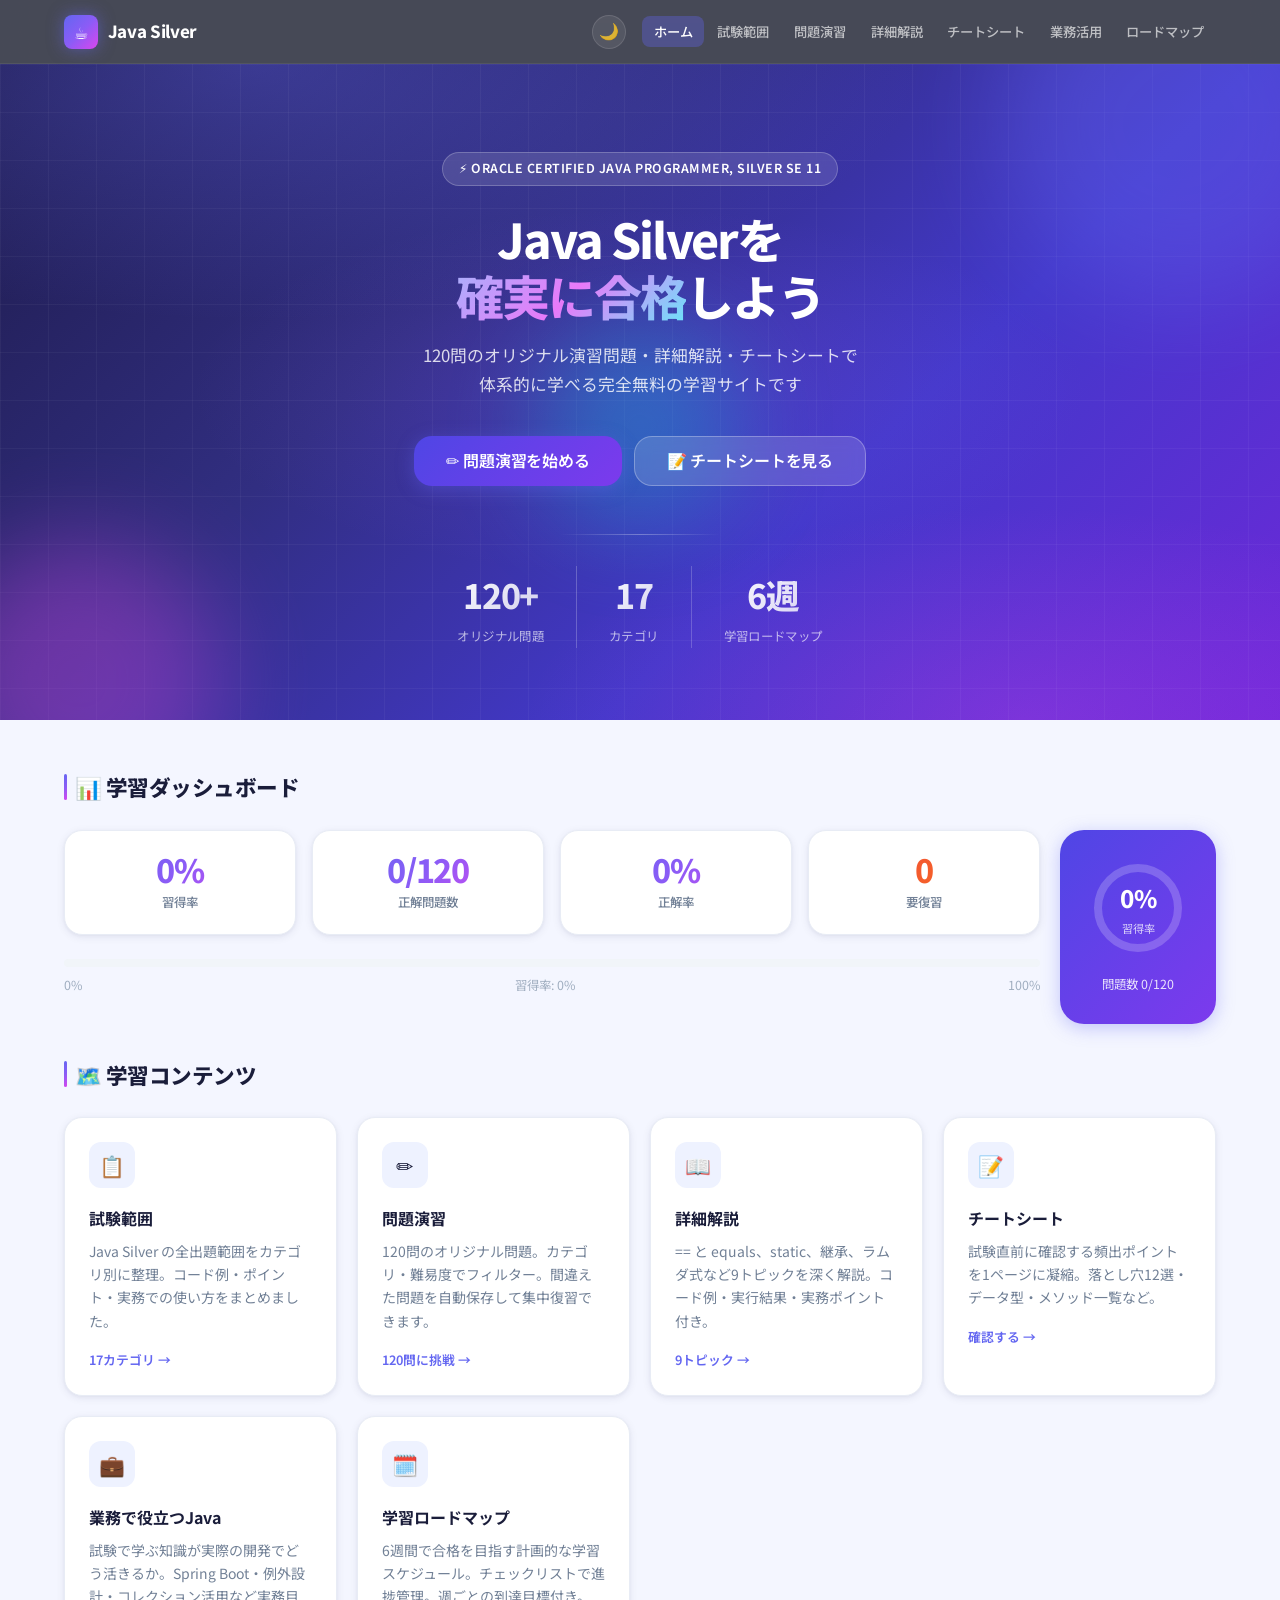
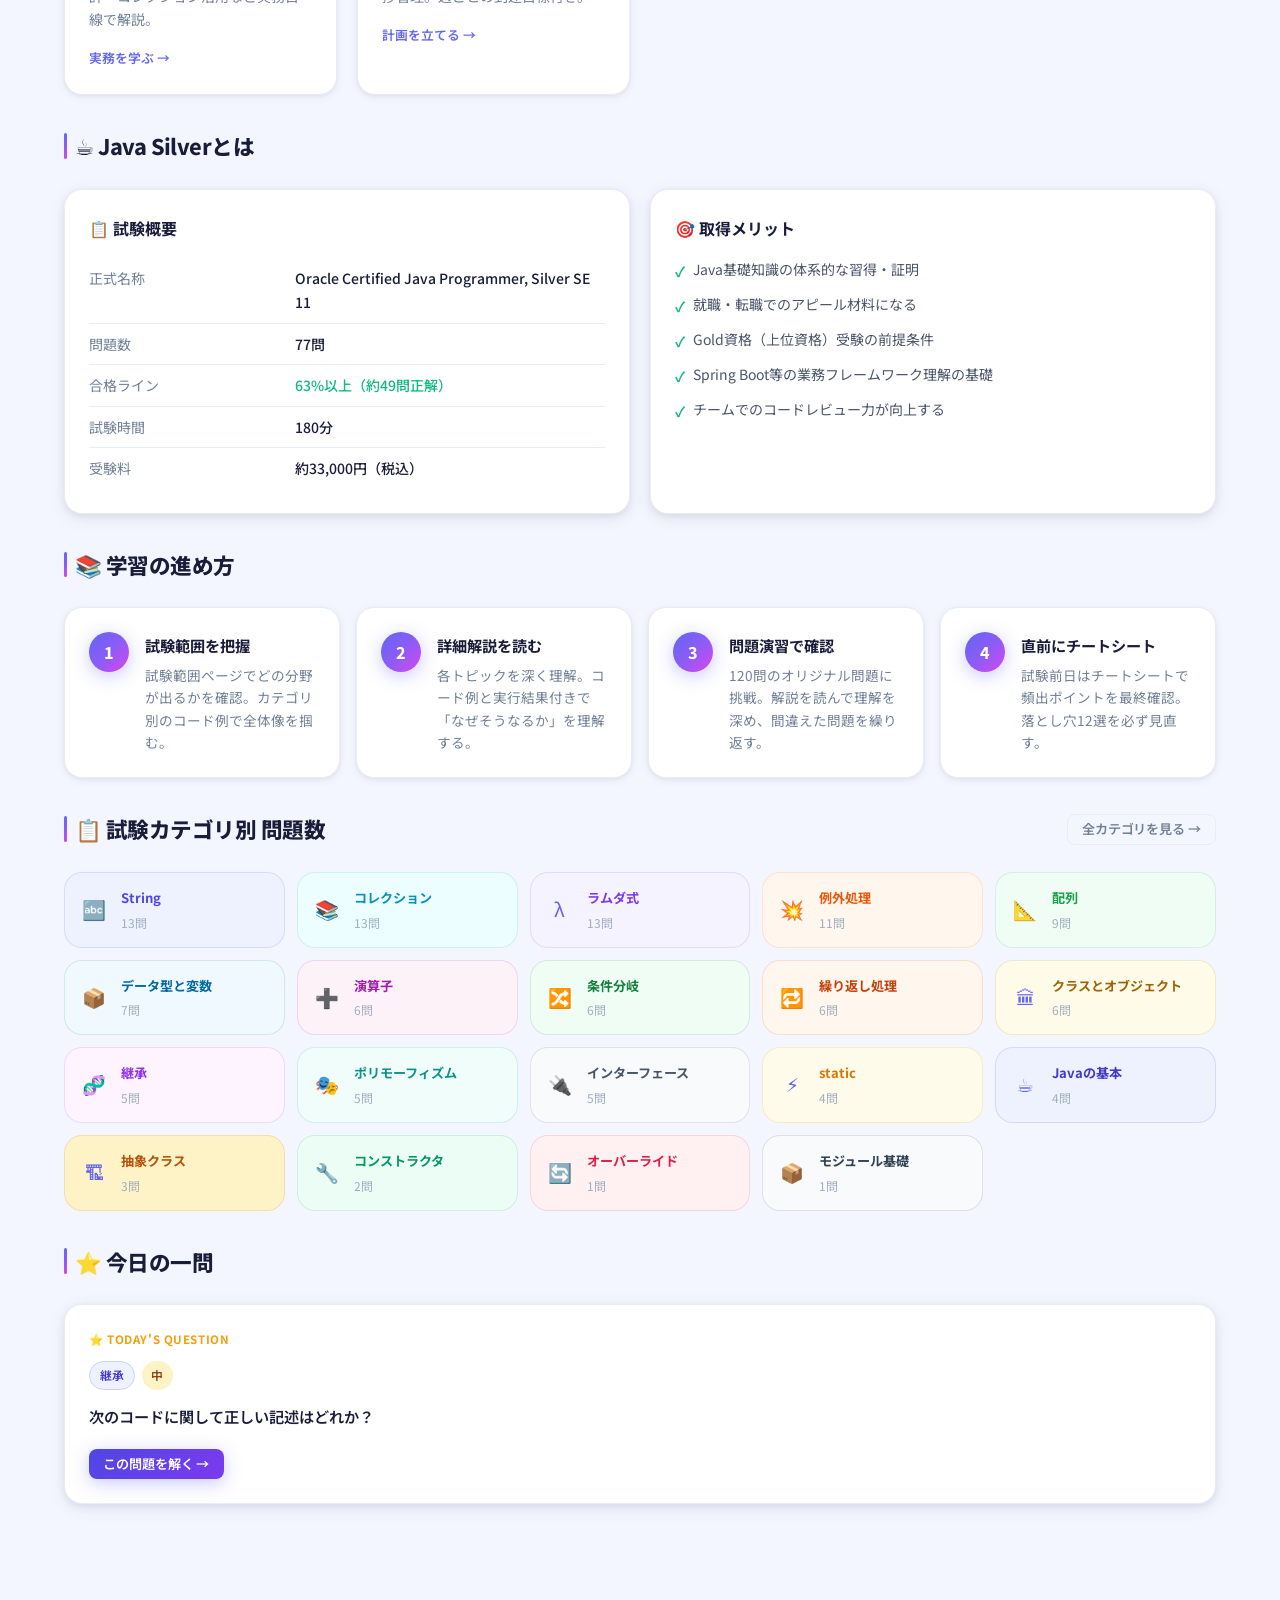
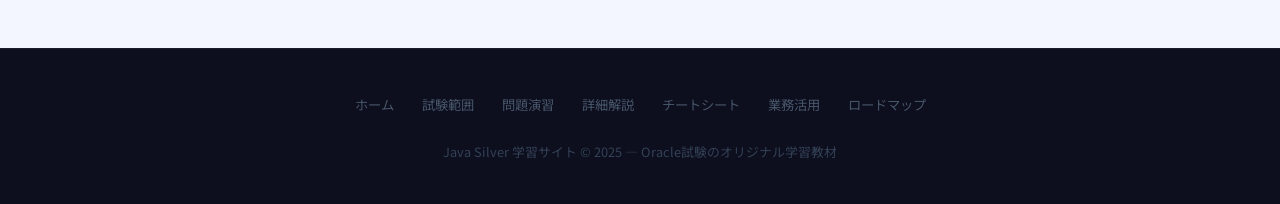
<file: index.html>
<!DOCTYPE html>
<html lang="ja">
<head>
<meta charset="UTF-8">
<meta name="viewport" content="width=device-width, initial-scale=1.0">
<title>Java Silver 学習サイト — 合格への道</title>
<link rel="stylesheet" href="css/style.css">
<script src="js/theme.js"></script>
<style>
.exam-overview-grid { display:grid; grid-template-columns:1fr 1fr; gap:1.25rem; }
.exam-row { display:flex; padding:0.5rem 0; border-bottom:1px solid var(--border); font-size:0.875rem; }
.exam-row:last-child { border-bottom:none; }
.exam-row-label { color:var(--text-muted); width:40%; flex-shrink:0; }
.exam-row-val { font-weight:500; color:var(--text); }
.benefit-list { display:flex; flex-direction:column; gap:0.6rem; }
.benefit-item { display:flex; align-items:flex-start; gap:0.5rem; font-size:0.875rem; color:var(--text-sub); line-height:1.65; }
.benefit-check { color:var(--success); font-weight:700; margin-top:0.15rem; flex-shrink:0; }
@media (max-width:640px) {
  .exam-overview-grid { grid-template-columns:1fr; }
}
</style>
</head>
<body>

<nav class="navbar">
  <div class="nav-inner">
    <div class="nav-logo">
      <div class="logo-icon">☕</div>
      <a href="index.html">Java Silver</a>
    </div>
    <div style="display:flex;align-items:center;gap:0.5rem;margin-left:auto">
      <button class="theme-toggle" aria-label="テーマ切替">🌙</button>
      <button class="nav-toggle" aria-label="メニュー">☰</button>
    </div>
    <ul class="nav-links">
      <li><a href="index.html" class="active">ホーム</a></li>
      <li><a href="exam.html">試験範囲</a></li>
      <li><a href="questions.html">問題演習</a></li>
      <li><a href="explanation.html">詳細解説</a></li>
      <li><a href="cheatsheet.html">チートシート</a></li>
      <li><a href="practical.html">業務活用</a></li>
      <li><a href="roadmap.html">ロードマップ</a></li>
    </ul>
  </div>
</nav>

<!-- Hero -->
<section class="hero">
  <div class="hero-grid-bg"></div>
  <div class="hero-orb hero-orb-1"></div>
  <div class="hero-orb hero-orb-2"></div>
  <div class="hero-orb hero-orb-3"></div>
  <div class="hero-content">
    <div class="hero-badge">⚡ Oracle Certified Java Programmer, Silver SE 11</div>
    <h1>Java Silverを<br><span class="highlight">確実に合格</span>しよう</h1>
    <p>120問のオリジナル演習問題・詳細解説・チートシートで<br>体系的に学べる完全無料の学習サイトです</p>
    <div class="hero-actions">
      <a href="questions.html" class="btn btn-primary btn-lg">✏️ 問題演習を始める</a>
      <a href="cheatsheet.html" class="btn btn-secondary btn-lg">📝 チートシートを見る</a>
    </div>
    <div class="hero-stat">
      <div class="hero-stat-item">
        <div class="hero-stat-num">120+</div>
        <div class="hero-stat-label">オリジナル問題</div>
      </div>
      <div class="hero-stat-divider"></div>
      <div class="hero-stat-item">
        <div class="hero-stat-num">17</div>
        <div class="hero-stat-label">カテゴリ</div>
      </div>
      <div class="hero-stat-divider"></div>
      <div class="hero-stat-item">
        <div class="hero-stat-num">6週</div>
        <div class="hero-stat-label">学習ロードマップ</div>
      </div>
    </div>
  </div>
</section>

<div class="container">

  <!-- 学習進捗ダッシュボード -->
  <section class="mb-4">
    <h2 class="section-title"><span class="title-line"></span>📊 学習ダッシュボード</h2>
    <div id="progress-area"></div>
  </section>

  <!-- 学習コンテンツ -->
  <section class="mb-4">
    <h2 class="section-title"><span class="title-line"></span>🗺️ 学習コンテンツ</h2>
    <div class="card-grid">
      <a href="exam.html" class="feature-card">
        <div class="feature-icon">📋</div>
        <h3 style="font-size:1rem;font-weight:700;margin-bottom:0.5rem;color:var(--text)">試験範囲</h3>
        <p style="font-size:0.875rem;color:var(--text-muted);line-height:1.65">Java Silver の全出題範囲をカテゴリ別に整理。コード例・ポイント・実務での使い方をまとめました。</p>
        <div style="margin-top:1rem;font-size:0.8rem;color:var(--primary);font-weight:600">17カテゴリ →</div>
      </a>
      <a href="questions.html" class="feature-card">
        <div class="feature-icon">✏️</div>
        <h3 style="font-size:1rem;font-weight:700;margin-bottom:0.5rem;color:var(--text)">問題演習</h3>
        <p style="font-size:0.875rem;color:var(--text-muted);line-height:1.65">120問のオリジナル問題。カテゴリ・難易度でフィルター。間違えた問題を自動保存して集中復習できます。</p>
        <div style="margin-top:1rem;font-size:0.8rem;color:var(--primary);font-weight:600">120問に挑戦 →</div>
      </a>
      <a href="explanation.html" class="feature-card">
        <div class="feature-icon">📖</div>
        <h3 style="font-size:1rem;font-weight:700;margin-bottom:0.5rem;color:var(--text)">詳細解説</h3>
        <p style="font-size:0.875rem;color:var(--text-muted);line-height:1.65">== と equals、static、継承、ラムダ式など9トピックを深く解説。コード例・実行結果・実務ポイント付き。</p>
        <div style="margin-top:1rem;font-size:0.8rem;color:var(--primary);font-weight:600">9トピック →</div>
      </a>
      <a href="cheatsheet.html" class="feature-card">
        <div class="feature-icon">📝</div>
        <h3 style="font-size:1rem;font-weight:700;margin-bottom:0.5rem;color:var(--text)">チートシート</h3>
        <p style="font-size:0.875rem;color:var(--text-muted);line-height:1.65">試験直前に確認する頻出ポイントを1ページに凝縮。落とし穴12選・データ型・メソッド一覧など。</p>
        <div style="margin-top:1rem;font-size:0.8rem;color:var(--primary);font-weight:600">確認する →</div>
      </a>
      <a href="practical.html" class="feature-card">
        <div class="feature-icon">💼</div>
        <h3 style="font-size:1rem;font-weight:700;margin-bottom:0.5rem;color:var(--text)">業務で役立つJava</h3>
        <p style="font-size:0.875rem;color:var(--text-muted);line-height:1.65">試験で学ぶ知識が実際の開発でどう活きるか。Spring Boot・例外設計・コレクション活用など実務目線で解説。</p>
        <div style="margin-top:1rem;font-size:0.8rem;color:var(--primary);font-weight:600">実務を学ぶ →</div>
      </a>
      <a href="roadmap.html" class="feature-card">
        <div class="feature-icon">🗓️</div>
        <h3 style="font-size:1rem;font-weight:700;margin-bottom:0.5rem;color:var(--text)">学習ロードマップ</h3>
        <p style="font-size:0.875rem;color:var(--text-muted);line-height:1.65">6週間で合格を目指す計画的な学習スケジュール。チェックリストで進捗管理。週ごとの到達目標付き。</p>
        <div style="margin-top:1rem;font-size:0.8rem;color:var(--primary);font-weight:600">計画を立てる →</div>
      </a>
    </div>
  </section>

  <!-- Java Silverとは -->
  <section class="mb-4">
    <h2 class="section-title"><span class="title-line"></span>☕ Java Silverとは</h2>
    <div class="exam-overview-grid">
      <div class="card">
        <h3 style="margin-bottom:1rem;font-size:1rem;font-weight:700;color:var(--text)">📋 試験概要</h3>
        <div class="exam-row"><span class="exam-row-label">正式名称</span><span class="exam-row-val">Oracle Certified Java Programmer, Silver SE 11</span></div>
        <div class="exam-row"><span class="exam-row-label">問題数</span><span class="exam-row-val">77問</span></div>
        <div class="exam-row"><span class="exam-row-label">合格ライン</span><span class="exam-row-val" style="color:var(--success)">63%以上（約49問正解）</span></div>
        <div class="exam-row"><span class="exam-row-label">試験時間</span><span class="exam-row-val">180分</span></div>
        <div class="exam-row" style="border-bottom:none"><span class="exam-row-label">受験料</span><span class="exam-row-val">約33,000円（税込）</span></div>
      </div>
      <div class="card">
        <h3 style="margin-bottom:1rem;font-size:1rem;font-weight:700;color:var(--text)">🎯 取得メリット</h3>
        <ul class="benefit-list">
          <li class="benefit-item"><span class="benefit-check">✓</span>Java基礎知識の体系的な習得・証明</li>
          <li class="benefit-item"><span class="benefit-check">✓</span>就職・転職でのアピール材料になる</li>
          <li class="benefit-item"><span class="benefit-check">✓</span>Gold資格（上位資格）受験の前提条件</li>
          <li class="benefit-item"><span class="benefit-check">✓</span>Spring Boot等の業務フレームワーク理解の基礎</li>
          <li class="benefit-item"><span class="benefit-check">✓</span>チームでのコードレビュー力が向上する</li>
        </ul>
      </div>
    </div>
  </section>

  <!-- 学習の進め方 -->
  <section class="mb-4">
    <h2 class="section-title"><span class="title-line"></span>📚 学習の進め方</h2>
    <div style="display:grid;grid-template-columns:repeat(auto-fill,minmax(240px,1fr));gap:1rem">
      <div class="step-card">
        <div class="step-num">1</div>
        <div class="step-body">
          <h3>試験範囲を把握</h3>
          <p>試験範囲ページでどの分野が出るかを確認。カテゴリ別のコード例で全体像を掴む。</p>
        </div>
      </div>
      <div class="step-card">
        <div class="step-num">2</div>
        <div class="step-body">
          <h3>詳細解説を読む</h3>
          <p>各トピックを深く理解。コード例と実行結果付きで「なぜそうなるか」を理解する。</p>
        </div>
      </div>
      <div class="step-card">
        <div class="step-num">3</div>
        <div class="step-body">
          <h3>問題演習で確認</h3>
          <p>120問のオリジナル問題に挑戦。解説を読んで理解を深め、間違えた問題を繰り返す。</p>
        </div>
      </div>
      <div class="step-card">
        <div class="step-num">4</div>
        <div class="step-body">
          <h3>直前にチートシート</h3>
          <p>試験前日はチートシートで頻出ポイントを最終確認。落とし穴12選を必ず見直す。</p>
        </div>
      </div>
    </div>
  </section>

  <!-- 試験範囲カテゴリ -->
  <section class="mb-4">
    <div style="display:flex;align-items:center;justify-content:space-between;margin-bottom:1.5rem;flex-wrap:wrap;gap:0.5rem">
      <h2 class="section-title" style="margin-bottom:0"><span class="title-line"></span>📋 試験カテゴリ別 問題数</h2>
      <a href="exam.html" class="btn btn-ghost btn-sm">全カテゴリを見る →</a>
    </div>
    <div id="category-grid" style="display:grid;grid-template-columns:repeat(auto-fill,minmax(200px,1fr));gap:0.75rem"></div>
  </section>

  <!-- 今日の問題 -->
  <section class="mb-4">
    <h2 class="section-title"><span class="title-line"></span>⭐ 今日の一問</h2>
    <div id="today-question" class="card"></div>
  </section>

</div>

<footer>
  <div class="footer-inner">
    <div class="footer-links">
      <a href="index.html">ホーム</a>
      <a href="exam.html">試験範囲</a>
      <a href="questions.html">問題演習</a>
      <a href="explanation.html">詳細解説</a>
      <a href="cheatsheet.html">チートシート</a>
      <a href="practical.html">業務活用</a>
      <a href="roadmap.html">ロードマップ</a>
    </div>
    <p class="footer-copy">Java Silver 学習サイト &copy; 2025 — Oracle試験のオリジナル学習教材</p>
  </div>
</footer>

<script src="js/questions.js"></script>
<script src="js/storage.js"></script>
<script src="js/app.js"></script>
<script>
// ===== カテゴリグリッド =====
const categoryColors = {
  "String":         {bg:"#eef2ff", darkBg:"rgba(99,102,241,.12)",  icon:"🔤", color:"#4f46e5"},
  "配列":            {bg:"#f0fdf4", darkBg:"rgba(22,163,74,.12)",   icon:"📐", color:"#16a34a"},
  "static":         {bg:"#fffbeb", darkBg:"rgba(217,119,6,.12)",   icon:"⚡", color:"#d97706"},
  "継承":            {bg:"#fdf4ff", darkBg:"rgba(147,51,234,.12)",  icon:"🧬", color:"#9333ea"},
  "オーバーライド":   {bg:"#fff1f2", darkBg:"rgba(225,29,72,.12)",   icon:"🔄", color:"#e11d48"},
  "ポリモーフィズム": {bg:"#f0fdfa", darkBg:"rgba(13,148,136,.12)", icon:"🎭", color:"#0d9488"},
  "インターフェース": {bg:"#f8fafc", darkBg:"rgba(71,85,105,.12)",  icon:"🔌", color:"#475569"},
  "抽象クラス":      {bg:"#fef3c7", darkBg:"rgba(180,83,9,.12)",   icon:"🏗", color:"#b45309"},
  "例外処理":        {bg:"#fff7ed", darkBg:"rgba(234,88,12,.12)",   icon:"💥", color:"#ea580c"},
  "コレクション":    {bg:"#ecfeff", darkBg:"rgba(8,145,178,.12)",   icon:"📚", color:"#0891b2"},
  "ラムダ式":        {bg:"#f5f3ff", darkBg:"rgba(124,58,237,.12)",  icon:"λ",  color:"#7c3aed"},
  "データ型と変数":   {bg:"#f0f9ff", darkBg:"rgba(3,105,161,.12)",  icon:"📦", color:"#0369a1"},
  "演算子":          {bg:"#fdf2f8", darkBg:"rgba(162,28,175,.12)",  icon:"➕", color:"#a21caf"},
  "条件分岐":        {bg:"#f0fdf4", darkBg:"rgba(21,128,61,.12)",   icon:"🔀", color:"#15803d"},
  "繰り返し処理":    {bg:"#fff7ed", darkBg:"rgba(194,65,12,.12)",   icon:"🔁", color:"#c2410c"},
  "クラスとオブジェクト":{bg:"#fefce8", darkBg:"rgba(161,98,7,.12)",icon:"🏛", color:"#a16207"},
  "コンストラクタ":   {bg:"#ecfdf5", darkBg:"rgba(5,150,105,.12)",  icon:"🔧", color:"#059669"},
  "Javaの基本":     {bg:"#eef2ff", darkBg:"rgba(67,56,202,.12)",   icon:"☕", color:"#4338ca"},
  "モジュール基礎":   {bg:"#f8fafc", darkBg:"rgba(51,65,85,.12)",   icon:"📦", color:"#334155"},
};

const isDark = () => document.documentElement.getAttribute('data-theme') === 'dark';

const catCount = {};
QUESTIONS.forEach(q => { catCount[q.category] = (catCount[q.category]||0)+1; });

const grid = document.getElementById("category-grid");
Object.entries(catCount).sort((a,b)=>b[1]-a[1]).forEach(([cat, count]) => {
  const info = categoryColors[cat] || {bg:"#f8fafc", darkBg:"rgba(71,85,105,.1)", icon:"☕", color:"#475569"};
  const el = document.createElement("a");
  el.href = "questions.html";
  el.className = "cat-tile";

  function updateStyle() {
    const bg = isDark() ? info.darkBg : info.bg;
    el.style.cssText = [
      `text-decoration:none`,
      `background:${bg}`,
      `border:1px solid ${info.color}22`,
      `border-radius:var(--r-lg)`,
      `padding:0.875rem`,
      `display:flex`,
      `align-items:center`,
      `gap:0.75rem`,
      `transition:all 0.2s`,
    ].join(';');
  }
  updateStyle();

  el.innerHTML = `
    <span style="font-size:1.2rem;width:30px;text-align:center;flex-shrink:0">${info.icon}</span>
    <div>
      <div style="font-size:0.82rem;font-weight:700;color:${info.color}">${cat}</div>
      <div style="font-size:0.75rem;color:var(--text-xmuted);margin-top:0.1rem">${count}問</div>
    </div>
  `;
  el.addEventListener("mouseover", () => {
    el.style.boxShadow = `0 4px 16px ${info.color}33`;
    el.style.transform = "translateY(-3px)";
  });
  el.addEventListener("mouseout", () => {
    el.style.boxShadow = "none";
    el.style.transform = "";
  });

  // re-apply bg on theme toggle
  const obs = new MutationObserver(updateStyle);
  obs.observe(document.documentElement, { attributes: true, attributeFilter: ['data-theme'] });

  grid.appendChild(el);
});

// ===== 今日の一問 =====
const today = new Date();
const seed  = today.getFullYear()*10000 + (today.getMonth()+1)*100 + today.getDate();
const q = QUESTIONS[seed % QUESTIONS.length];
const diffMap = { easy:"易", medium:"中", hard:"難" };
const diffCls = { easy:"badge-easy", medium:"badge-medium", hard:"badge-hard" };
document.getElementById("today-question").innerHTML = `
  <div style="display:flex;align-items:center;gap:0.5rem;margin-bottom:0.75rem">
    <span style="font-size:0.72rem;font-weight:700;color:var(--warning);text-transform:uppercase;letter-spacing:0.05em">⭐ TODAY'S QUESTION</span>
  </div>
  <div style="display:flex;gap:0.45rem;margin-bottom:0.875rem">
    <span class="badge badge-category">${q.category}</span>
    <span class="badge ${diffCls[q.difficulty]}">${diffMap[q.difficulty]}</span>
  </div>
  <p style="font-size:0.95rem;font-weight:600;color:var(--text);line-height:1.65;margin-bottom:1.25rem">${q.question}</p>
  <a href="questions.html" class="btn btn-primary btn-sm">この問題を解く →</a>
`;

// ===== 学習ダッシュボード =====
const ProgressApp = {
  renderSummary() {
    const area = document.getElementById("progress-area");
    if (!area) return;
    const p = Storage.getProgress();
    const s = Storage.getStats();
    const wrongCount = Storage.getWrongIds().length;
    const circumference = 2 * Math.PI * 40;
    const offset = circumference - (p.rate / 100) * circumference;

    area.innerHTML = `
      <div style="display:grid;grid-template-columns:1fr auto;gap:1.25rem;align-items:start">
        <div>
          <div class="stats-grid" style="grid-template-columns:repeat(4,1fr)">
            <div class="stat-card">
              <span class="stat-num">${p.rate}%</span>
              <span class="stat-label">習得率</span>
            </div>
            <div class="stat-card">
              <span class="stat-num">${p.correct}/${p.total}</span>
              <span class="stat-label">正解問題数</span>
            </div>
            <div class="stat-card">
              <span class="stat-num">${s.accuracy}%</span>
              <span class="stat-label">正解率</span>
            </div>
            <div class="stat-card">
              <span class="stat-num" style="background:linear-gradient(135deg,#ef4444,#f97316);-webkit-background-clip:text;-webkit-text-fill-color:transparent;background-clip:text">${wrongCount}</span>
              <span class="stat-label">要復習</span>
            </div>
          </div>
          <div class="progress-bar-wrap">
            <div class="progress-bar" style="width:${p.rate}%"></div>
          </div>
          <div style="display:flex;justify-content:space-between;font-size:0.78rem;color:var(--text-xmuted);margin-top:-1rem">
            <span>0%</span><span>習得率: ${p.rate}%</span><span>100%</span>
          </div>
        </div>
        <div class="mini-score-card" style="min-width:130px">
          <div class="mini-score-ring">
            <svg viewBox="0 0 100 100" width="100" height="100">
              <circle class="mini-ring-bg" cx="50" cy="50" r="40"/>
              <circle class="mini-ring-fill" cx="50" cy="50" r="40"
                stroke-dasharray="${circumference}"
                stroke-dashoffset="${offset}"/>
            </svg>
            <div class="mini-ring-text">
              <div class="mini-pct">${p.rate}%</div>
              <div class="mini-label">習得率</div>
            </div>
          </div>
          <div style="font-size:0.78rem;opacity:0.85">問題数 ${p.tried}/${p.total}</div>
        </div>
      </div>
    `;
  }
};
ProgressApp.renderSummary();
</script>
</body>
</html>
</file>
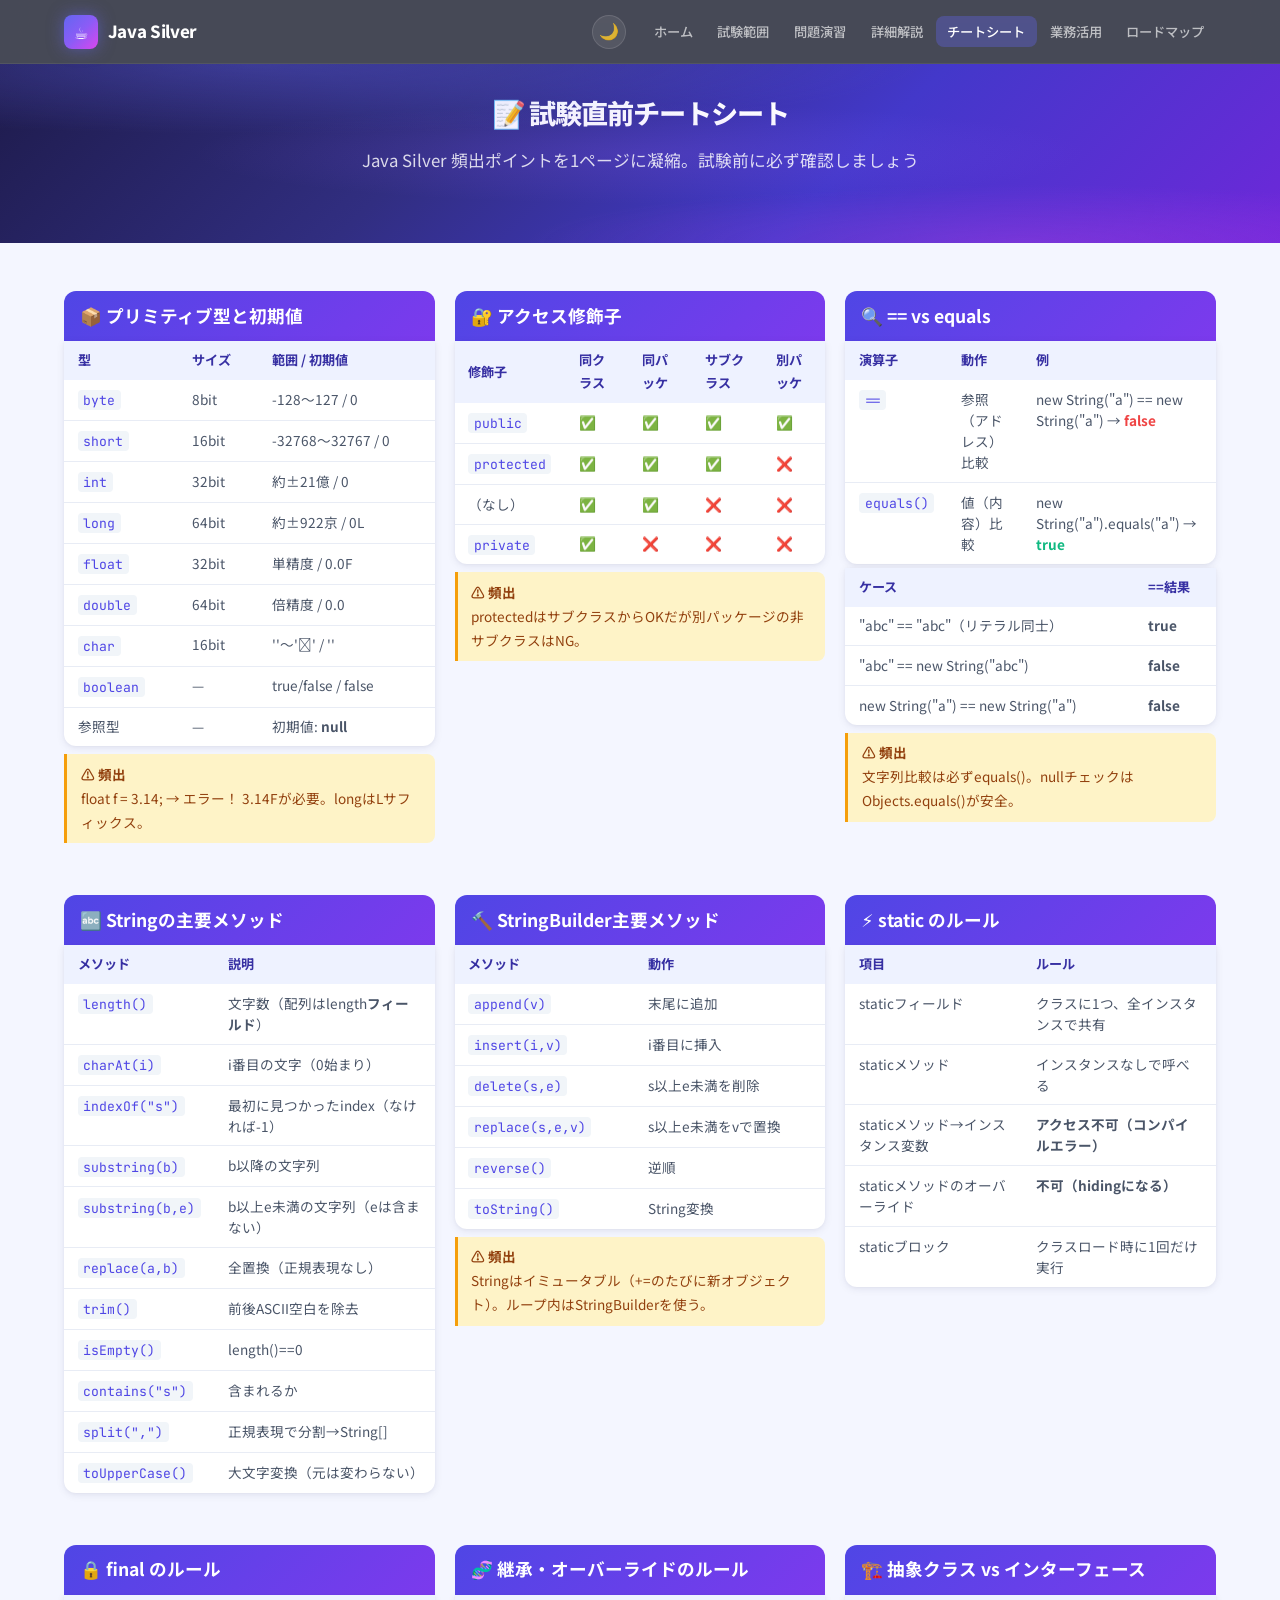
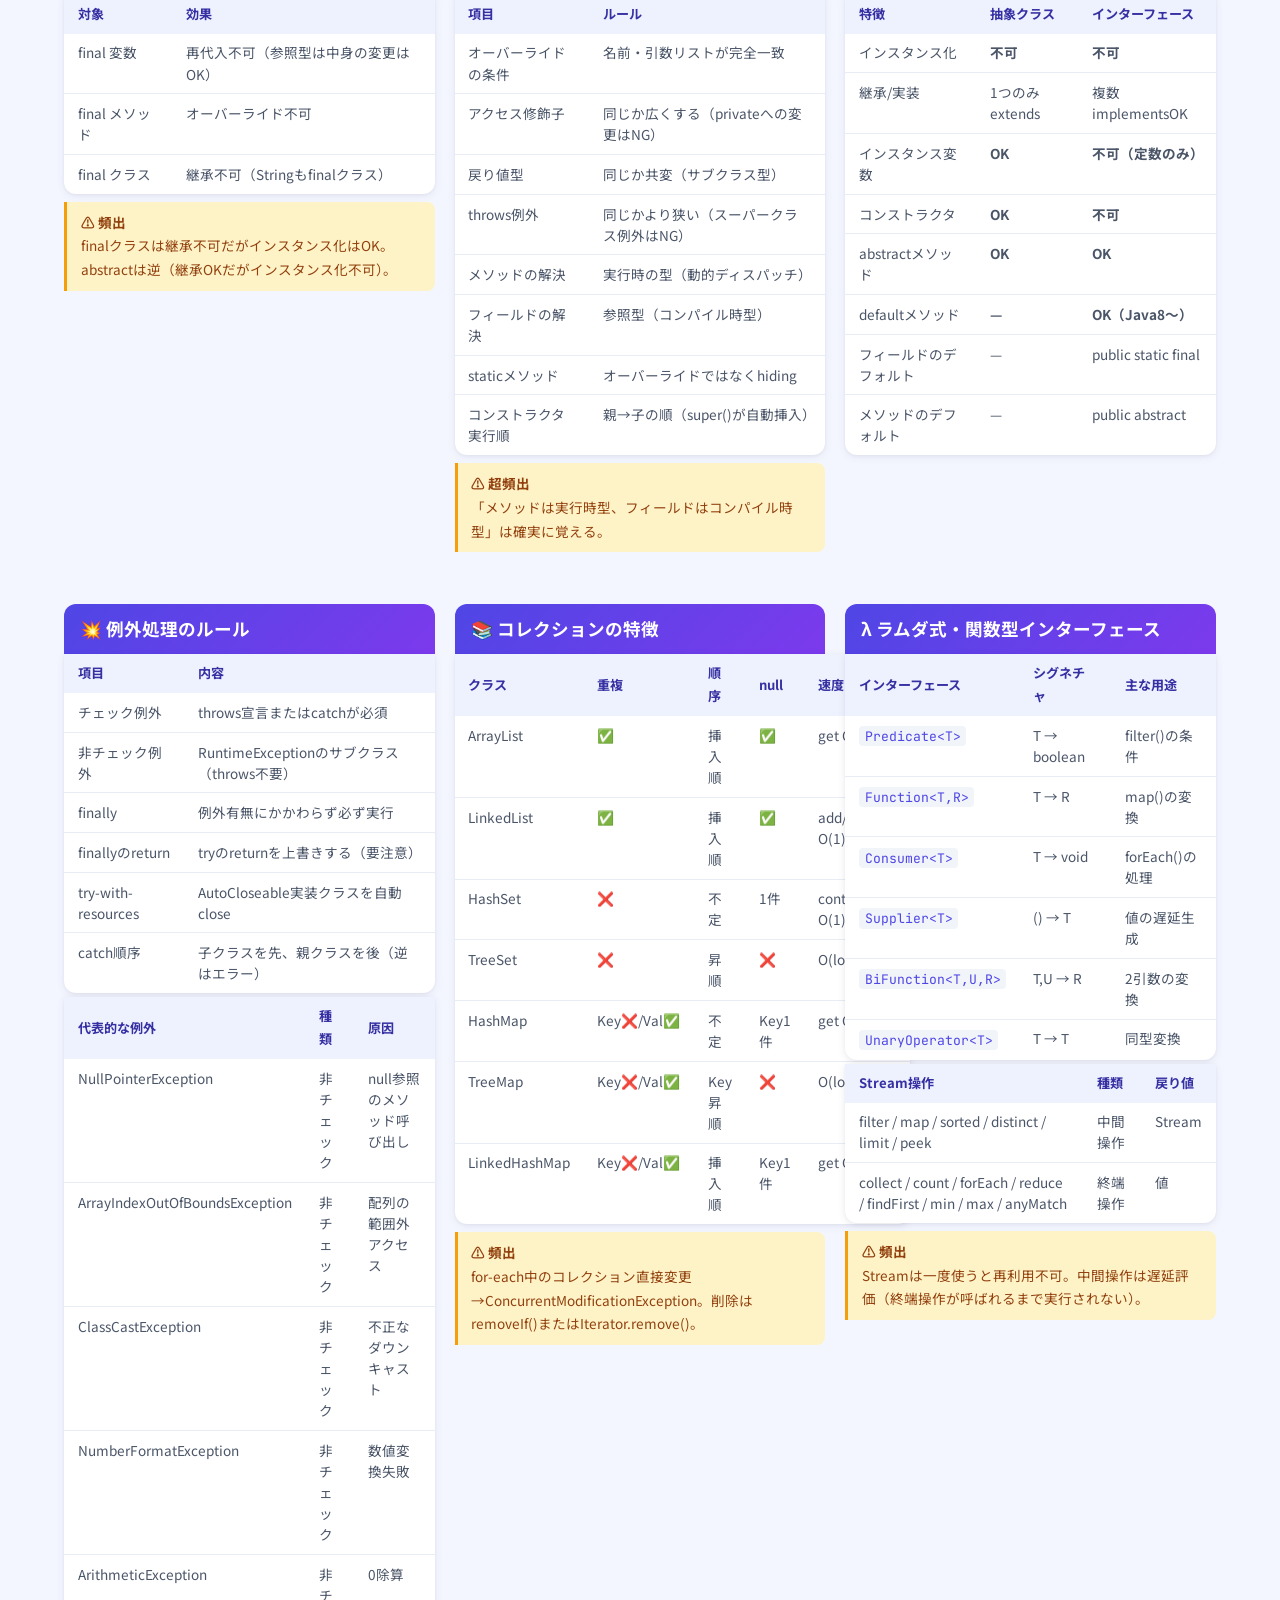
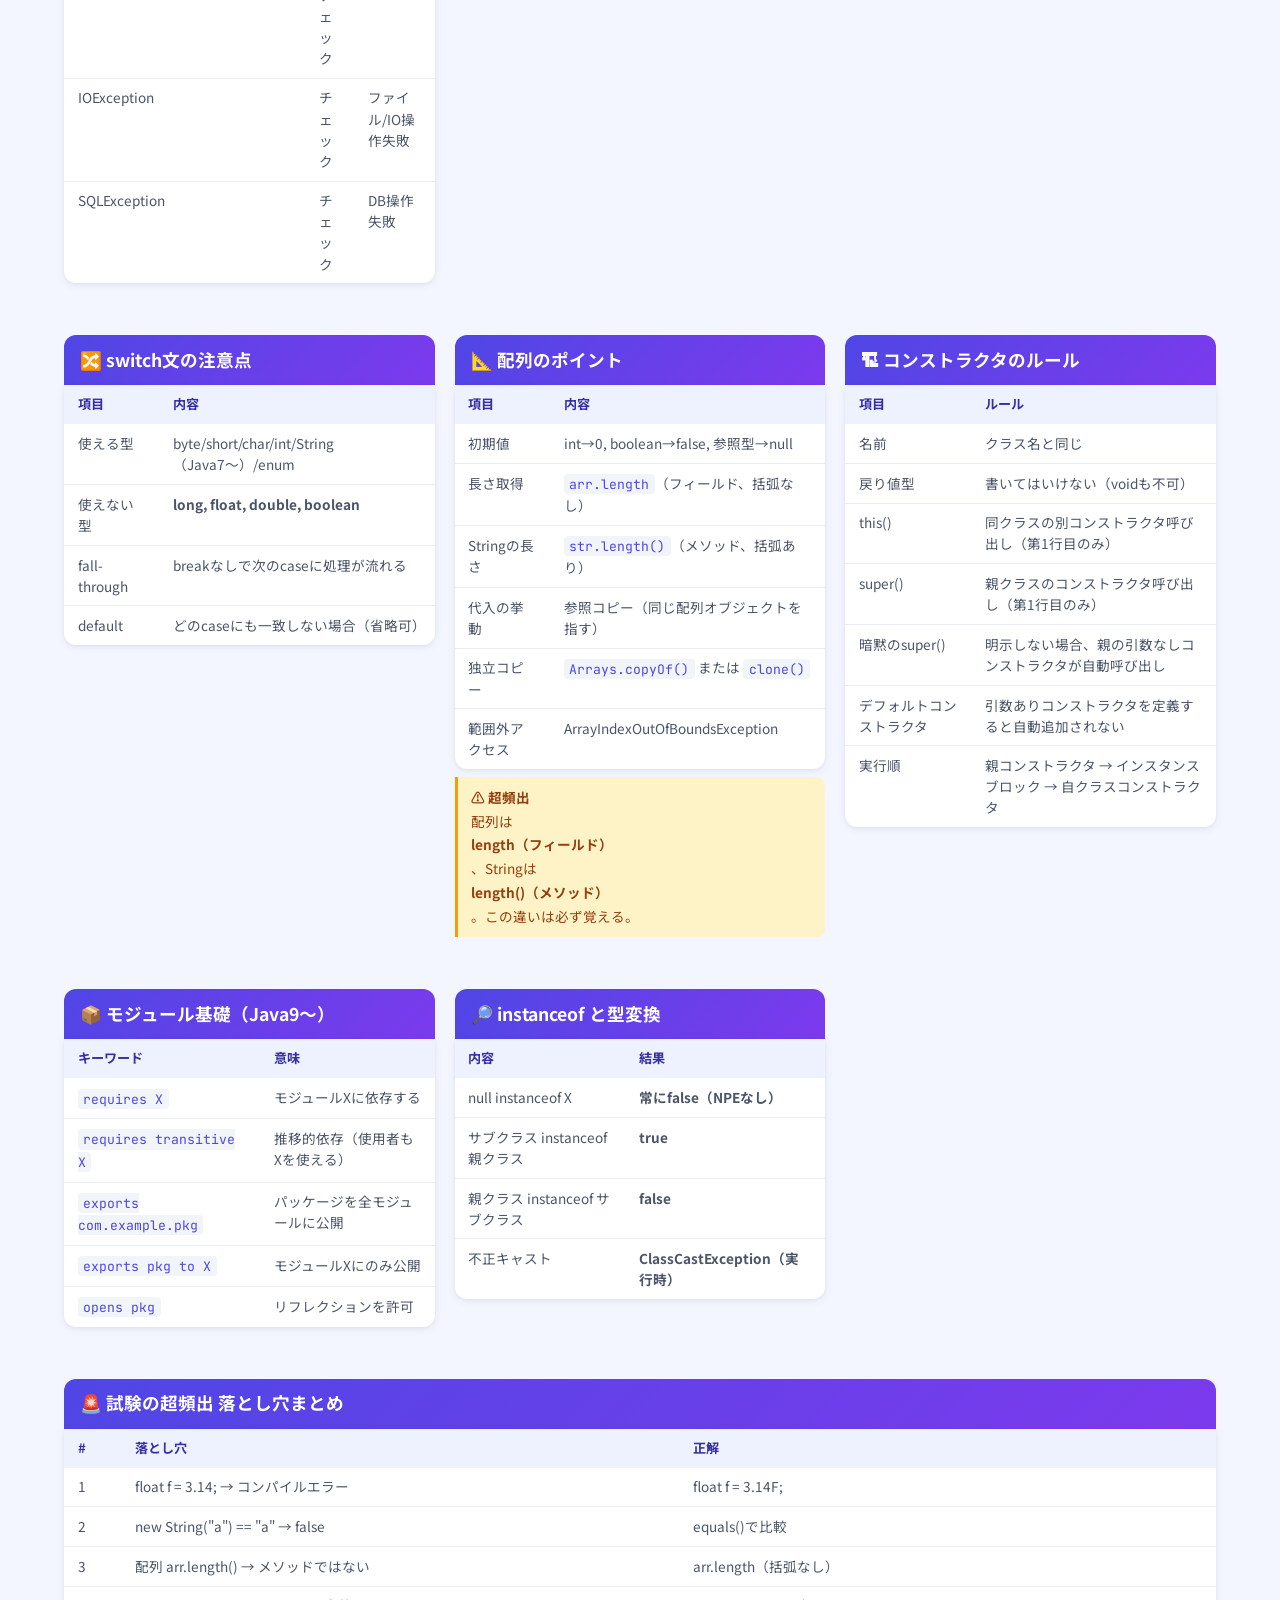
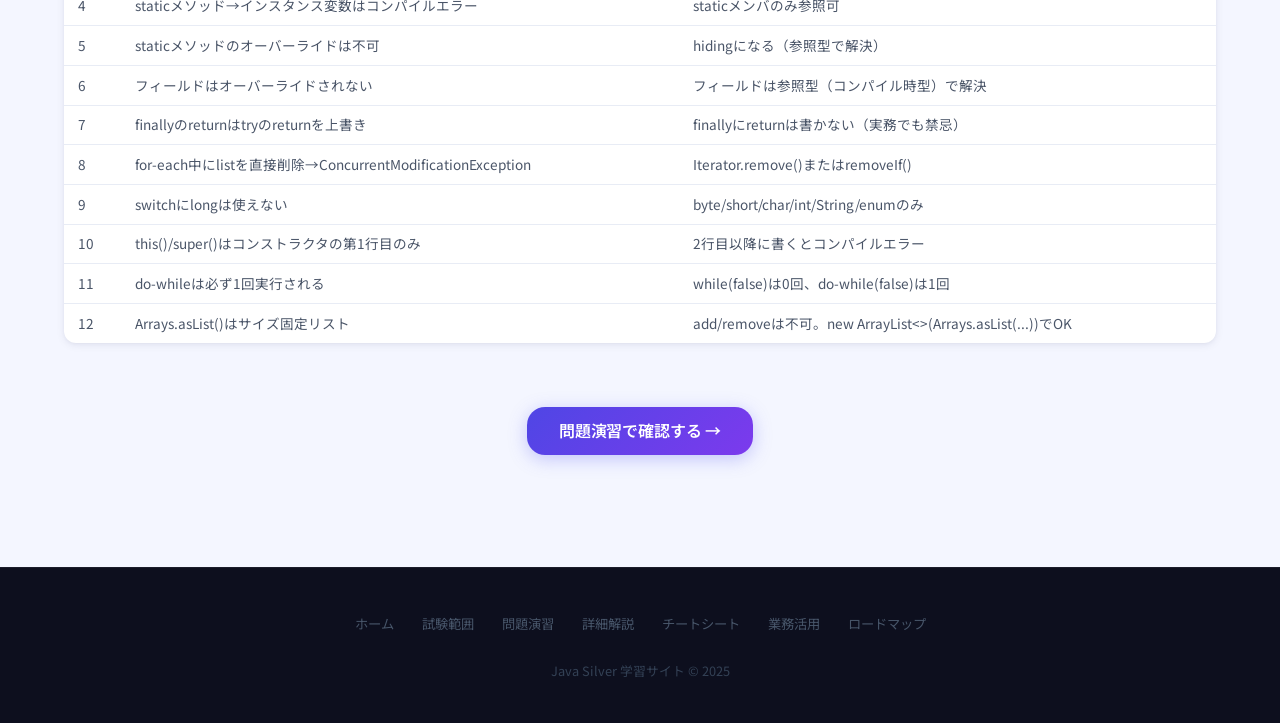
<file: cheatsheet.html>
<!DOCTYPE html>
<html lang="ja">
<head>
<meta charset="UTF-8">
<meta name="viewport" content="width=device-width, initial-scale=1.0">
<title>チートシート | Java Silver 学習サイト</title>
<link rel="stylesheet" href="css/style.css">
<script src="js/theme.js"></script>
</head>
<body>

<nav class="navbar">
  <div class="nav-inner">
    <div class="nav-logo">
      <div class="logo-icon">☕</div>
      <a href="index.html">Java Silver</a>
    </div>
    <div style="display:flex;align-items:center;gap:0.5rem;margin-left:auto">
      <button class="theme-toggle" aria-label="テーマ切替">🌙</button>
      <button class="nav-toggle" aria-label="メニュー">☰</button>
    </div>
    <ul class="nav-links">
      <li><a href="index.html">ホーム</a></li>
      <li><a href="exam.html">試験範囲</a></li>
      <li><a href="questions.html">問題演習</a></li>
      <li><a href="explanation.html">詳細解説</a></li>
      <li><a href="cheatsheet.html">チートシート</a></li>
      <li><a href="practical.html">業務活用</a></li>
      <li><a href="roadmap.html">ロードマップ</a></li>
    </ul>
  </div>
</nav>

<section class="hero" style="padding:2rem 1rem">
  <h1 style="font-size:1.7rem">📝 試験直前チートシート</h1>
  <p>Java Silver 頻出ポイントを1ページに凝縮。試験前に必ず確認しましょう</p>
</section>

<div class="container">

<div class="cs-grid">

  <!-- データ型 -->
  <section class="cs-section">
    <h2>📦 プリミティブ型と初期値</h2>
    <table class="cs-table">
      <tr><th>型</th><th>サイズ</th><th>範囲 / 初期値</th></tr>
      <tr><td><span class="cs-code">byte</span></td><td>8bit</td><td>-128〜127 / 0</td></tr>
      <tr><td><span class="cs-code">short</span></td><td>16bit</td><td>-32768〜32767 / 0</td></tr>
      <tr><td><span class="cs-code">int</span></td><td>32bit</td><td>約±21億 / 0</td></tr>
      <tr><td><span class="cs-code">long</span></td><td>64bit</td><td>約±922京 / 0L</td></tr>
      <tr><td><span class="cs-code">float</span></td><td>32bit</td><td>単精度 / 0.0F</td></tr>
      <tr><td><span class="cs-code">double</span></td><td>64bit</td><td>倍精度 / 0.0</td></tr>
      <tr><td><span class="cs-code">char</span></td><td>16bit</td><td>' '〜'￿' / ' '</td></tr>
      <tr><td><span class="cs-code">boolean</span></td><td>—</td><td>true/false / false</td></tr>
      <tr><td>参照型</td><td>—</td><td>初期値: <strong>null</strong></td></tr>
    </table>
    <div class="tip"><strong>⚠️ 頻出</strong>float f = 3.14; → エラー！ 3.14Fが必要。longはLサフィックス。</div>
  </section>

  <!-- アクセス修飾子 -->
  <section class="cs-section">
    <h2>🔐 アクセス修飾子</h2>
    <table class="cs-table">
      <tr><th>修飾子</th><th>同クラス</th><th>同パッケ</th><th>サブクラス</th><th>別パッケ</th></tr>
      <tr><td><span class="cs-code">public</span></td><td class="ok">✅</td><td class="ok">✅</td><td class="ok">✅</td><td class="ok">✅</td></tr>
      <tr><td><span class="cs-code">protected</span></td><td class="ok">✅</td><td class="ok">✅</td><td class="ok">✅</td><td class="ng">❌</td></tr>
      <tr><td>（なし）</td><td class="ok">✅</td><td class="ok">✅</td><td class="ng">❌</td><td class="ng">❌</td></tr>
      <tr><td><span class="cs-code">private</span></td><td class="ok">✅</td><td class="ng">❌</td><td class="ng">❌</td><td class="ng">❌</td></tr>
    </table>
    <div class="tip"><strong>⚠️ 頻出</strong>protectedはサブクラスからOKだが別パッケージの非サブクラスはNG。</div>
  </section>

  <!-- == vs equals -->
  <section class="cs-section">
    <h2>🔍 == vs equals</h2>
    <table class="cs-table">
      <tr><th>演算子</th><th>動作</th><th>例</th></tr>
      <tr><td><span class="cs-code">==</span></td><td>参照（アドレス）比較</td><td>new String("a") == new String("a") → <span class="ng">false</span></td></tr>
      <tr><td><span class="cs-code">equals()</span></td><td>値（内容）比較</td><td>new String("a").equals("a") → <span class="ok">true</span></td></tr>
    </table>
    <table class="cs-table" style="margin-top:4px">
      <tr><th>ケース</th><th>==結果</th></tr>
      <tr><td>"abc" == "abc"（リテラル同士）</td><td class="ok">true</td></tr>
      <tr><td>"abc" == new String("abc")</td><td class="ng">false</td></tr>
      <tr><td>new String("a") == new String("a")</td><td class="ng">false</td></tr>
    </table>
    <div class="tip"><strong>⚠️ 頻出</strong>文字列比較は必ずequals()。nullチェックはObjects.equals()が安全。</div>
  </section>

  <!-- String主要メソッド -->
  <section class="cs-section">
    <h2>🔤 Stringの主要メソッド</h2>
    <table class="cs-table">
      <tr><th>メソッド</th><th>説明</th></tr>
      <tr><td><span class="cs-code">length()</span></td><td>文字数（配列はlength<strong>フィールド</strong>）</td></tr>
      <tr><td><span class="cs-code">charAt(i)</span></td><td>i番目の文字（0始まり）</td></tr>
      <tr><td><span class="cs-code">indexOf("s")</span></td><td>最初に見つかったindex（なければ-1）</td></tr>
      <tr><td><span class="cs-code">substring(b)</span></td><td>b以降の文字列</td></tr>
      <tr><td><span class="cs-code">substring(b,e)</span></td><td>b以上e未満の文字列（eは含まない）</td></tr>
      <tr><td><span class="cs-code">replace(a,b)</span></td><td>全置換（正規表現なし）</td></tr>
      <tr><td><span class="cs-code">trim()</span></td><td>前後ASCII空白を除去</td></tr>
      <tr><td><span class="cs-code">isEmpty()</span></td><td>length()==0</td></tr>
      <tr><td><span class="cs-code">contains("s")</span></td><td>含まれるか</td></tr>
      <tr><td><span class="cs-code">split(",")</span></td><td>正規表現で分割→String[]</td></tr>
      <tr><td><span class="cs-code">toUpperCase()</span></td><td>大文字変換（元は変わらない）</td></tr>
    </table>
  </section>

  <!-- StringBuilder -->
  <section class="cs-section">
    <h2>🔨 StringBuilder主要メソッド</h2>
    <table class="cs-table">
      <tr><th>メソッド</th><th>動作</th></tr>
      <tr><td><span class="cs-code">append(v)</span></td><td>末尾に追加</td></tr>
      <tr><td><span class="cs-code">insert(i,v)</span></td><td>i番目に挿入</td></tr>
      <tr><td><span class="cs-code">delete(s,e)</span></td><td>s以上e未満を削除</td></tr>
      <tr><td><span class="cs-code">replace(s,e,v)</span></td><td>s以上e未満をvで置換</td></tr>
      <tr><td><span class="cs-code">reverse()</span></td><td>逆順</td></tr>
      <tr><td><span class="cs-code">toString()</span></td><td>String変換</td></tr>
    </table>
    <div class="tip"><strong>⚠️ 頻出</strong>Stringはイミュータブル（+=のたびに新オブジェクト）。ループ内はStringBuilderを使う。</div>
  </section>

  <!-- static -->
  <section class="cs-section">
    <h2>⚡ static のルール</h2>
    <table class="cs-table">
      <tr><th>項目</th><th>ルール</th></tr>
      <tr><td>staticフィールド</td><td>クラスに1つ、全インスタンスで共有</td></tr>
      <tr><td>staticメソッド</td><td>インスタンスなしで呼べる</td></tr>
      <tr><td>staticメソッド→インスタンス変数</td><td class="ng">アクセス不可（コンパイルエラー）</td></tr>
      <tr><td>staticメソッドのオーバーライド</td><td class="ng">不可（hidingになる）</td></tr>
      <tr><td>staticブロック</td><td>クラスロード時に1回だけ実行</td></tr>
    </table>
  </section>

  <!-- final -->
  <section class="cs-section">
    <h2>🔒 final のルール</h2>
    <table class="cs-table">
      <tr><th>対象</th><th>効果</th></tr>
      <tr><td>final 変数</td><td>再代入不可（参照型は中身の変更はOK）</td></tr>
      <tr><td>final メソッド</td><td>オーバーライド不可</td></tr>
      <tr><td>final クラス</td><td>継承不可（Stringもfinalクラス）</td></tr>
    </table>
    <div class="tip"><strong>⚠️ 頻出</strong>finalクラスは継承不可だがインスタンス化はOK。abstractは逆（継承OKだがインスタンス化不可）。</div>
  </section>

  <!-- 継承 / オーバーライド -->
  <section class="cs-section">
    <h2>🧬 継承・オーバーライドのルール</h2>
    <table class="cs-table">
      <tr><th>項目</th><th>ルール</th></tr>
      <tr><td>オーバーライドの条件</td><td>名前・引数リストが完全一致</td></tr>
      <tr><td>アクセス修飾子</td><td>同じか広くする（privateへの変更はNG）</td></tr>
      <tr><td>戻り値型</td><td>同じか共変（サブクラス型）</td></tr>
      <tr><td>throws例外</td><td>同じかより狭い（スーパークラス例外はNG）</td></tr>
      <tr><td>メソッドの解決</td><td>実行時の型（動的ディスパッチ）</td></tr>
      <tr><td>フィールドの解決</td><td>参照型（コンパイル時型）</td></tr>
      <tr><td>staticメソッド</td><td>オーバーライドではなくhiding</td></tr>
      <tr><td>コンストラクタ実行順</td><td>親→子の順（super()が自動挿入）</td></tr>
    </table>
    <div class="tip"><strong>⚠️ 超頻出</strong>「メソッドは実行時型、フィールドはコンパイル時型」は確実に覚える。</div>
  </section>

  <!-- 抽象クラス vs インターフェース -->
  <section class="cs-section">
    <h2>🏗️ 抽象クラス vs インターフェース</h2>
    <table class="cs-table">
      <tr><th>特徴</th><th>抽象クラス</th><th>インターフェース</th></tr>
      <tr><td>インスタンス化</td><td class="ng">不可</td><td class="ng">不可</td></tr>
      <tr><td>継承/実装</td><td>1つのみextends</td><td>複数implementsOK</td></tr>
      <tr><td>インスタンス変数</td><td class="ok">OK</td><td class="ng">不可（定数のみ）</td></tr>
      <tr><td>コンストラクタ</td><td class="ok">OK</td><td class="ng">不可</td></tr>
      <tr><td>abstractメソッド</td><td class="ok">OK</td><td class="ok">OK</td></tr>
      <tr><td>defaultメソッド</td><td class="ng">—</td><td class="ok">OK（Java8〜）</td></tr>
      <tr><td>フィールドのデフォルト</td><td>—</td><td>public static final</td></tr>
      <tr><td>メソッドのデフォルト</td><td>—</td><td>public abstract</td></tr>
    </table>
  </section>

  <!-- 例外 -->
  <section class="cs-section">
    <h2>💥 例外処理のルール</h2>
    <table class="cs-table">
      <tr><th>項目</th><th>内容</th></tr>
      <tr><td>チェック例外</td><td>throws宣言またはcatchが必須</td></tr>
      <tr><td>非チェック例外</td><td>RuntimeExceptionのサブクラス（throws不要）</td></tr>
      <tr><td>finally</td><td>例外有無にかかわらず必ず実行</td></tr>
      <tr><td>finallyのreturn</td><td>tryのreturnを上書きする（要注意）</td></tr>
      <tr><td>try-with-resources</td><td>AutoCloseable実装クラスを自動close</td></tr>
      <tr><td>catch順序</td><td>子クラスを先、親クラスを後（逆はエラー）</td></tr>
    </table>
    <table class="cs-table" style="margin-top:4px">
      <tr><th>代表的な例外</th><th>種類</th><th>原因</th></tr>
      <tr><td>NullPointerException</td><td>非チェック</td><td>null参照のメソッド呼び出し</td></tr>
      <tr><td>ArrayIndexOutOfBoundsException</td><td>非チェック</td><td>配列の範囲外アクセス</td></tr>
      <tr><td>ClassCastException</td><td>非チェック</td><td>不正なダウンキャスト</td></tr>
      <tr><td>NumberFormatException</td><td>非チェック</td><td>数値変換失敗</td></tr>
      <tr><td>ArithmeticException</td><td>非チェック</td><td>0除算</td></tr>
      <tr><td>IOException</td><td>チェック</td><td>ファイル/IO操作失敗</td></tr>
      <tr><td>SQLException</td><td>チェック</td><td>DB操作失敗</td></tr>
    </table>
  </section>

  <!-- コレクション -->
  <section class="cs-section">
    <h2>📚 コレクションの特徴</h2>
    <table class="cs-table">
      <tr><th>クラス</th><th>重複</th><th>順序</th><th>null</th><th>速度</th></tr>
      <tr><td>ArrayList</td><td class="ok">✅</td><td>挿入順</td><td class="ok">✅</td><td>get O(1)</td></tr>
      <tr><td>LinkedList</td><td class="ok">✅</td><td>挿入順</td><td class="ok">✅</td><td>add/remove O(1)</td></tr>
      <tr><td>HashSet</td><td class="ng">❌</td><td>不定</td><td>1件</td><td>contains O(1)</td></tr>
      <tr><td>TreeSet</td><td class="ng">❌</td><td>昇順</td><td class="ng">❌</td><td>O(log n)</td></tr>
      <tr><td>HashMap</td><td>Key❌/Val✅</td><td>不定</td><td>Key1件</td><td>get O(1)</td></tr>
      <tr><td>TreeMap</td><td>Key❌/Val✅</td><td>Key昇順</td><td class="ng">❌</td><td>O(log n)</td></tr>
      <tr><td>LinkedHashMap</td><td>Key❌/Val✅</td><td>挿入順</td><td>Key1件</td><td>get O(1)</td></tr>
    </table>
    <div class="tip"><strong>⚠️ 頻出</strong>for-each中のコレクション直接変更→ConcurrentModificationException。削除はremoveIf()またはIterator.remove()。</div>
  </section>

  <!-- ラムダ式 -->
  <section class="cs-section">
    <h2>λ ラムダ式・関数型インターフェース</h2>
    <table class="cs-table">
      <tr><th>インターフェース</th><th>シグネチャ</th><th>主な用途</th></tr>
      <tr><td><span class="cs-code">Predicate&lt;T&gt;</span></td><td>T → boolean</td><td>filter()の条件</td></tr>
      <tr><td><span class="cs-code">Function&lt;T,R&gt;</span></td><td>T → R</td><td>map()の変換</td></tr>
      <tr><td><span class="cs-code">Consumer&lt;T&gt;</span></td><td>T → void</td><td>forEach()の処理</td></tr>
      <tr><td><span class="cs-code">Supplier&lt;T&gt;</span></td><td>() → T</td><td>値の遅延生成</td></tr>
      <tr><td><span class="cs-code">BiFunction&lt;T,U,R&gt;</span></td><td>T,U → R</td><td>2引数の変換</td></tr>
      <tr><td><span class="cs-code">UnaryOperator&lt;T&gt;</span></td><td>T → T</td><td>同型変換</td></tr>
    </table>
    <table class="cs-table" style="margin-top:4px">
      <tr><th>Stream操作</th><th>種類</th><th>戻り値</th></tr>
      <tr><td>filter / map / sorted / distinct / limit / peek</td><td>中間操作</td><td>Stream</td></tr>
      <tr><td>collect / count / forEach / reduce / findFirst / min / max / anyMatch</td><td>終端操作</td><td>値</td></tr>
    </table>
    <div class="tip"><strong>⚠️ 頻出</strong>Streamは一度使うと再利用不可。中間操作は遅延評価（終端操作が呼ばれるまで実行されない）。</div>
  </section>

  <!-- switch -->
  <section class="cs-section">
    <h2>🔀 switch文の注意点</h2>
    <table class="cs-table">
      <tr><th>項目</th><th>内容</th></tr>
      <tr><td>使える型</td><td>byte/short/char/int/String（Java7〜）/enum</td></tr>
      <tr><td>使えない型</td><td class="ng">long, float, double, boolean</td></tr>
      <tr><td>fall-through</td><td>breakなしで次のcaseに処理が流れる</td></tr>
      <tr><td>default</td><td>どのcaseにも一致しない場合（省略可）</td></tr>
    </table>
  </section>

  <!-- 配列 -->
  <section class="cs-section">
    <h2>📐 配列のポイント</h2>
    <table class="cs-table">
      <tr><th>項目</th><th>内容</th></tr>
      <tr><td>初期値</td><td>int→0, boolean→false, 参照型→null</td></tr>
      <tr><td>長さ取得</td><td><span class="cs-code">arr.length</span>（フィールド、括弧なし）</td></tr>
      <tr><td>Stringの長さ</td><td><span class="cs-code">str.length()</span>（メソッド、括弧あり）</td></tr>
      <tr><td>代入の挙動</td><td>参照コピー（同じ配列オブジェクトを指す）</td></tr>
      <tr><td>独立コピー</td><td><span class="cs-code">Arrays.copyOf()</span> または <span class="cs-code">clone()</span></td></tr>
      <tr><td>範囲外アクセス</td><td>ArrayIndexOutOfBoundsException</td></tr>
    </table>
    <div class="tip"><strong>⚠️ 超頻出</strong>配列は<strong>length（フィールド）</strong>、Stringは<strong>length()（メソッド）</strong>。この違いは必ず覚える。</div>
  </section>

  <!-- コンストラクタ -->
  <section class="cs-section">
    <h2>🏗 コンストラクタのルール</h2>
    <table class="cs-table">
      <tr><th>項目</th><th>ルール</th></tr>
      <tr><td>名前</td><td>クラス名と同じ</td></tr>
      <tr><td>戻り値型</td><td>書いてはいけない（voidも不可）</td></tr>
      <tr><td>this()</td><td>同クラスの別コンストラクタ呼び出し（第1行目のみ）</td></tr>
      <tr><td>super()</td><td>親クラスのコンストラクタ呼び出し（第1行目のみ）</td></tr>
      <tr><td>暗黙のsuper()</td><td>明示しない場合、親の引数なしコンストラクタが自動呼び出し</td></tr>
      <tr><td>デフォルトコンストラクタ</td><td>引数ありコンストラクタを定義すると自動追加されない</td></tr>
      <tr><td>実行順</td><td>親コンストラクタ → インスタンスブロック → 自クラスコンストラクタ</td></tr>
    </table>
  </section>

  <!-- モジュール -->
  <section class="cs-section">
    <h2>📦 モジュール基礎（Java9〜）</h2>
    <table class="cs-table">
      <tr><th>キーワード</th><th>意味</th></tr>
      <tr><td><span class="cs-code">requires X</span></td><td>モジュールXに依存する</td></tr>
      <tr><td><span class="cs-code">requires transitive X</span></td><td>推移的依存（使用者もXを使える）</td></tr>
      <tr><td><span class="cs-code">exports com.example.pkg</span></td><td>パッケージを全モジュールに公開</td></tr>
      <tr><td><span class="cs-code">exports pkg to X</span></td><td>モジュールXにのみ公開</td></tr>
      <tr><td><span class="cs-code">opens pkg</span></td><td>リフレクションを許可</td></tr>
    </table>
  </section>

  <!-- instanceof -->
  <section class="cs-section">
    <h2>🔎 instanceof と型変換</h2>
    <table class="cs-table">
      <tr><th>内容</th><th>結果</th></tr>
      <tr><td>null instanceof X</td><td class="ng">常にfalse（NPEなし）</td></tr>
      <tr><td>サブクラス instanceof 親クラス</td><td class="ok">true</td></tr>
      <tr><td>親クラス instanceof サブクラス</td><td class="ng">false</td></tr>
      <tr><td>不正キャスト</td><td class="ng">ClassCastException（実行時）</td></tr>
    </table>
  </section>

  <!-- 頻出落とし穴 -->
  <section class="cs-section" style="grid-column:1/-1">
    <h2>🚨 試験の超頻出 落とし穴まとめ</h2>
    <table class="cs-table">
      <tr><th>#</th><th>落とし穴</th><th>正解</th></tr>
      <tr><td>1</td><td>float f = 3.14; → コンパイルエラー</td><td>float f = 3.14F;</td></tr>
      <tr><td>2</td><td>new String("a") == "a" → false</td><td>equals()で比較</td></tr>
      <tr><td>3</td><td>配列 arr.length() → メソッドではない</td><td>arr.length（括弧なし）</td></tr>
      <tr><td>4</td><td>staticメソッド→インスタンス変数はコンパイルエラー</td><td>staticメンバのみ参照可</td></tr>
      <tr><td>5</td><td>staticメソッドのオーバーライドは不可</td><td>hidingになる（参照型で解決）</td></tr>
      <tr><td>6</td><td>フィールドはオーバーライドされない</td><td>フィールドは参照型（コンパイル時型）で解決</td></tr>
      <tr><td>7</td><td>finallyのreturnはtryのreturnを上書き</td><td>finallyにreturnは書かない（実務でも禁忌）</td></tr>
      <tr><td>8</td><td>for-each中にlistを直接削除→ConcurrentModificationException</td><td>Iterator.remove()またはremoveIf()</td></tr>
      <tr><td>9</td><td>switchにlongは使えない</td><td>byte/short/char/int/String/enumのみ</td></tr>
      <tr><td>10</td><td>this()/super()はコンストラクタの第1行目のみ</td><td>2行目以降に書くとコンパイルエラー</td></tr>
      <tr><td>11</td><td>do-whileは必ず1回実行される</td><td>while(false)は0回、do-while(false)は1回</td></tr>
      <tr><td>12</td><td>Arrays.asList()はサイズ固定リスト</td><td>add/removeは不可。new ArrayList<>(Arrays.asList(...))でOK</td></tr>
    </table>
  </section>

</div><!-- end cs-grid -->

<div class="text-center" style="margin-top:2rem">
  <a href="questions.html" class="btn btn-primary btn-lg">問題演習で確認する →</a>
</div>

</div>

<footer>
  <div class="footer-inner">
    <div class="footer-links">
      <a href="index.html">ホーム</a>
      <a href="exam.html">試験範囲</a>
      <a href="questions.html">問題演習</a>
      <a href="explanation.html">詳細解説</a>
      <a href="cheatsheet.html">チートシート</a>
      <a href="practical.html">業務活用</a>
      <a href="roadmap.html">ロードマップ</a>
    </div>
    <p class="footer-copy">Java Silver 学習サイト &copy; 2025</p>
  </div>
</footer>

<script src="js/questions.js"></script>
<script src="js/storage.js"></script>
<script src="js/app.js"></script>
</body>
</html>
</file>
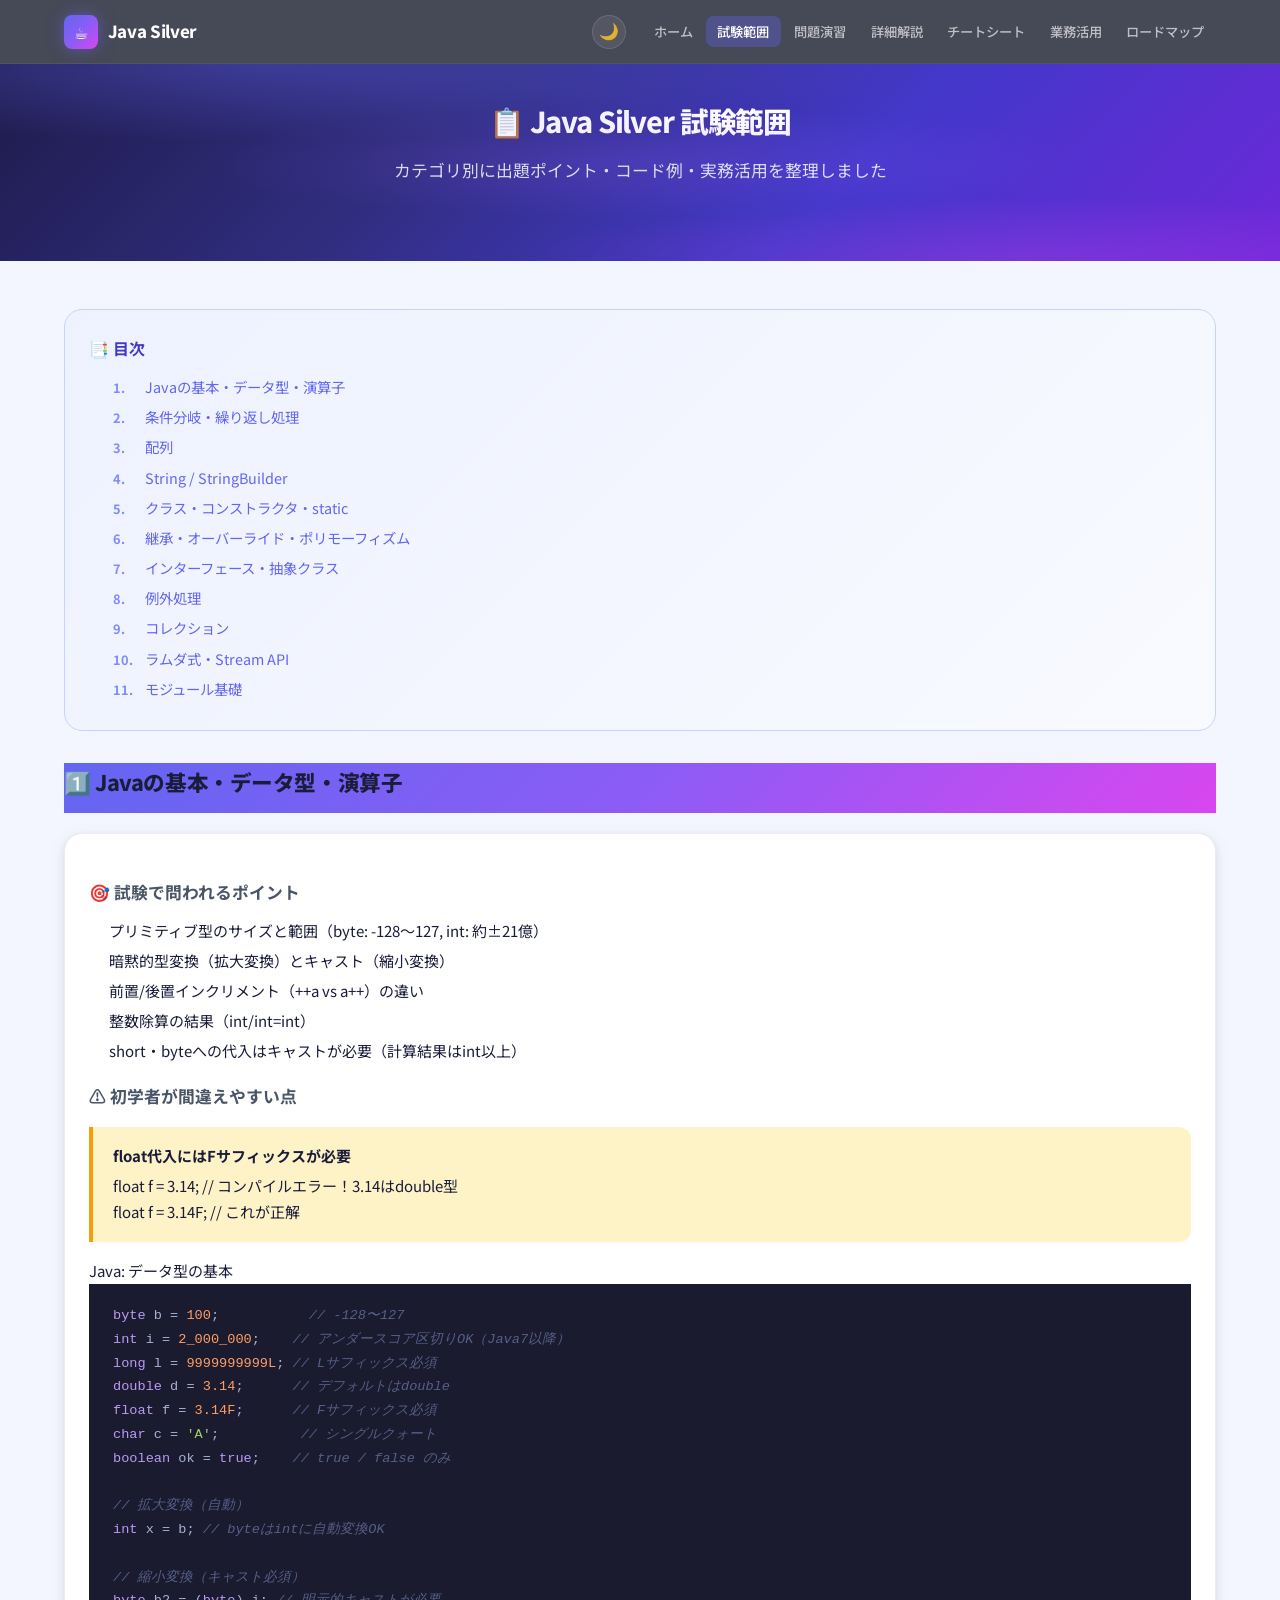
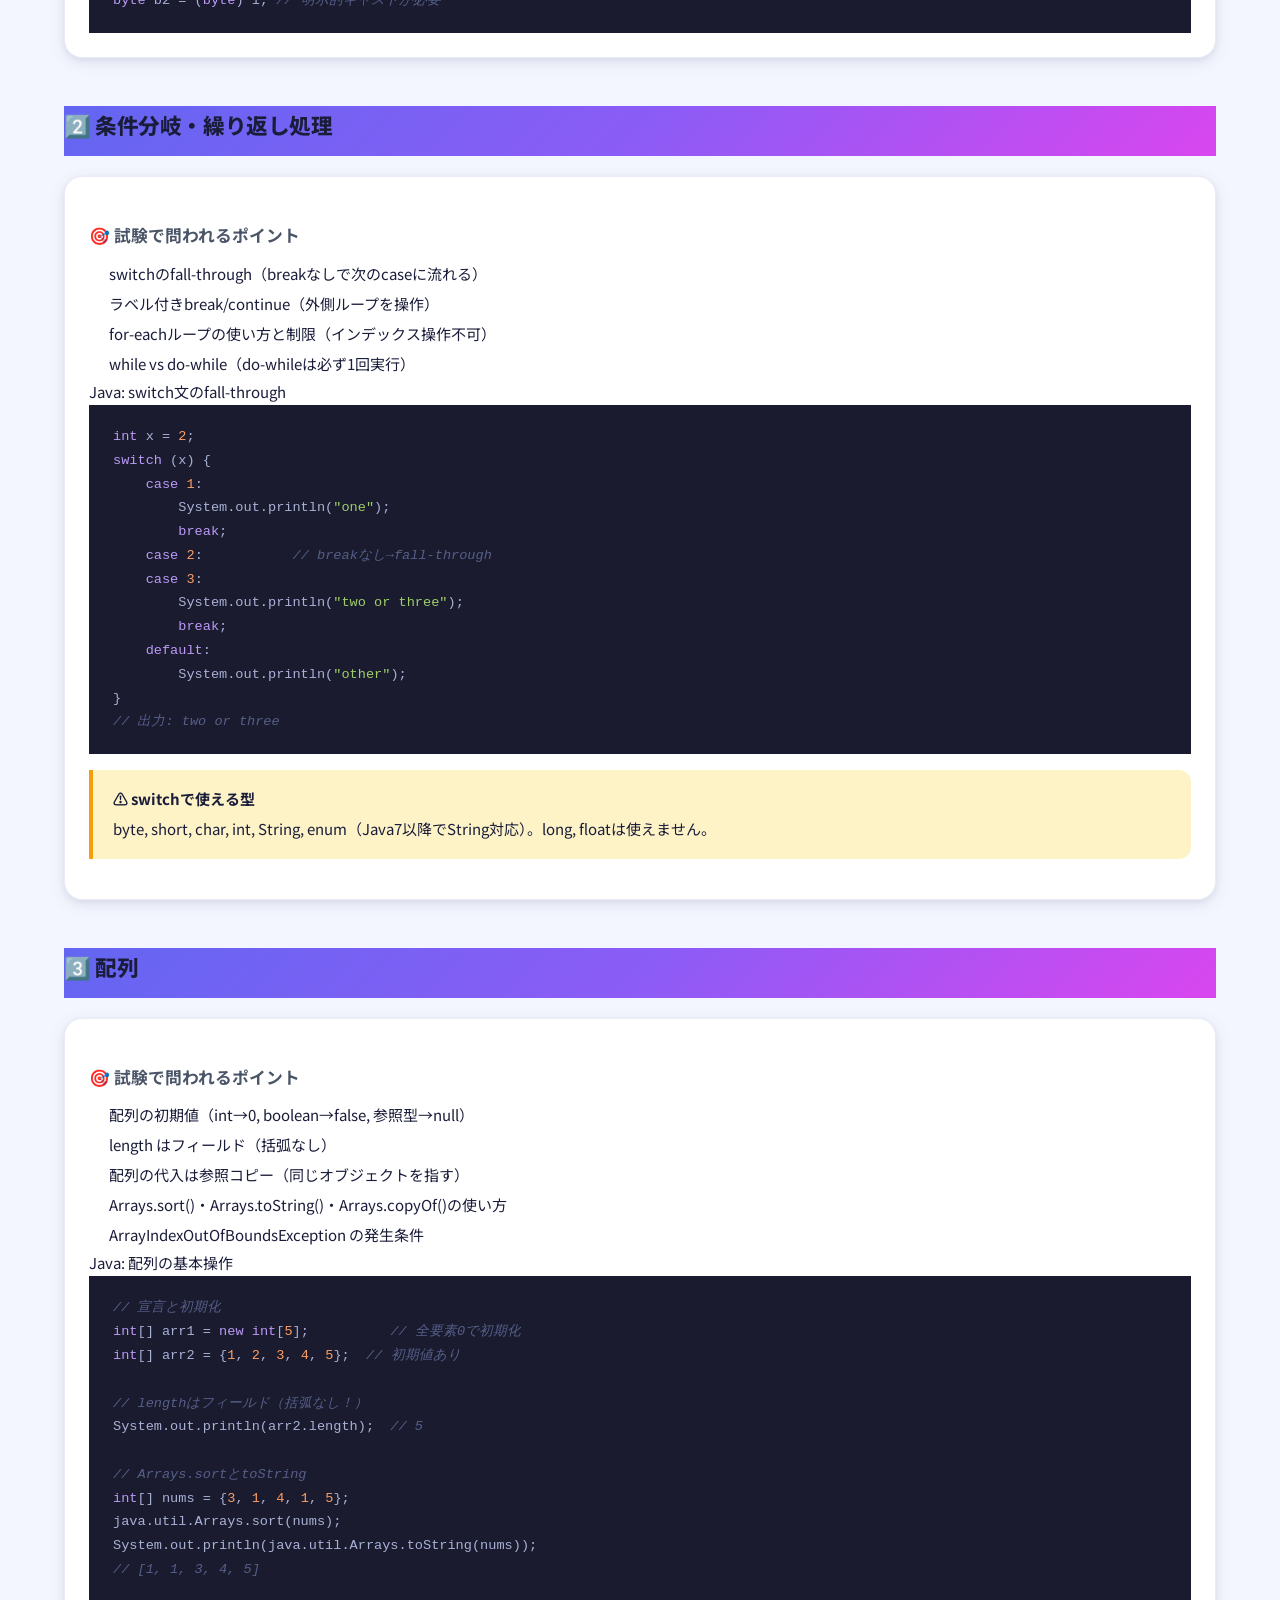
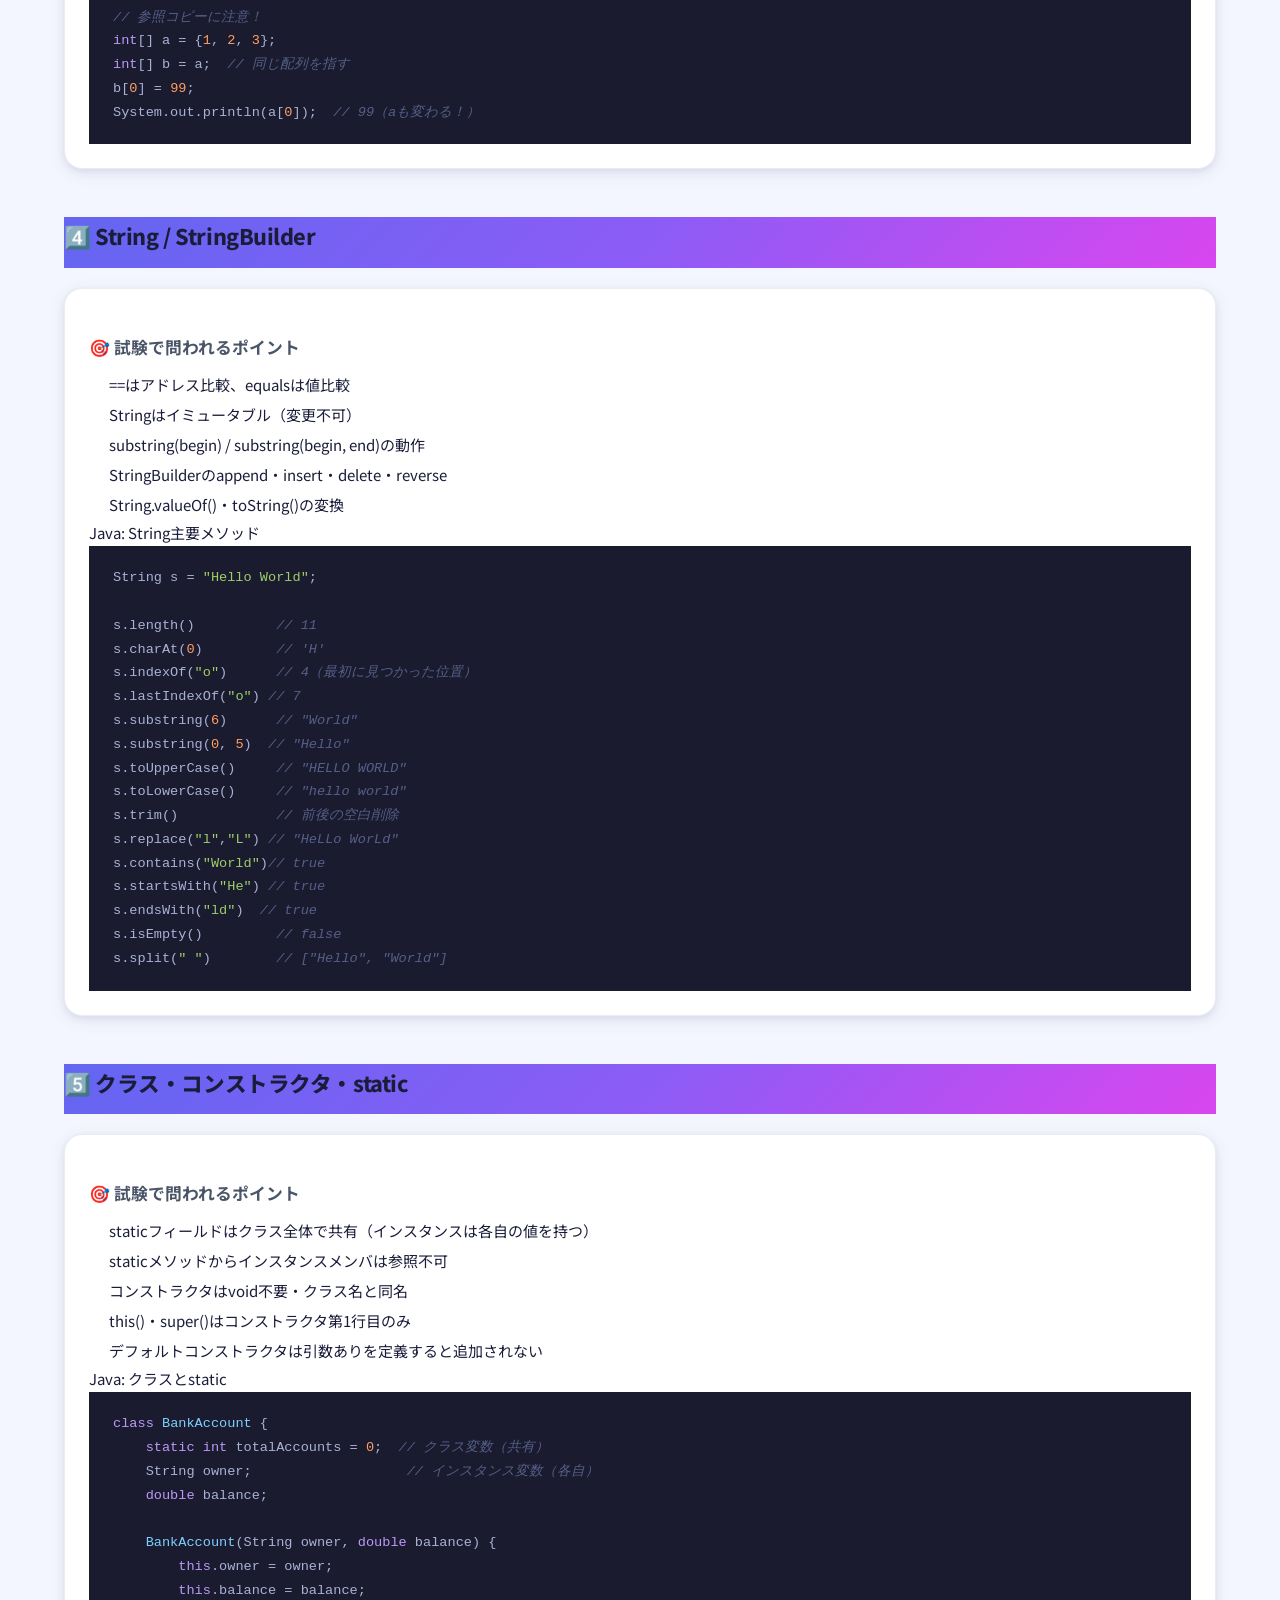
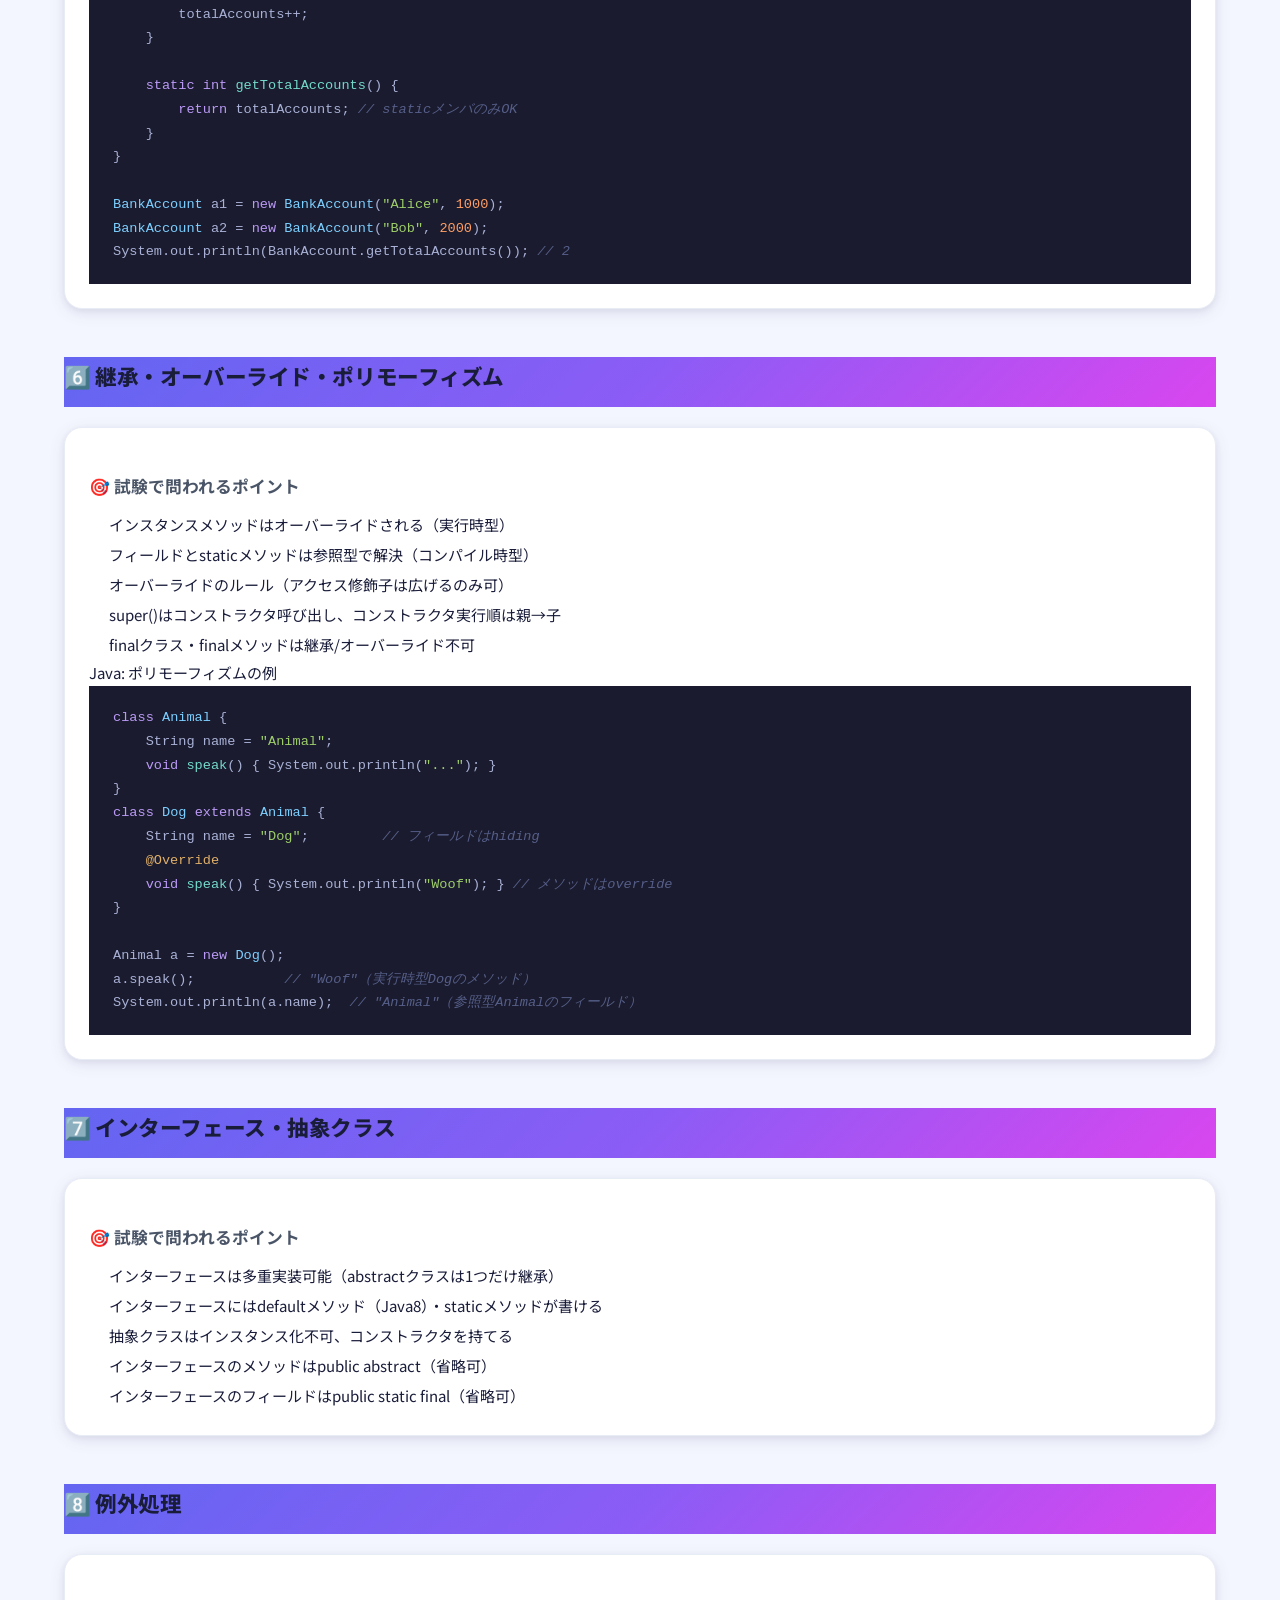
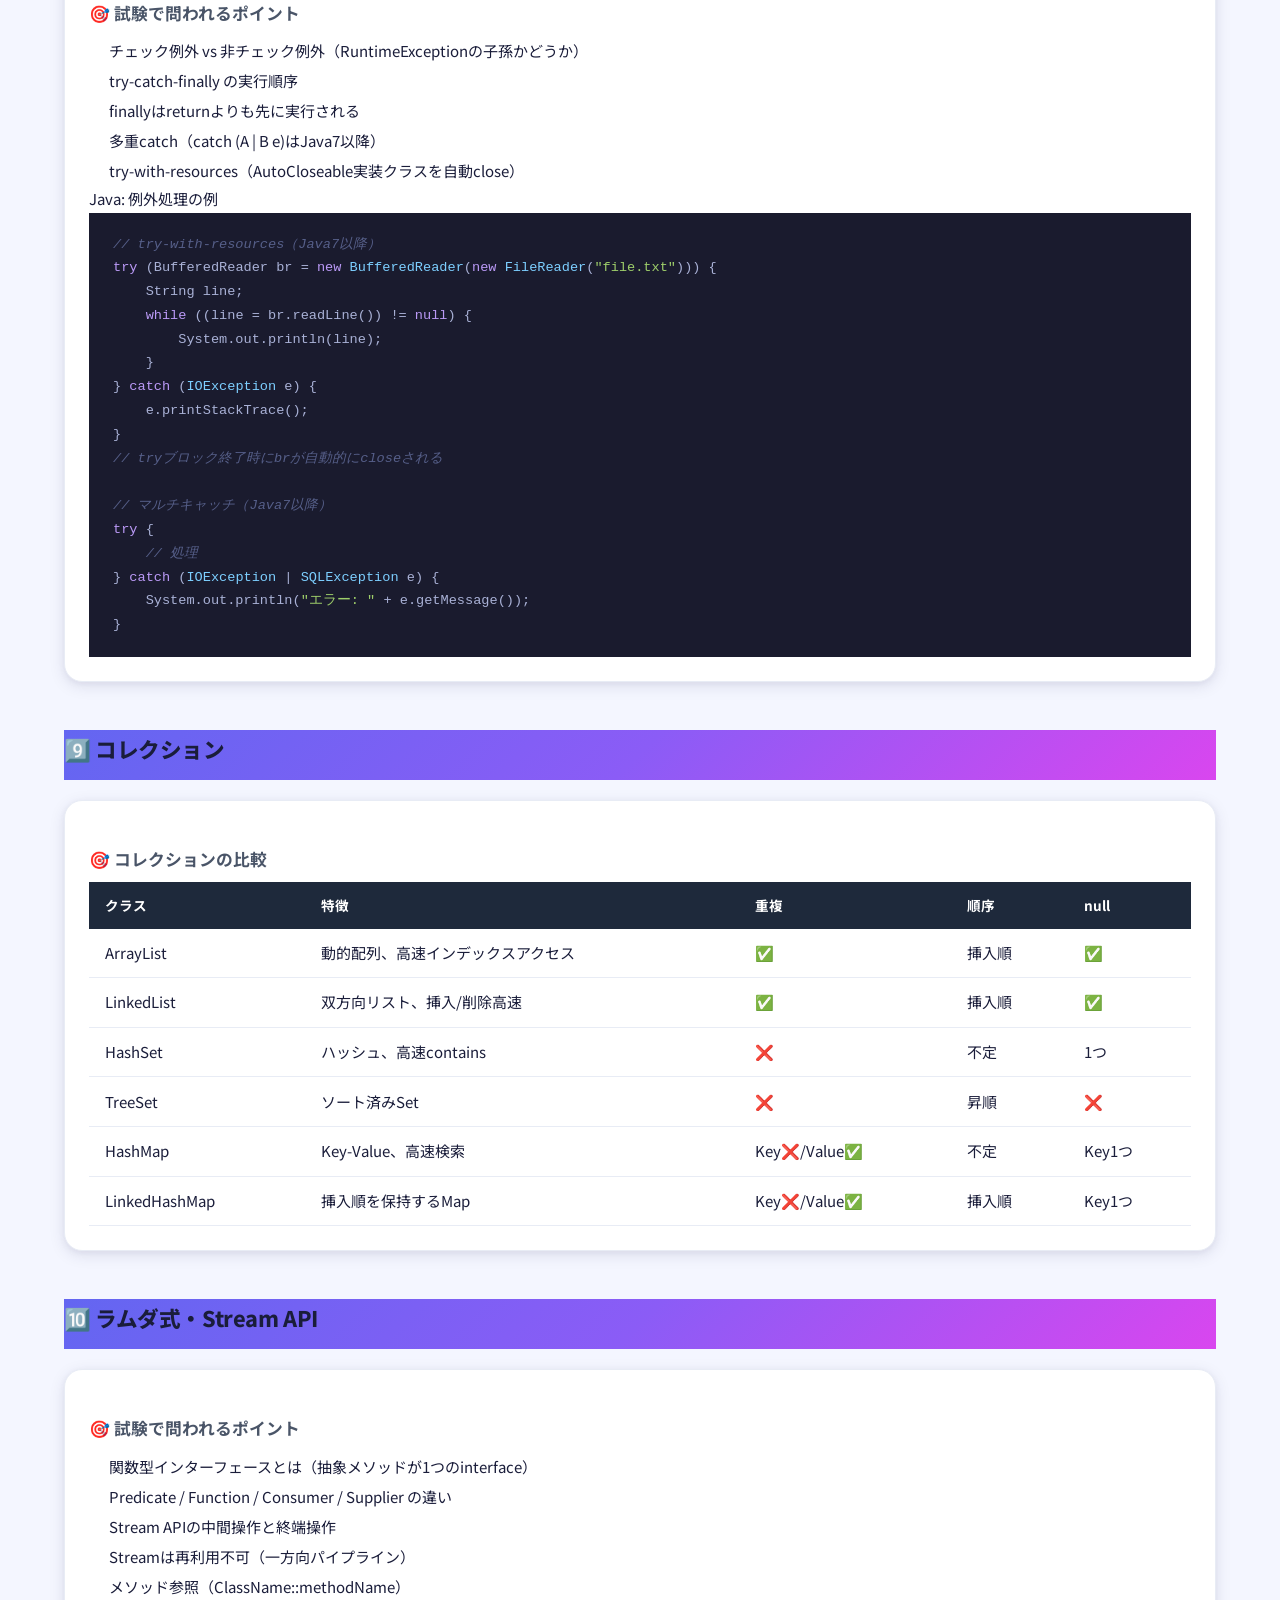
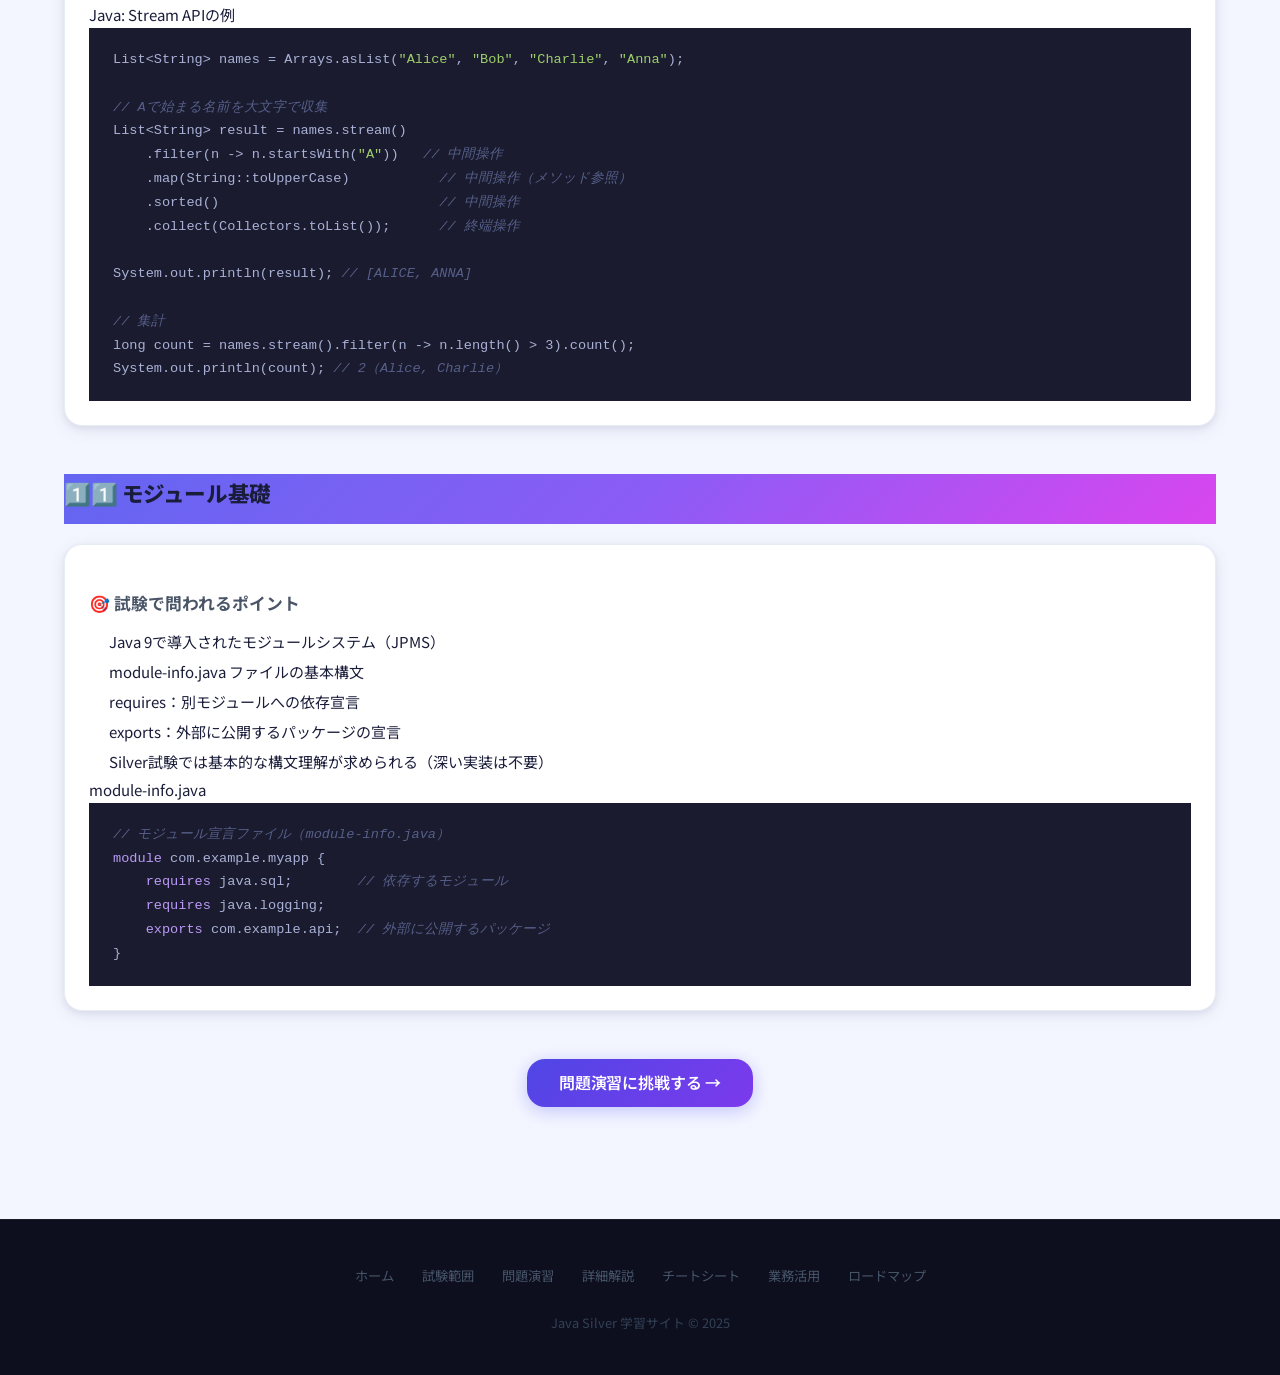
<file: exam.html>
<!DOCTYPE html>
<html lang="ja">
<head>
<meta charset="UTF-8">
<meta name="viewport" content="width=device-width, initial-scale=1.0">
<title>試験範囲 | Java Silver 学習サイト</title>
<link rel="stylesheet" href="css/style.css">
<script src="js/theme.js"></script>
</head>
<body>

<nav class="navbar">
  <div class="nav-inner">
    <div class="nav-logo">
      <div class="logo-icon">☕</div>
      <a href="index.html">Java Silver</a>
    </div>
    <div style="display:flex;align-items:center;gap:0.5rem;margin-left:auto">
      <button class="theme-toggle" aria-label="テーマ切替">🌙</button>
      <button class="nav-toggle" aria-label="メニュー">☰</button>
    </div>
    <ul class="nav-links">
      <li><a href="index.html">ホーム</a></li>
      <li><a href="exam.html">試験範囲</a></li>
      <li><a href="questions.html">問題演習</a></li>
      <li><a href="explanation.html">詳細解説</a></li>
      <li><a href="cheatsheet.html">チートシート</a></li>
      <li><a href="practical.html">業務活用</a></li>
      <li><a href="roadmap.html">ロードマップ</a></li>
    </ul>
  </div>
</nav>

<section class="hero" style="padding:2.5rem 1rem">
  <h1 style="font-size:1.8rem">📋 Java Silver 試験範囲</h1>
  <p>カテゴリ別に出題ポイント・コード例・実務活用を整理しました</p>
</section>

<div class="container">

  <div class="toc">
    <h3>📑 目次</h3>
    <ol>
      <li><a href="#basics">Javaの基本・データ型・演算子</a></li>
      <li><a href="#control">条件分岐・繰り返し処理</a></li>
      <li><a href="#array">配列</a></li>
      <li><a href="#string">String / StringBuilder</a></li>
      <li><a href="#oop">クラス・コンストラクタ・static</a></li>
      <li><a href="#inheritance">継承・オーバーライド・ポリモーフィズム</a></li>
      <li><a href="#interface">インターフェース・抽象クラス</a></li>
      <li><a href="#exception">例外処理</a></li>
      <li><a href="#collection">コレクション</a></li>
      <li><a href="#lambda">ラムダ式・Stream API</a></li>
      <li><a href="#module">モジュール基礎</a></li>
    </ol>
  </div>

  <!-- 1. Javaの基本 -->
  <section id="basics" class="detail-section">
    <h2 class="section-title">1️⃣ Javaの基本・データ型・演算子</h2>
    <div class="card">
      <h3>🎯 試験で問われるポイント</h3>
      <ul style="padding-left:1.25rem;line-height:2">
        <li>プリミティブ型のサイズと範囲（byte: -128〜127, int: 約±21億）</li>
        <li>暗黙的型変換（拡大変換）とキャスト（縮小変換）</li>
        <li>前置/後置インクリメント（++a vs a++）の違い</li>
        <li>整数除算の結果（int/int=int）</li>
        <li>short・byteへの代入はキャストが必要（計算結果はint以上）</li>
      </ul>
      <h3 style="margin-top:1rem">⚠️ 初学者が間違えやすい点</h3>
      <div class="box box-warning">
        <strong>float代入にはFサフィックスが必要</strong>
        float f = 3.14; // コンパイルエラー！3.14はdouble型<br>
        float f = 3.14F; // これが正解
      </div>
      <div class="code-label">Java: データ型の基本</div>
      <div class="code-block"><pre><span class="kw">byte</span> b = <span class="num">100</span>;           <span class="cmt">// -128〜127</span>
<span class="kw">int</span> i = <span class="num">2_000_000</span>;    <span class="cmt">// アンダースコア区切りOK（Java7以降）</span>
<span class="kw">long</span> l = <span class="num">9999999999L</span>; <span class="cmt">// Lサフィックス必須</span>
<span class="kw">double</span> d = <span class="num">3.14</span>;      <span class="cmt">// デフォルトはdouble</span>
<span class="kw">float</span> f = <span class="num">3.14F</span>;      <span class="cmt">// Fサフィックス必須</span>
<span class="kw">char</span> c = <span class="str">'A'</span>;          <span class="cmt">// シングルクォート</span>
<span class="kw">boolean</span> ok = <span class="kw">true</span>;    <span class="cmt">// true / false のみ</span>

<span class="cmt">// 拡大変換（自動）</span>
<span class="kw">int</span> x = b; <span class="cmt">// byteはintに自動変換OK</span>

<span class="cmt">// 縮小変換（キャスト必須）</span>
<span class="kw">byte</span> b2 = (<span class="kw">byte</span>) i; <span class="cmt">// 明示的キャストが必要</span></pre></div>
    </div>
  </section>

  <!-- 2. 制御構文 -->
  <section id="control" class="detail-section">
    <h2 class="section-title">2️⃣ 条件分岐・繰り返し処理</h2>
    <div class="card">
      <h3>🎯 試験で問われるポイント</h3>
      <ul style="padding-left:1.25rem;line-height:2">
        <li>switchのfall-through（breakなしで次のcaseに流れる）</li>
        <li>ラベル付きbreak/continue（外側ループを操作）</li>
        <li>for-eachループの使い方と制限（インデックス操作不可）</li>
        <li>while vs do-while（do-whileは必ず1回実行）</li>
      </ul>
      <div class="code-label">Java: switch文のfall-through</div>
      <div class="code-block"><pre><span class="kw">int</span> x = <span class="num">2</span>;
<span class="kw">switch</span> (x) {
    <span class="kw">case</span> <span class="num">1</span>:
        System.out.println(<span class="str">"one"</span>);
        <span class="kw">break</span>;
    <span class="kw">case</span> <span class="num">2</span>:           <span class="cmt">// breakなし→fall-through</span>
    <span class="kw">case</span> <span class="num">3</span>:
        System.out.println(<span class="str">"two or three"</span>);
        <span class="kw">break</span>;
    <span class="kw">default</span>:
        System.out.println(<span class="str">"other"</span>);
}
<span class="cmt">// 出力: two or three</span></pre></div>
      <div class="box box-warning">
        <strong>⚠️ switchで使える型</strong>
        byte, short, char, int, String, enum（Java7以降でString対応）。long, floatは使えません。
      </div>
    </div>
  </section>

  <!-- 3. 配列 -->
  <section id="array" class="detail-section">
    <h2 class="section-title">3️⃣ 配列</h2>
    <div class="card">
      <h3>🎯 試験で問われるポイント</h3>
      <ul style="padding-left:1.25rem;line-height:2">
        <li>配列の初期値（int→0, boolean→false, 参照型→null）</li>
        <li>length はフィールド（括弧なし）</li>
        <li>配列の代入は参照コピー（同じオブジェクトを指す）</li>
        <li>Arrays.sort()・Arrays.toString()・Arrays.copyOf()の使い方</li>
        <li>ArrayIndexOutOfBoundsException の発生条件</li>
      </ul>
      <div class="code-label">Java: 配列の基本操作</div>
      <div class="code-block"><pre><span class="cmt">// 宣言と初期化</span>
<span class="kw">int</span>[] arr1 = <span class="kw">new</span> <span class="kw">int</span>[<span class="num">5</span>];          <span class="cmt">// 全要素0で初期化</span>
<span class="kw">int</span>[] arr2 = {<span class="num">1</span>, <span class="num">2</span>, <span class="num">3</span>, <span class="num">4</span>, <span class="num">5</span>};  <span class="cmt">// 初期値あり</span>

<span class="cmt">// lengthはフィールド（括弧なし！）</span>
System.out.println(arr2.length);  <span class="cmt">// 5</span>

<span class="cmt">// Arrays.sortとtoString</span>
<span class="kw">int</span>[] nums = {<span class="num">3</span>, <span class="num">1</span>, <span class="num">4</span>, <span class="num">1</span>, <span class="num">5</span>};
java.util.Arrays.sort(nums);
System.out.println(java.util.Arrays.toString(nums));
<span class="cmt">// [1, 1, 3, 4, 5]</span>

<span class="cmt">// 参照コピーに注意！</span>
<span class="kw">int</span>[] a = {<span class="num">1</span>, <span class="num">2</span>, <span class="num">3</span>};
<span class="kw">int</span>[] b = a;  <span class="cmt">// 同じ配列を指す</span>
b[<span class="num">0</span>] = <span class="num">99</span>;
System.out.println(a[<span class="num">0</span>]);  <span class="cmt">// 99（aも変わる！）</span></pre></div>
    </div>
  </section>

  <!-- 4. String -->
  <section id="string" class="detail-section">
    <h2 class="section-title">4️⃣ String / StringBuilder</h2>
    <div class="card">
      <h3>🎯 試験で問われるポイント</h3>
      <ul style="padding-left:1.25rem;line-height:2">
        <li>==はアドレス比較、equalsは値比較</li>
        <li>Stringはイミュータブル（変更不可）</li>
        <li>substring(begin) / substring(begin, end)の動作</li>
        <li>StringBuilderのappend・insert・delete・reverse</li>
        <li>String.valueOf()・toString()の変換</li>
      </ul>
      <div class="code-label">Java: String主要メソッド</div>
      <div class="code-block"><pre>String s = <span class="str">"Hello World"</span>;

s.length()          <span class="cmt">// 11</span>
s.charAt(<span class="num">0</span>)         <span class="cmt">// 'H'</span>
s.indexOf(<span class="str">"o"</span>)      <span class="cmt">// 4（最初に見つかった位置）</span>
s.lastIndexOf(<span class="str">"o"</span>) <span class="cmt">// 7</span>
s.substring(<span class="num">6</span>)      <span class="cmt">// "World"</span>
s.substring(<span class="num">0</span>, <span class="num">5</span>)  <span class="cmt">// "Hello"</span>
s.toUpperCase()     <span class="cmt">// "HELLO WORLD"</span>
s.toLowerCase()     <span class="cmt">// "hello world"</span>
s.trim()            <span class="cmt">// 前後の空白削除</span>
s.replace(<span class="str">"l"</span>,<span class="str">"L"</span>) <span class="cmt">// "HeLLo WorLd"</span>
s.contains(<span class="str">"World"</span>)<span class="cmt">// true</span>
s.startsWith(<span class="str">"He"</span>) <span class="cmt">// true</span>
s.endsWith(<span class="str">"ld"</span>)  <span class="cmt">// true</span>
s.isEmpty()         <span class="cmt">// false</span>
s.split(<span class="str">" "</span>)        <span class="cmt">// ["Hello", "World"]</span></pre></div>
    </div>
  </section>

  <!-- 5. OOP -->
  <section id="oop" class="detail-section">
    <h2 class="section-title">5️⃣ クラス・コンストラクタ・static</h2>
    <div class="card">
      <h3>🎯 試験で問われるポイント</h3>
      <ul style="padding-left:1.25rem;line-height:2">
        <li>staticフィールドはクラス全体で共有（インスタンスは各自の値を持つ）</li>
        <li>staticメソッドからインスタンスメンバは参照不可</li>
        <li>コンストラクタはvoid不要・クラス名と同名</li>
        <li>this()・super()はコンストラクタ第1行目のみ</li>
        <li>デフォルトコンストラクタは引数ありを定義すると追加されない</li>
      </ul>
      <div class="code-label">Java: クラスとstatic</div>
      <div class="code-block"><pre><span class="kw">class</span> <span class="cls">BankAccount</span> {
    <span class="kw">static int</span> totalAccounts = <span class="num">0</span>;  <span class="cmt">// クラス変数（共有）</span>
    String owner;                   <span class="cmt">// インスタンス変数（各自）</span>
    <span class="kw">double</span> balance;

    <span class="cls">BankAccount</span>(String owner, <span class="kw">double</span> balance) {
        <span class="kw">this</span>.owner = owner;
        <span class="kw">this</span>.balance = balance;
        totalAccounts++;
    }

    <span class="kw">static int</span> <span class="met">getTotalAccounts</span>() {
        <span class="kw">return</span> totalAccounts; <span class="cmt">// staticメンバのみOK</span>
    }
}

<span class="cls">BankAccount</span> a1 = <span class="kw">new</span> <span class="cls">BankAccount</span>(<span class="str">"Alice"</span>, <span class="num">1000</span>);
<span class="cls">BankAccount</span> a2 = <span class="kw">new</span> <span class="cls">BankAccount</span>(<span class="str">"Bob"</span>, <span class="num">2000</span>);
System.out.println(BankAccount.getTotalAccounts()); <span class="cmt">// 2</span></pre></div>
    </div>
  </section>

  <!-- 6. 継承 -->
  <section id="inheritance" class="detail-section">
    <h2 class="section-title">6️⃣ 継承・オーバーライド・ポリモーフィズム</h2>
    <div class="card">
      <h3>🎯 試験で問われるポイント</h3>
      <ul style="padding-left:1.25rem;line-height:2">
        <li>インスタンスメソッドはオーバーライドされる（実行時型）</li>
        <li>フィールドとstaticメソッドは参照型で解決（コンパイル時型）</li>
        <li>オーバーライドのルール（アクセス修飾子は広げるのみ可）</li>
        <li>super()はコンストラクタ呼び出し、コンストラクタ実行順は親→子</li>
        <li>finalクラス・finalメソッドは継承/オーバーライド不可</li>
      </ul>
      <div class="code-label">Java: ポリモーフィズムの例</div>
      <div class="code-block"><pre><span class="kw">class</span> <span class="cls">Animal</span> {
    String name = <span class="str">"Animal"</span>;
    <span class="kw">void</span> <span class="met">speak</span>() { System.out.println(<span class="str">"..."</span>); }
}
<span class="kw">class</span> <span class="cls">Dog</span> <span class="kw">extends</span> <span class="cls">Animal</span> {
    String name = <span class="str">"Dog"</span>;         <span class="cmt">// フィールドはhiding</span>
    <span class="ann">@Override</span>
    <span class="kw">void</span> <span class="met">speak</span>() { System.out.println(<span class="str">"Woof"</span>); } <span class="cmt">// メソッドはoverride</span>
}

Animal a = <span class="kw">new</span> <span class="cls">Dog</span>();
a.speak();           <span class="cmt">// "Woof"（実行時型Dogのメソッド）</span>
System.out.println(a.name);  <span class="cmt">// "Animal"（参照型Animalのフィールド）</span></pre></div>
    </div>
  </section>

  <!-- 7. インターフェース -->
  <section id="interface" class="detail-section">
    <h2 class="section-title">7️⃣ インターフェース・抽象クラス</h2>
    <div class="card">
      <h3>🎯 試験で問われるポイント</h3>
      <ul style="padding-left:1.25rem;line-height:2">
        <li>インターフェースは多重実装可能（abstractクラスは1つだけ継承）</li>
        <li>インターフェースにはdefaultメソッド（Java8）・staticメソッドが書ける</li>
        <li>抽象クラスはインスタンス化不可、コンストラクタを持てる</li>
        <li>インターフェースのメソッドはpublic abstract（省略可）</li>
        <li>インターフェースのフィールドはpublic static final（省略可）</li>
      </ul>
    </div>
  </section>

  <!-- 8. 例外処理 -->
  <section id="exception" class="detail-section">
    <h2 class="section-title">8️⃣ 例外処理</h2>
    <div class="card">
      <h3>🎯 試験で問われるポイント</h3>
      <ul style="padding-left:1.25rem;line-height:2">
        <li>チェック例外 vs 非チェック例外（RuntimeExceptionの子孫かどうか）</li>
        <li>try-catch-finally の実行順序</li>
        <li>finallyはreturnよりも先に実行される</li>
        <li>多重catch（catch (A | B e)はJava7以降）</li>
        <li>try-with-resources（AutoCloseable実装クラスを自動close）</li>
      </ul>
      <div class="code-label">Java: 例外処理の例</div>
      <div class="code-block"><pre><span class="cmt">// try-with-resources（Java7以降）</span>
<span class="kw">try</span> (BufferedReader br = <span class="kw">new</span> <span class="cls">BufferedReader</span>(<span class="kw">new</span> <span class="cls">FileReader</span>(<span class="str">"file.txt"</span>))) {
    String line;
    <span class="kw">while</span> ((line = br.readLine()) != <span class="kw">null</span>) {
        System.out.println(line);
    }
} <span class="kw">catch</span> (<span class="cls">IOException</span> e) {
    e.printStackTrace();
}
<span class="cmt">// tryブロック終了時にbrが自動的にcloseされる</span>

<span class="cmt">// マルチキャッチ（Java7以降）</span>
<span class="kw">try</span> {
    <span class="cmt">// 処理</span>
} <span class="kw">catch</span> (<span class="cls">IOException</span> | <span class="cls">SQLException</span> e) {
    System.out.println(<span class="str">"エラー: "</span> + e.getMessage());
}</pre></div>
    </div>
  </section>

  <!-- 9. コレクション -->
  <section id="collection" class="detail-section">
    <h2 class="section-title">9️⃣ コレクション</h2>
    <div class="card">
      <h3>🎯 コレクションの比較</h3>
      <div style="overflow-x:auto">
        <table class="range-table">
          <thead>
            <tr><th>クラス</th><th>特徴</th><th>重複</th><th>順序</th><th>null</th></tr>
          </thead>
          <tbody>
            <tr><td>ArrayList</td><td>動的配列、高速インデックスアクセス</td><td>✅</td><td>挿入順</td><td>✅</td></tr>
            <tr><td>LinkedList</td><td>双方向リスト、挿入/削除高速</td><td>✅</td><td>挿入順</td><td>✅</td></tr>
            <tr><td>HashSet</td><td>ハッシュ、高速contains</td><td>❌</td><td>不定</td><td>1つ</td></tr>
            <tr><td>TreeSet</td><td>ソート済みSet</td><td>❌</td><td>昇順</td><td>❌</td></tr>
            <tr><td>HashMap</td><td>Key-Value、高速検索</td><td>Key❌/Value✅</td><td>不定</td><td>Key1つ</td></tr>
            <tr><td>LinkedHashMap</td><td>挿入順を保持するMap</td><td>Key❌/Value✅</td><td>挿入順</td><td>Key1つ</td></tr>
          </tbody>
        </table>
      </div>
    </div>
  </section>

  <!-- 10. ラムダ -->
  <section id="lambda" class="detail-section">
    <h2 class="section-title">🔟 ラムダ式・Stream API</h2>
    <div class="card">
      <h3>🎯 試験で問われるポイント</h3>
      <ul style="padding-left:1.25rem;line-height:2">
        <li>関数型インターフェースとは（抽象メソッドが1つのinterface）</li>
        <li>Predicate / Function / Consumer / Supplier の違い</li>
        <li>Stream APIの中間操作と終端操作</li>
        <li>Streamは再利用不可（一方向パイプライン）</li>
        <li>メソッド参照（ClassName::methodName）</li>
      </ul>
      <div class="code-label">Java: Stream APIの例</div>
      <div class="code-block"><pre>List&lt;String&gt; names = Arrays.asList(<span class="str">"Alice"</span>, <span class="str">"Bob"</span>, <span class="str">"Charlie"</span>, <span class="str">"Anna"</span>);

<span class="cmt">// Aで始まる名前を大文字で収集</span>
List&lt;String&gt; result = names.stream()
    .filter(n -> n.startsWith(<span class="str">"A"</span>))   <span class="cmt">// 中間操作</span>
    .map(String::toUpperCase)           <span class="cmt">// 中間操作（メソッド参照）</span>
    .sorted()                           <span class="cmt">// 中間操作</span>
    .collect(Collectors.toList());      <span class="cmt">// 終端操作</span>

System.out.println(result); <span class="cmt">// [ALICE, ANNA]</span>

<span class="cmt">// 集計</span>
long count = names.stream().filter(n -> n.length() > 3).count();
System.out.println(count); <span class="cmt">// 2（Alice, Charlie）</span></pre></div>
    </div>
  </section>

  <!-- 11. モジュール -->
  <section id="module" class="detail-section">
    <h2 class="section-title">1️⃣1️⃣ モジュール基礎</h2>
    <div class="card">
      <h3>🎯 試験で問われるポイント</h3>
      <ul style="padding-left:1.25rem;line-height:2">
        <li>Java 9で導入されたモジュールシステム（JPMS）</li>
        <li>module-info.java ファイルの基本構文</li>
        <li>requires：別モジュールへの依存宣言</li>
        <li>exports：外部に公開するパッケージの宣言</li>
        <li>Silver試験では基本的な構文理解が求められる（深い実装は不要）</li>
      </ul>
      <div class="code-label">module-info.java</div>
      <div class="code-block"><pre><span class="cmt">// モジュール宣言ファイル（module-info.java）</span>
<span class="kw">module</span> com.example.myapp {
    <span class="kw">requires</span> java.sql;        <span class="cmt">// 依存するモジュール</span>
    <span class="kw">requires</span> java.logging;
    <span class="kw">exports</span> com.example.api;  <span class="cmt">// 外部に公開するパッケージ</span>
}</pre></div>
    </div>
  </section>

  <div class="text-center" style="margin-top:2rem">
    <a href="questions.html" class="btn btn-primary btn-lg">問題演習に挑戦する →</a>
  </div>
</div>

<footer>
  <div class="footer-inner">
    <div class="footer-links">
      <a href="index.html">ホーム</a>
      <a href="exam.html">試験範囲</a>
      <a href="questions.html">問題演習</a>
      <a href="explanation.html">詳細解説</a>
      <a href="cheatsheet.html">チートシート</a>
      <a href="practical.html">業務活用</a>
      <a href="roadmap.html">ロードマップ</a>
    </div>
    <p class="footer-copy">Java Silver 学習サイト &copy; 2025</p>
  </div>
</footer>

<script src="js/questions.js"></script>
<script src="js/storage.js"></script>
<script src="js/app.js"></script>
</body>
</html>
</file>
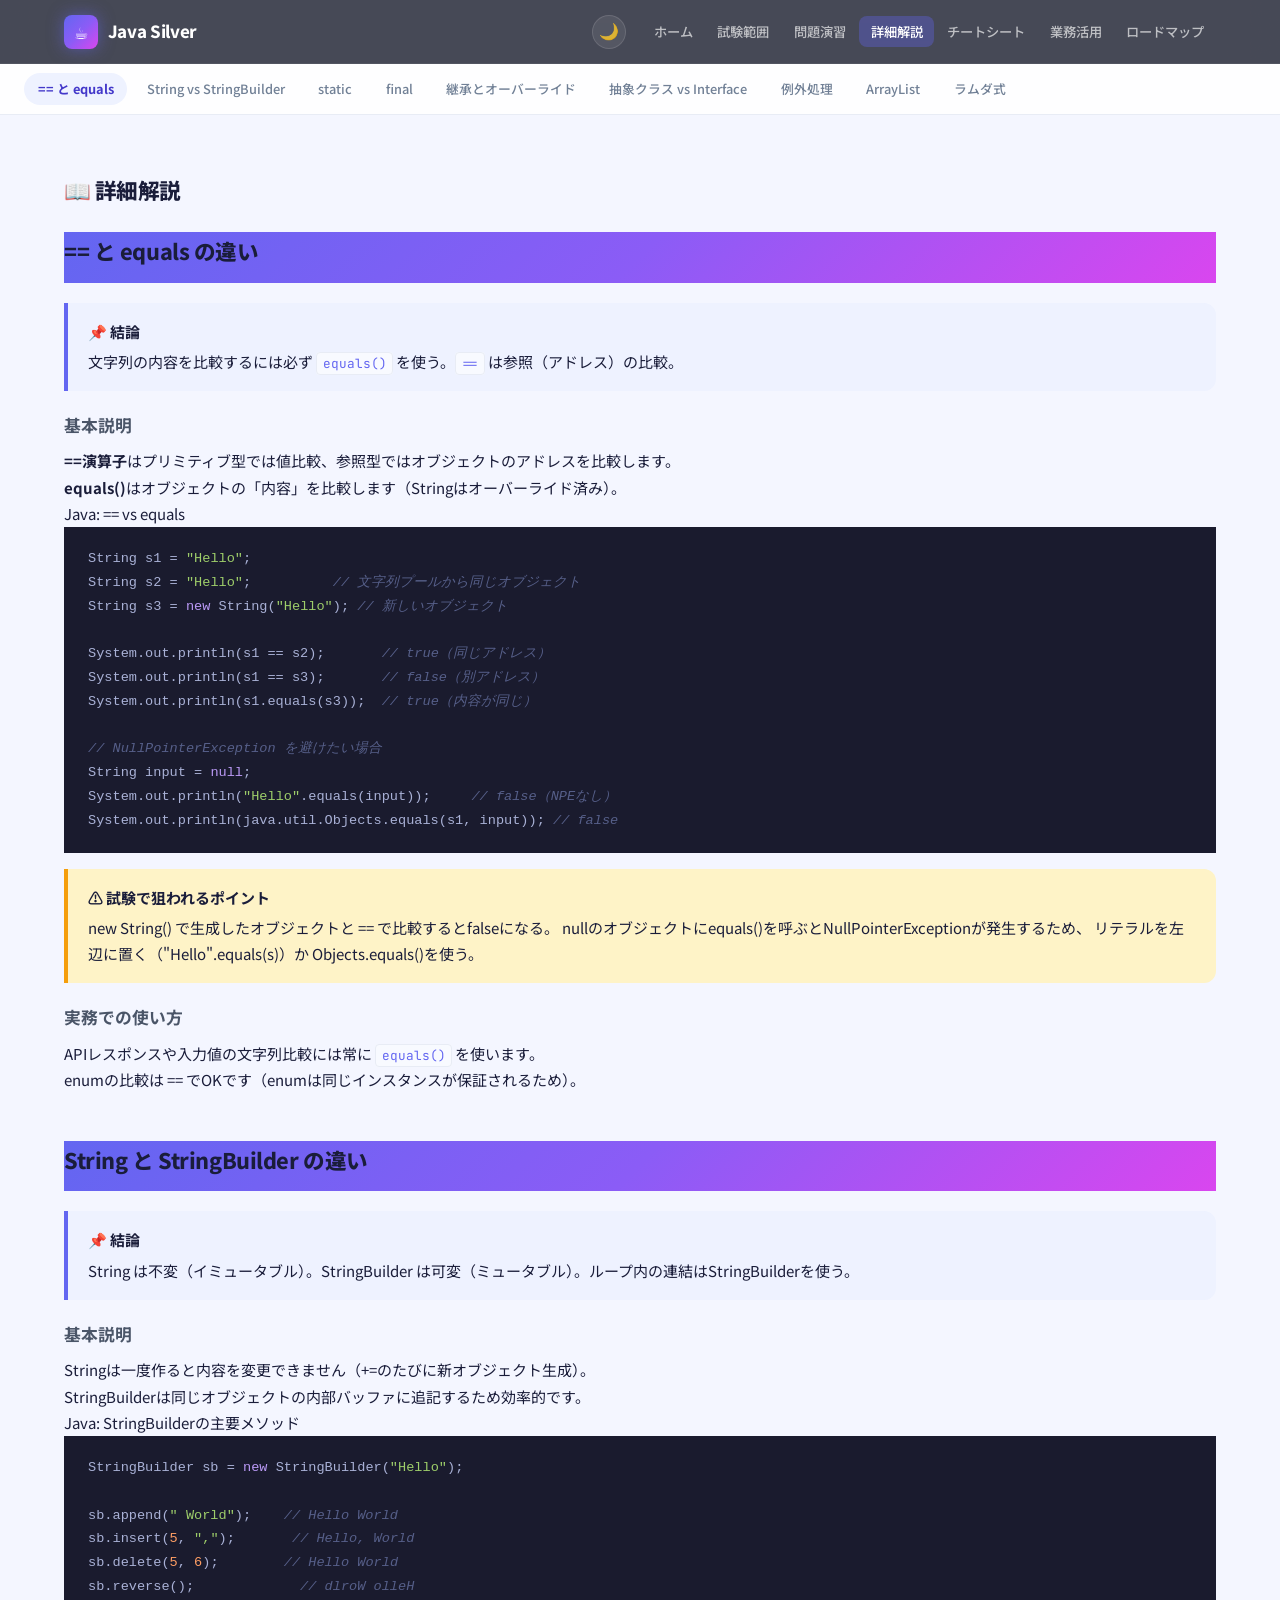
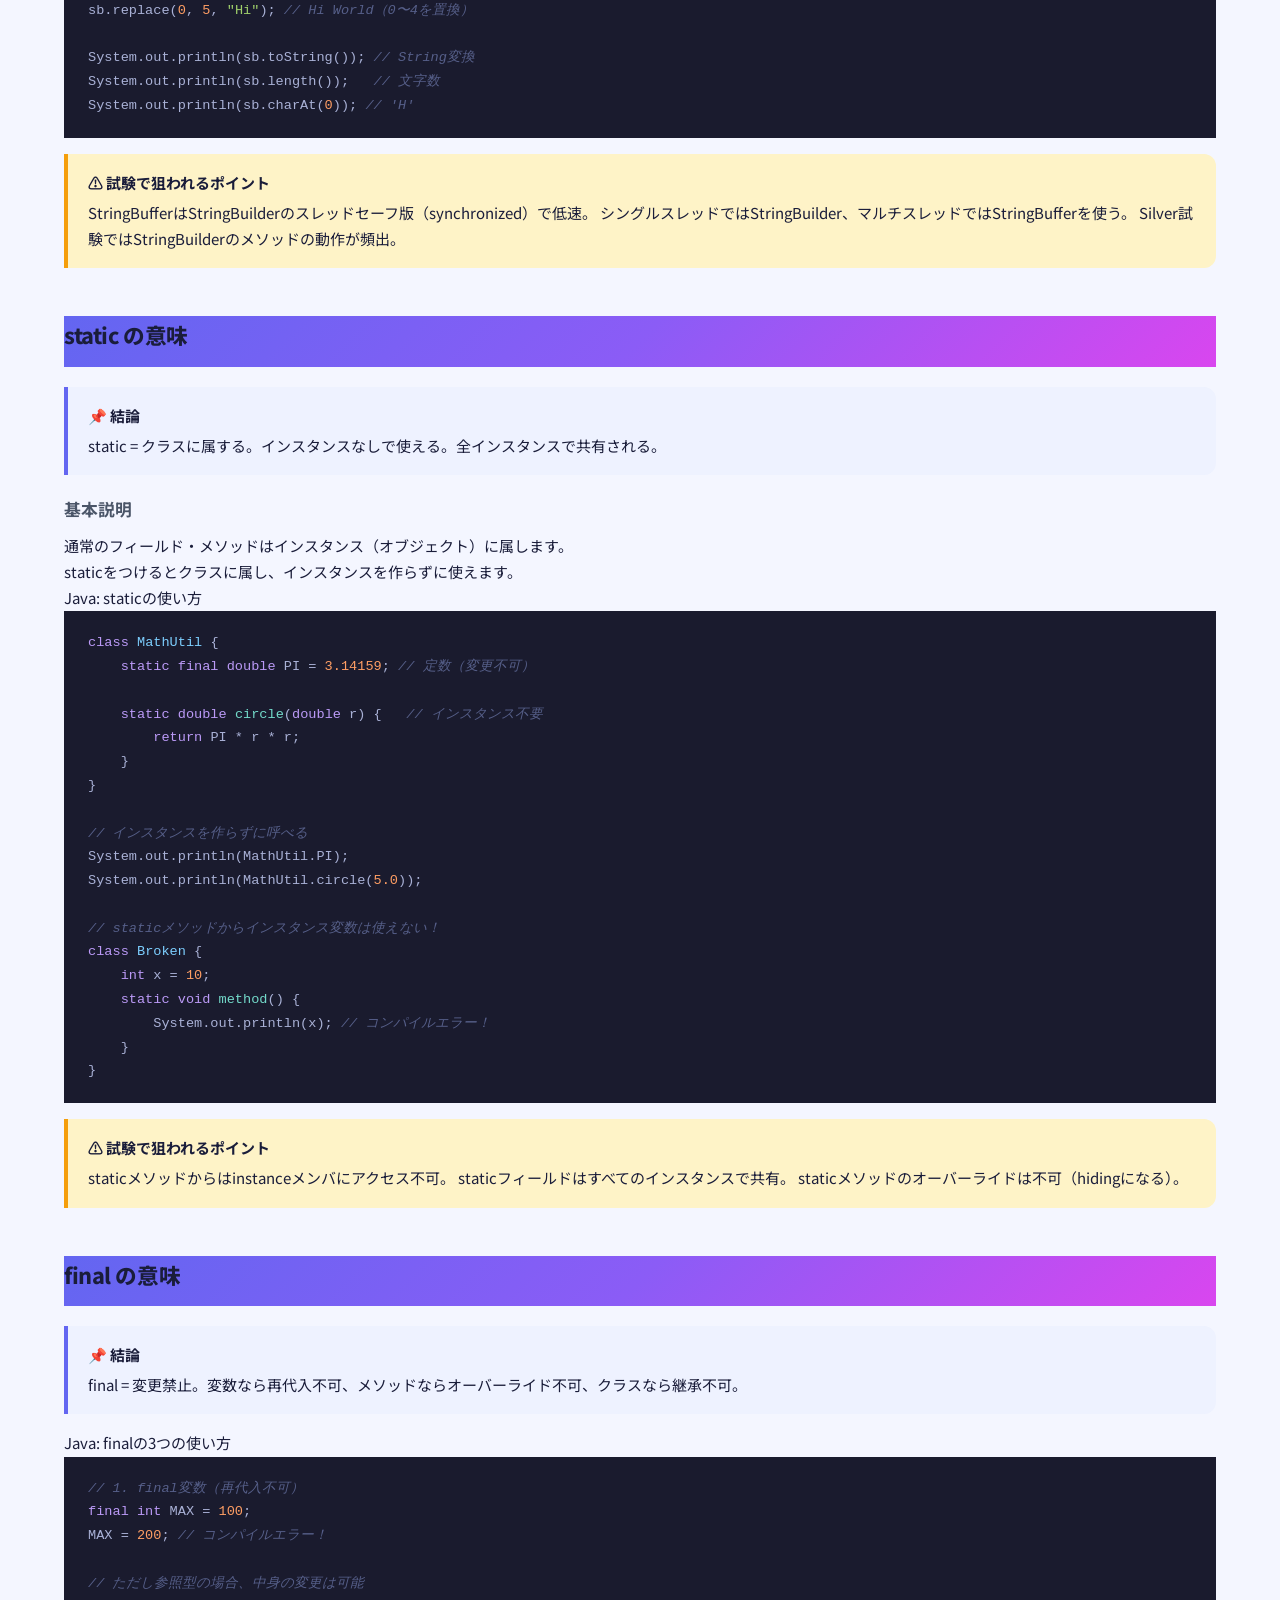
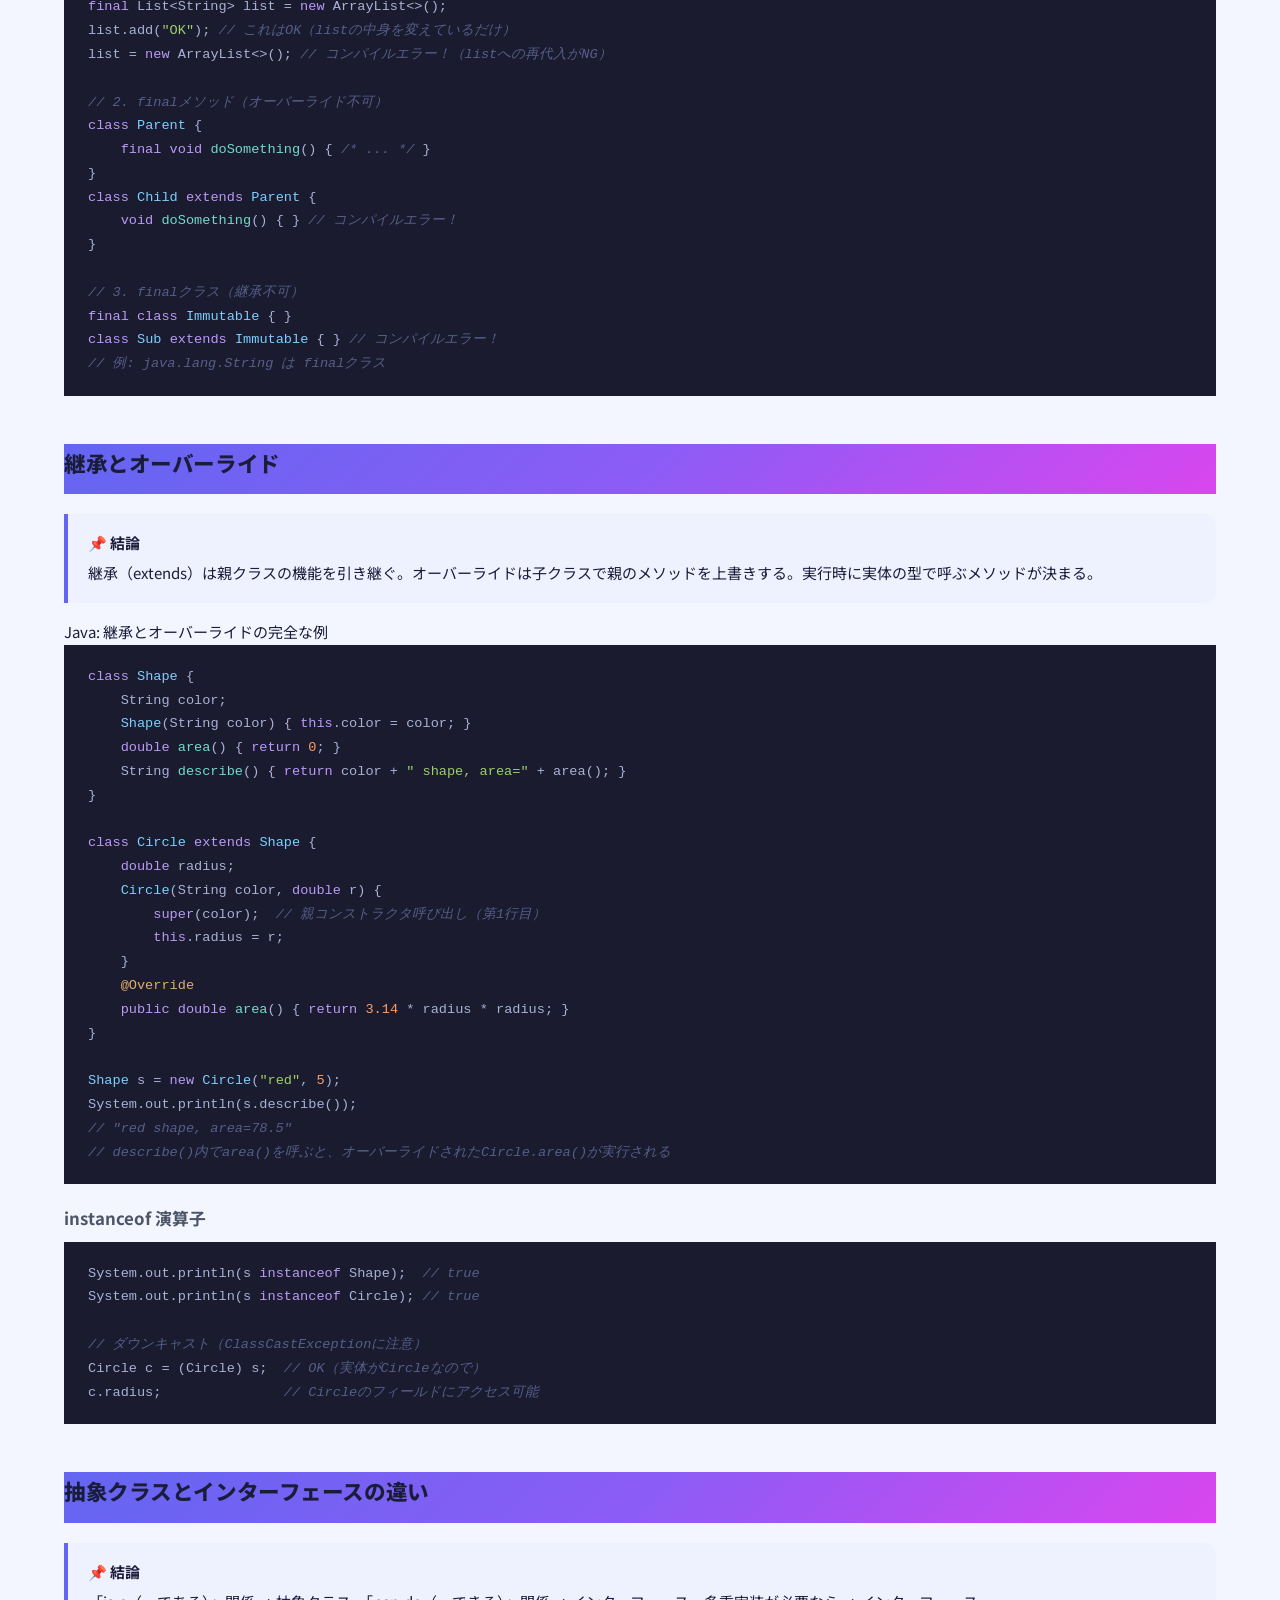
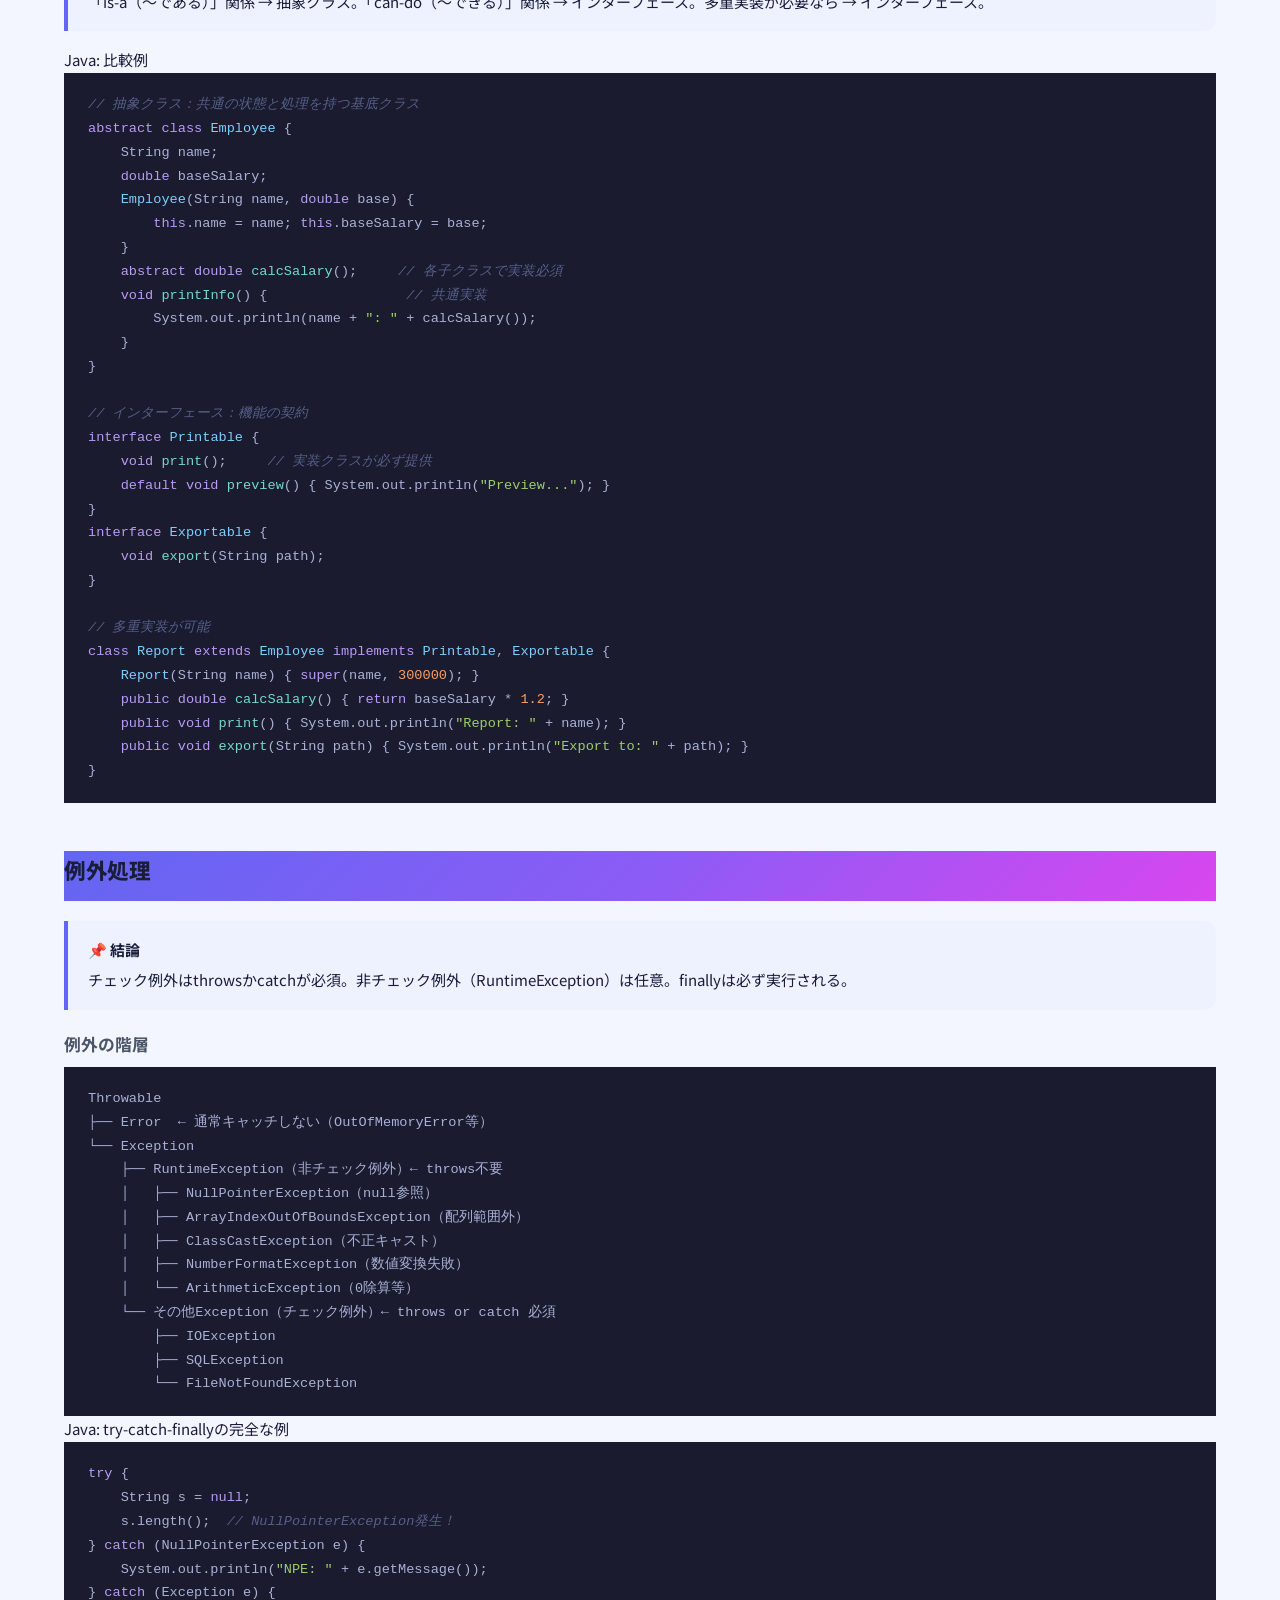
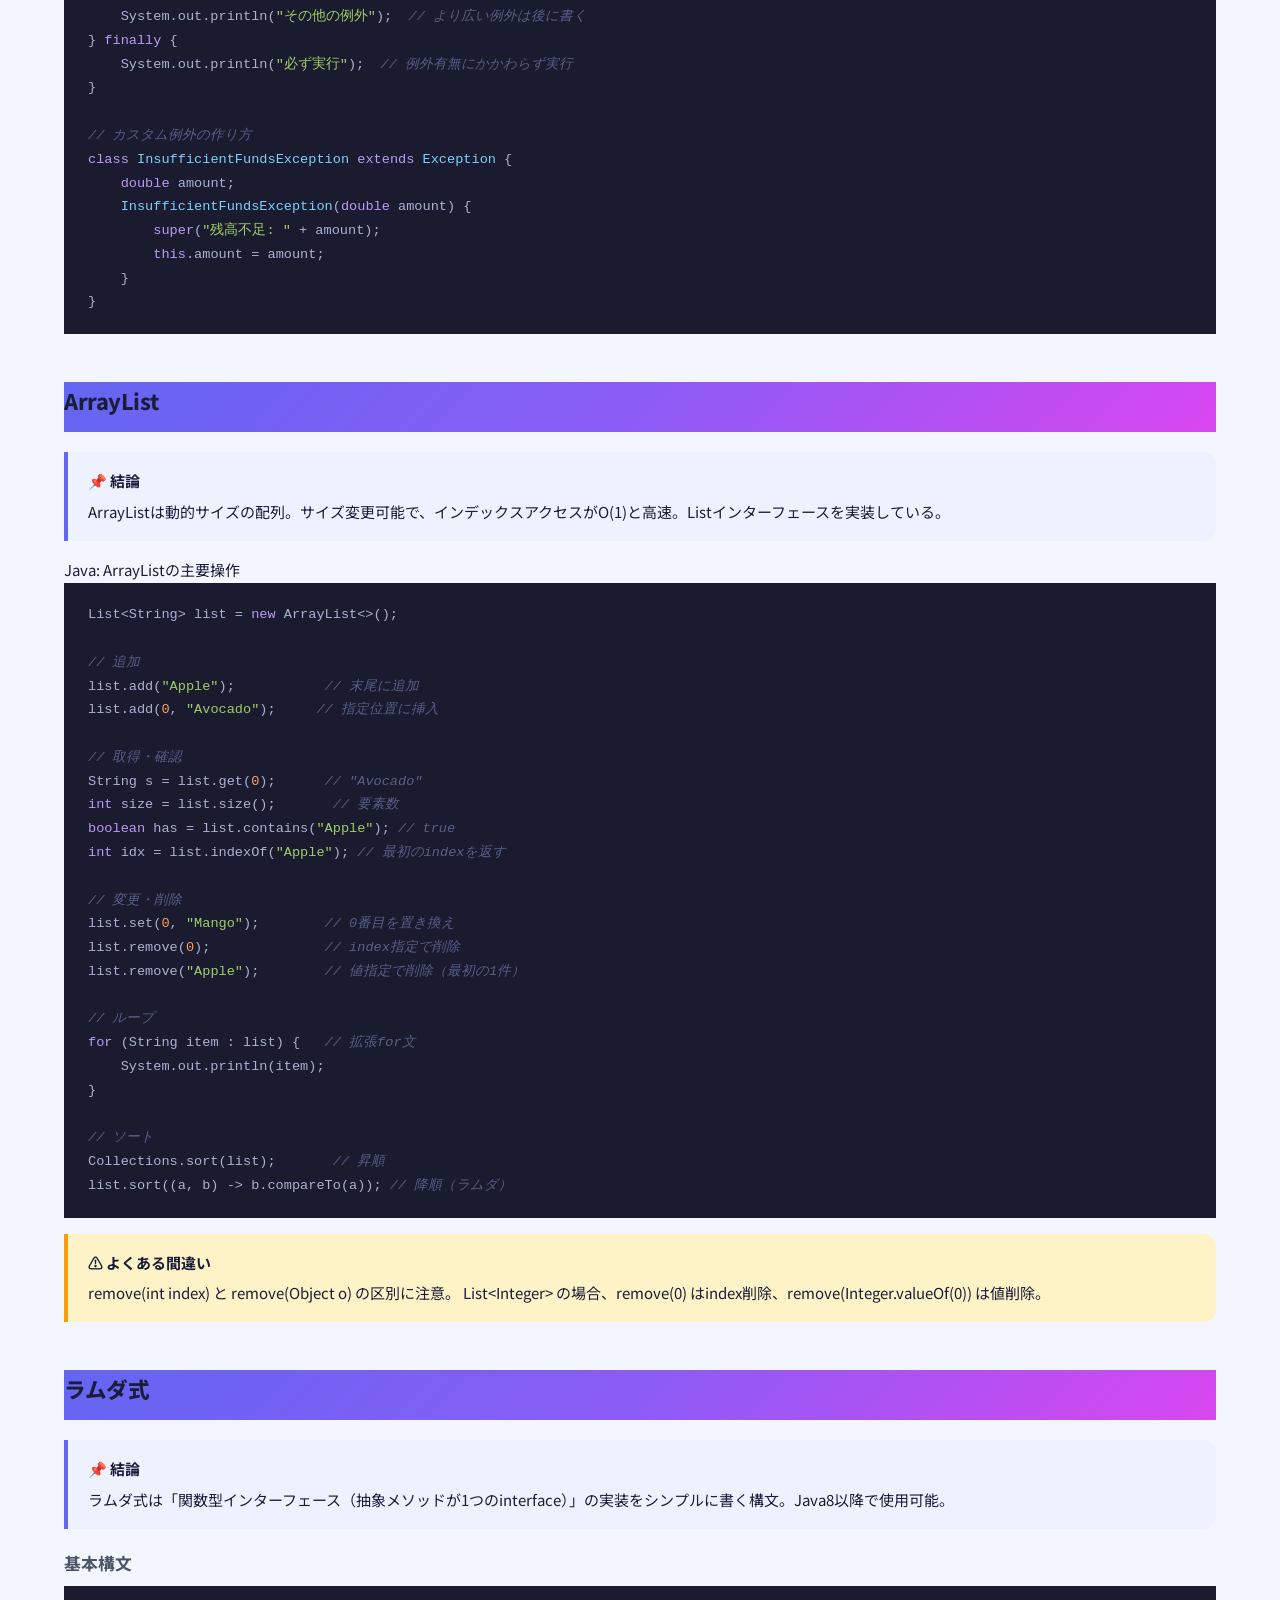
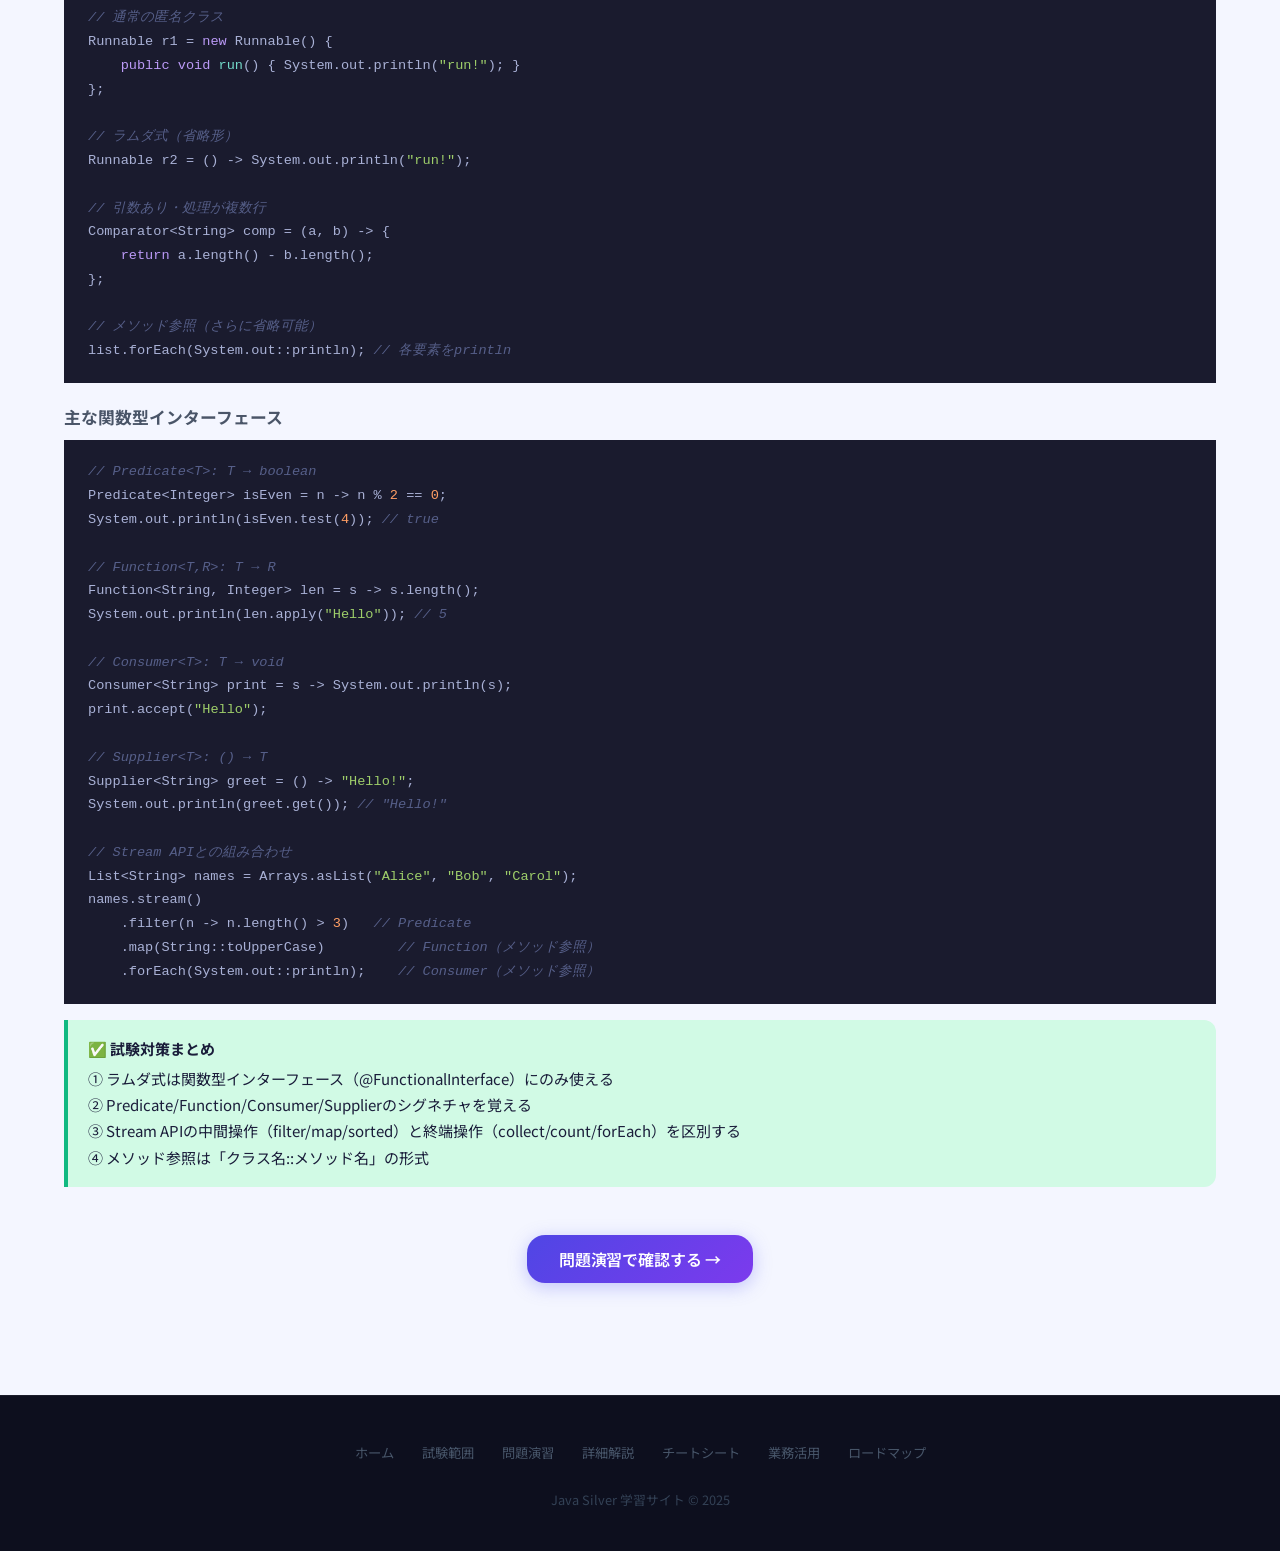
<file: explanation.html>
<!DOCTYPE html>
<html lang="ja">
<head>
<meta charset="UTF-8">
<meta name="viewport" content="width=device-width, initial-scale=1.0">
<title>詳細解説 | Java Silver 学習サイト</title>
<link rel="stylesheet" href="css/style.css">
<script src="js/theme.js"></script>
</head>
<body>

<nav class="navbar">
  <div class="nav-inner">
    <div class="nav-logo">
      <div class="logo-icon">☕</div>
      <a href="index.html">Java Silver</a>
    </div>
    <div style="display:flex;align-items:center;gap:0.5rem;margin-left:auto">
      <button class="theme-toggle" aria-label="テーマ切替">🌙</button>
      <button class="nav-toggle" aria-label="メニュー">☰</button>
    </div>
    <ul class="nav-links">
      <li><a href="index.html">ホーム</a></li>
      <li><a href="exam.html">試験範囲</a></li>
      <li><a href="questions.html">問題演習</a></li>
      <li><a href="explanation.html">詳細解説</a></li>
      <li><a href="cheatsheet.html">チートシート</a></li>
      <li><a href="practical.html">業務活用</a></li>
      <li><a href="roadmap.html">ロードマップ</a></li>
    </ul>
  </div>
</nav>

<nav class="detail-nav" id="detail-nav">
  <a href="#eq-equals">== と equals</a>
  <a href="#string-sb">String vs StringBuilder</a>
  <a href="#static">static</a>
  <a href="#final">final</a>
  <a href="#inheritance">継承とオーバーライド</a>
  <a href="#abstract-interface">抽象クラス vs Interface</a>
  <a href="#exception">例外処理</a>
  <a href="#arraylist">ArrayList</a>
  <a href="#lambda">ラムダ式</a>
</nav>

<div class="container">
  <h1 class="section-title" style="margin-top:0.5rem">📖 詳細解説</h1>

  <!-- == と equals -->
  <section class="detail-section" id="eq-equals">
    <h2>== と equals の違い</h2>

    <div class="box box-info"><strong>📌 結論</strong>文字列の内容を比較するには必ず <code>equals()</code> を使う。<code>==</code> は参照（アドレス）の比較。</div>

    <h3>基本説明</h3>
    <p><strong>==演算子</strong>はプリミティブ型では値比較、参照型ではオブジェクトのアドレスを比較します。<br>
    <strong>equals()</strong>はオブジェクトの「内容」を比較します（Stringはオーバーライド済み）。</p>

    <div class="code-label">Java: == vs equals</div>
    <div class="code-block"><pre>String s1 = <span class="str">"Hello"</span>;
String s2 = <span class="str">"Hello"</span>;          <span class="cmt">// 文字列プールから同じオブジェクト</span>
String s3 = <span class="kw">new</span> String(<span class="str">"Hello"</span>); <span class="cmt">// 新しいオブジェクト</span>

System.out.println(s1 == s2);       <span class="cmt">// true（同じアドレス）</span>
System.out.println(s1 == s3);       <span class="cmt">// false（別アドレス）</span>
System.out.println(s1.equals(s3));  <span class="cmt">// true（内容が同じ）</span>

<span class="cmt">// NullPointerException を避けたい場合</span>
String input = <span class="kw">null</span>;
System.out.println(<span class="str">"Hello"</span>.equals(input));     <span class="cmt">// false（NPEなし）</span>
System.out.println(java.util.Objects.equals(s1, input)); <span class="cmt">// false</span></pre></div>

    <div class="box box-warning">
      <strong>⚠️ 試験で狙われるポイント</strong>
      new String() で生成したオブジェクトと == で比較するとfalseになる。
      nullのオブジェクトにequals()を呼ぶとNullPointerExceptionが発生するため、
      リテラルを左辺に置く（"Hello".equals(s)）か Objects.equals()を使う。
    </div>

    <h3>実務での使い方</h3>
    <p>APIレスポンスや入力値の文字列比較には常に <code>equals()</code> を使います。<br>
    enumの比較は == でOKです（enumは同じインスタンスが保証されるため）。</p>
  </section>

  <!-- String vs StringBuilder -->
  <section class="detail-section" id="string-sb">
    <h2>String と StringBuilder の違い</h2>

    <div class="box box-info"><strong>📌 結論</strong>String は不変（イミュータブル）。StringBuilder は可変（ミュータブル）。ループ内の連結はStringBuilderを使う。</div>

    <h3>基本説明</h3>
    <p>Stringは一度作ると内容を変更できません（+=のたびに新オブジェクト生成）。<br>
    StringBuilderは同じオブジェクトの内部バッファに追記するため効率的です。</p>

    <div class="code-label">Java: StringBuilderの主要メソッド</div>
    <div class="code-block"><pre>StringBuilder sb = <span class="kw">new</span> StringBuilder(<span class="str">"Hello"</span>);

sb.append(<span class="str">" World"</span>);    <span class="cmt">// Hello World</span>
sb.insert(<span class="num">5</span>, <span class="str">","</span>);       <span class="cmt">// Hello, World</span>
sb.delete(<span class="num">5</span>, <span class="num">6</span>);        <span class="cmt">// Hello World</span>
sb.reverse();             <span class="cmt">// dlroW olleH</span>
sb.replace(<span class="num">0</span>, <span class="num">5</span>, <span class="str">"Hi"</span>); <span class="cmt">// Hi World（0〜4を置換）</span>

System.out.println(sb.toString()); <span class="cmt">// String変換</span>
System.out.println(sb.length());   <span class="cmt">// 文字数</span>
System.out.println(sb.charAt(<span class="num">0</span>)); <span class="cmt">// 'H'</span></pre></div>

    <div class="box box-warning">
      <strong>⚠️ 試験で狙われるポイント</strong>
      StringBufferはStringBuilderのスレッドセーフ版（synchronized）で低速。
      シングルスレッドではStringBuilder、マルチスレッドではStringBufferを使う。
      Silver試験ではStringBuilderのメソッドの動作が頻出。
    </div>
  </section>

  <!-- static -->
  <section class="detail-section" id="static">
    <h2>static の意味</h2>

    <div class="box box-info"><strong>📌 結論</strong>static = クラスに属する。インスタンスなしで使える。全インスタンスで共有される。</div>

    <h3>基本説明</h3>
    <p>通常のフィールド・メソッドはインスタンス（オブジェクト）に属します。<br>
    staticをつけるとクラスに属し、インスタンスを作らずに使えます。</p>

    <div class="code-label">Java: staticの使い方</div>
    <div class="code-block"><pre><span class="kw">class</span> <span class="cls">MathUtil</span> {
    <span class="kw">static final double</span> PI = <span class="num">3.14159</span>; <span class="cmt">// 定数（変更不可）</span>

    <span class="kw">static double</span> <span class="met">circle</span>(<span class="kw">double</span> r) {   <span class="cmt">// インスタンス不要</span>
        <span class="kw">return</span> PI * r * r;
    }
}

<span class="cmt">// インスタンスを作らずに呼べる</span>
System.out.println(MathUtil.PI);
System.out.println(MathUtil.circle(<span class="num">5.0</span>));

<span class="cmt">// staticメソッドからインスタンス変数は使えない！</span>
<span class="kw">class</span> <span class="cls">Broken</span> {
    <span class="kw">int</span> x = <span class="num">10</span>;
    <span class="kw">static void</span> <span class="met">method</span>() {
        System.out.println(x); <span class="cmt">// コンパイルエラー！</span>
    }
}</pre></div>

    <div class="box box-warning">
      <strong>⚠️ 試験で狙われるポイント</strong>
      staticメソッドからはinstanceメンバにアクセス不可。
      staticフィールドはすべてのインスタンスで共有。
      staticメソッドのオーバーライドは不可（hidingになる）。
    </div>
  </section>

  <!-- final -->
  <section class="detail-section" id="final">
    <h2>final の意味</h2>

    <div class="box box-info"><strong>📌 結論</strong>final = 変更禁止。変数なら再代入不可、メソッドならオーバーライド不可、クラスなら継承不可。</div>

    <div class="code-label">Java: finalの3つの使い方</div>
    <div class="code-block"><pre><span class="cmt">// 1. final変数（再代入不可）</span>
<span class="kw">final int</span> MAX = <span class="num">100</span>;
MAX = <span class="num">200</span>; <span class="cmt">// コンパイルエラー！</span>

<span class="cmt">// ただし参照型の場合、中身の変更は可能</span>
<span class="kw">final</span> List&lt;String&gt; list = <span class="kw">new</span> ArrayList&lt;&gt;();
list.add(<span class="str">"OK"</span>); <span class="cmt">// これはOK（listの中身を変えているだけ）</span>
list = <span class="kw">new</span> ArrayList&lt;&gt;(); <span class="cmt">// コンパイルエラー！（listへの再代入がNG）</span>

<span class="cmt">// 2. finalメソッド（オーバーライド不可）</span>
<span class="kw">class</span> <span class="cls">Parent</span> {
    <span class="kw">final void</span> <span class="met">doSomething</span>() { <span class="cmt">/* ... */</span> }
}
<span class="kw">class</span> <span class="cls">Child</span> <span class="kw">extends</span> <span class="cls">Parent</span> {
    <span class="kw">void</span> <span class="met">doSomething</span>() { } <span class="cmt">// コンパイルエラー！</span>
}

<span class="cmt">// 3. finalクラス（継承不可）</span>
<span class="kw">final class</span> <span class="cls">Immutable</span> { }
<span class="kw">class</span> <span class="cls">Sub</span> <span class="kw">extends</span> <span class="cls">Immutable</span> { } <span class="cmt">// コンパイルエラー！</span>
<span class="cmt">// 例: java.lang.String は finalクラス</span></pre></div>
  </section>

  <!-- 継承とオーバーライド -->
  <section class="detail-section" id="inheritance">
    <h2>継承とオーバーライド</h2>

    <div class="box box-info"><strong>📌 結論</strong>継承（extends）は親クラスの機能を引き継ぐ。オーバーライドは子クラスで親のメソッドを上書きする。実行時に実体の型で呼ぶメソッドが決まる。</div>

    <div class="code-label">Java: 継承とオーバーライドの完全な例</div>
    <div class="code-block"><pre><span class="kw">class</span> <span class="cls">Shape</span> {
    String color;
    <span class="cls">Shape</span>(String color) { <span class="kw">this</span>.color = color; }
    <span class="kw">double</span> <span class="met">area</span>() { <span class="kw">return</span> <span class="num">0</span>; }
    String <span class="met">describe</span>() { <span class="kw">return</span> color + <span class="str">" shape, area="</span> + area(); }
}

<span class="kw">class</span> <span class="cls">Circle</span> <span class="kw">extends</span> <span class="cls">Shape</span> {
    <span class="kw">double</span> radius;
    <span class="cls">Circle</span>(String color, <span class="kw">double</span> r) {
        <span class="kw">super</span>(color);  <span class="cmt">// 親コンストラクタ呼び出し（第1行目）</span>
        <span class="kw">this</span>.radius = r;
    }
    <span class="ann">@Override</span>
    <span class="kw">public double</span> <span class="met">area</span>() { <span class="kw">return</span> <span class="num">3.14</span> * radius * radius; }
}

<span class="cls">Shape</span> s = <span class="kw">new</span> <span class="cls">Circle</span>(<span class="str">"red"</span>, <span class="num">5</span>);
System.out.println(s.describe());
<span class="cmt">// "red shape, area=78.5"</span>
<span class="cmt">// describe()内でarea()を呼ぶと、オーバーライドされたCircle.area()が実行される</span></pre></div>

    <h3>instanceof 演算子</h3>
    <div class="code-block"><pre>System.out.println(s <span class="kw">instanceof</span> Shape);  <span class="cmt">// true</span>
System.out.println(s <span class="kw">instanceof</span> Circle); <span class="cmt">// true</span>

<span class="cmt">// ダウンキャスト（ClassCastExceptionに注意）</span>
Circle c = (Circle) s;  <span class="cmt">// OK（実体がCircleなので）</span>
c.radius;               <span class="cmt">// Circleのフィールドにアクセス可能</span></pre></div>
  </section>

  <!-- 抽象クラス vs インターフェース -->
  <section class="detail-section" id="abstract-interface">
    <h2>抽象クラスとインターフェースの違い</h2>

    <div class="box box-info"><strong>📌 結論</strong>「is-a（〜である）」関係 → 抽象クラス。「can-do（〜できる）」関係 → インターフェース。多重実装が必要なら → インターフェース。</div>

    <div class="code-label">Java: 比較例</div>
    <div class="code-block"><pre><span class="cmt">// 抽象クラス：共通の状態と処理を持つ基底クラス</span>
<span class="kw">abstract class</span> <span class="cls">Employee</span> {
    String name;
    <span class="kw">double</span> baseSalary;
    <span class="cls">Employee</span>(String name, <span class="kw">double</span> base) {
        <span class="kw">this</span>.name = name; <span class="kw">this</span>.baseSalary = base;
    }
    <span class="kw">abstract double</span> <span class="met">calcSalary</span>();     <span class="cmt">// 各子クラスで実装必須</span>
    <span class="kw">void</span> <span class="met">printInfo</span>() {                 <span class="cmt">// 共通実装</span>
        System.out.println(name + <span class="str">": "</span> + calcSalary());
    }
}

<span class="cmt">// インターフェース：機能の契約</span>
<span class="kw">interface</span> <span class="cls">Printable</span> {
    <span class="kw">void</span> <span class="met">print</span>();     <span class="cmt">// 実装クラスが必ず提供</span>
    <span class="kw">default void</span> <span class="met">preview</span>() { System.out.println(<span class="str">"Preview..."</span>); }
}
<span class="kw">interface</span> <span class="cls">Exportable</span> {
    <span class="kw">void</span> <span class="met">export</span>(String path);
}

<span class="cmt">// 多重実装が可能</span>
<span class="kw">class</span> <span class="cls">Report</span> <span class="kw">extends</span> <span class="cls">Employee</span> <span class="kw">implements</span> <span class="cls">Printable</span>, <span class="cls">Exportable</span> {
    <span class="cls">Report</span>(String name) { <span class="kw">super</span>(name, <span class="num">300000</span>); }
    <span class="kw">public double</span> <span class="met">calcSalary</span>() { <span class="kw">return</span> baseSalary * <span class="num">1.2</span>; }
    <span class="kw">public void</span> <span class="met">print</span>() { System.out.println(<span class="str">"Report: "</span> + name); }
    <span class="kw">public void</span> <span class="met">export</span>(String path) { System.out.println(<span class="str">"Export to: "</span> + path); }
}</pre></div>
  </section>

  <!-- 例外処理 -->
  <section class="detail-section" id="exception">
    <h2>例外処理</h2>

    <div class="box box-info"><strong>📌 結論</strong>チェック例外はthrowsかcatchが必須。非チェック例外（RuntimeException）は任意。finallyは必ず実行される。</div>

    <h3>例外の階層</h3>
    <div class="code-block"><pre>Throwable
├── Error  ← 通常キャッチしない（OutOfMemoryError等）
└── Exception
    ├── RuntimeException（非チェック例外）← throws不要
    │   ├── NullPointerException（null参照）
    │   ├── ArrayIndexOutOfBoundsException（配列範囲外）
    │   ├── ClassCastException（不正キャスト）
    │   ├── NumberFormatException（数値変換失敗）
    │   └── ArithmeticException（0除算等）
    └── その他Exception（チェック例外）← throws or catch 必須
        ├── IOException
        ├── SQLException
        └── FileNotFoundException</pre></div>

    <div class="code-label">Java: try-catch-finallyの完全な例</div>
    <div class="code-block"><pre><span class="kw">try</span> {
    String s = <span class="kw">null</span>;
    s.length();  <span class="cmt">// NullPointerException発生！</span>
} <span class="kw">catch</span> (NullPointerException e) {
    System.out.println(<span class="str">"NPE: "</span> + e.getMessage());
} <span class="kw">catch</span> (Exception e) {
    System.out.println(<span class="str">"その他の例外"</span>);  <span class="cmt">// より広い例外は後に書く</span>
} <span class="kw">finally</span> {
    System.out.println(<span class="str">"必ず実行"</span>);  <span class="cmt">// 例外有無にかかわらず実行</span>
}

<span class="cmt">// カスタム例外の作り方</span>
<span class="kw">class</span> <span class="cls">InsufficientFundsException</span> <span class="kw">extends</span> <span class="cls">Exception</span> {
    <span class="kw">double</span> amount;
    <span class="cls">InsufficientFundsException</span>(<span class="kw">double</span> amount) {
        <span class="kw">super</span>(<span class="str">"残高不足: "</span> + amount);
        <span class="kw">this</span>.amount = amount;
    }
}</pre></div>
  </section>

  <!-- ArrayList -->
  <section class="detail-section" id="arraylist">
    <h2>ArrayList</h2>

    <div class="box box-info"><strong>📌 結論</strong>ArrayListは動的サイズの配列。サイズ変更可能で、インデックスアクセスがO(1)と高速。Listインターフェースを実装している。</div>

    <div class="code-label">Java: ArrayListの主要操作</div>
    <div class="code-block"><pre>List&lt;String&gt; list = <span class="kw">new</span> ArrayList&lt;&gt;();

<span class="cmt">// 追加</span>
list.add(<span class="str">"Apple"</span>);           <span class="cmt">// 末尾に追加</span>
list.add(<span class="num">0</span>, <span class="str">"Avocado"</span>);     <span class="cmt">// 指定位置に挿入</span>

<span class="cmt">// 取得・確認</span>
String s = list.get(<span class="num">0</span>);      <span class="cmt">// "Avocado"</span>
<span class="kw">int</span> size = list.size();       <span class="cmt">// 要素数</span>
<span class="kw">boolean</span> has = list.contains(<span class="str">"Apple"</span>); <span class="cmt">// true</span>
<span class="kw">int</span> idx = list.indexOf(<span class="str">"Apple"</span>); <span class="cmt">// 最初のindexを返す</span>

<span class="cmt">// 変更・削除</span>
list.set(<span class="num">0</span>, <span class="str">"Mango"</span>);        <span class="cmt">// 0番目を置き換え</span>
list.remove(<span class="num">0</span>);              <span class="cmt">// index指定で削除</span>
list.remove(<span class="str">"Apple"</span>);        <span class="cmt">// 値指定で削除（最初の1件）</span>

<span class="cmt">// ループ</span>
<span class="kw">for</span> (String item : list) {   <span class="cmt">// 拡張for文</span>
    System.out.println(item);
}

<span class="cmt">// ソート</span>
Collections.sort(list);       <span class="cmt">// 昇順</span>
list.sort((a, b) -> b.compareTo(a)); <span class="cmt">// 降順（ラムダ）</span></pre></div>

    <div class="box box-warning">
      <strong>⚠️ よくある間違い</strong>
      remove(int index) と remove(Object o) の区別に注意。
      List&lt;Integer&gt; の場合、remove(0) はindex削除、remove(Integer.valueOf(0)) は値削除。
    </div>
  </section>

  <!-- ラムダ式 -->
  <section class="detail-section" id="lambda">
    <h2>ラムダ式</h2>

    <div class="box box-info"><strong>📌 結論</strong>ラムダ式は「関数型インターフェース（抽象メソッドが1つのinterface）」の実装をシンプルに書く構文。Java8以降で使用可能。</div>

    <h3>基本構文</h3>
    <div class="code-block"><pre><span class="cmt">// 通常の匿名クラス</span>
Runnable r1 = <span class="kw">new</span> Runnable() {
    <span class="kw">public void</span> <span class="met">run</span>() { System.out.println(<span class="str">"run!"</span>); }
};

<span class="cmt">// ラムダ式（省略形）</span>
Runnable r2 = () -> System.out.println(<span class="str">"run!"</span>);

<span class="cmt">// 引数あり・処理が複数行</span>
Comparator&lt;String&gt; comp = (a, b) -> {
    <span class="kw">return</span> a.length() - b.length();
};

<span class="cmt">// メソッド参照（さらに省略可能）</span>
list.forEach(System.out::println); <span class="cmt">// 各要素をprintln</span></pre></div>

    <h3>主な関数型インターフェース</h3>
    <div class="code-block"><pre><span class="cmt">// Predicate&lt;T&gt;: T → boolean</span>
Predicate&lt;Integer&gt; isEven = n -> n % <span class="num">2</span> == <span class="num">0</span>;
System.out.println(isEven.test(<span class="num">4</span>)); <span class="cmt">// true</span>

<span class="cmt">// Function&lt;T,R&gt;: T → R</span>
Function&lt;String, Integer&gt; len = s -> s.length();
System.out.println(len.apply(<span class="str">"Hello"</span>)); <span class="cmt">// 5</span>

<span class="cmt">// Consumer&lt;T&gt;: T → void</span>
Consumer&lt;String&gt; print = s -> System.out.println(s);
print.accept(<span class="str">"Hello"</span>);

<span class="cmt">// Supplier&lt;T&gt;: () → T</span>
Supplier&lt;String&gt; greet = () -> <span class="str">"Hello!"</span>;
System.out.println(greet.get()); <span class="cmt">// "Hello!"</span>

<span class="cmt">// Stream APIとの組み合わせ</span>
List&lt;String&gt; names = Arrays.asList(<span class="str">"Alice"</span>, <span class="str">"Bob"</span>, <span class="str">"Carol"</span>);
names.stream()
    .filter(n -> n.length() > <span class="num">3</span>)   <span class="cmt">// Predicate</span>
    .map(String::toUpperCase)         <span class="cmt">// Function（メソッド参照）</span>
    .forEach(System.out::println);    <span class="cmt">// Consumer（メソッド参照）</span></pre></div>

    <div class="box box-success">
      <strong>✅ 試験対策まとめ</strong>
      ① ラムダ式は関数型インターフェース（@FunctionalInterface）にのみ使える<br>
      ② Predicate/Function/Consumer/Supplierのシグネチャを覚える<br>
      ③ Stream APIの中間操作（filter/map/sorted）と終端操作（collect/count/forEach）を区別する<br>
      ④ メソッド参照は「クラス名::メソッド名」の形式
    </div>
  </section>

  <div class="text-center" style="margin-top:2rem">
    <a href="questions.html" class="btn btn-primary btn-lg">問題演習で確認する →</a>
  </div>
</div>

<footer>
  <div class="footer-inner">
    <div class="footer-links">
      <a href="index.html">ホーム</a>
      <a href="exam.html">試験範囲</a>
      <a href="questions.html">問題演習</a>
      <a href="explanation.html">詳細解説</a>
      <a href="cheatsheet.html">チートシート</a>
      <a href="practical.html">業務活用</a>
      <a href="roadmap.html">ロードマップ</a>
    </div>
    <p class="footer-copy">Java Silver 学習サイト &copy; 2025</p>
  </div>
</footer>

<script src="js/questions.js"></script>
<script src="js/storage.js"></script>
<script src="js/app.js"></script>
</body>
</html>
</file>
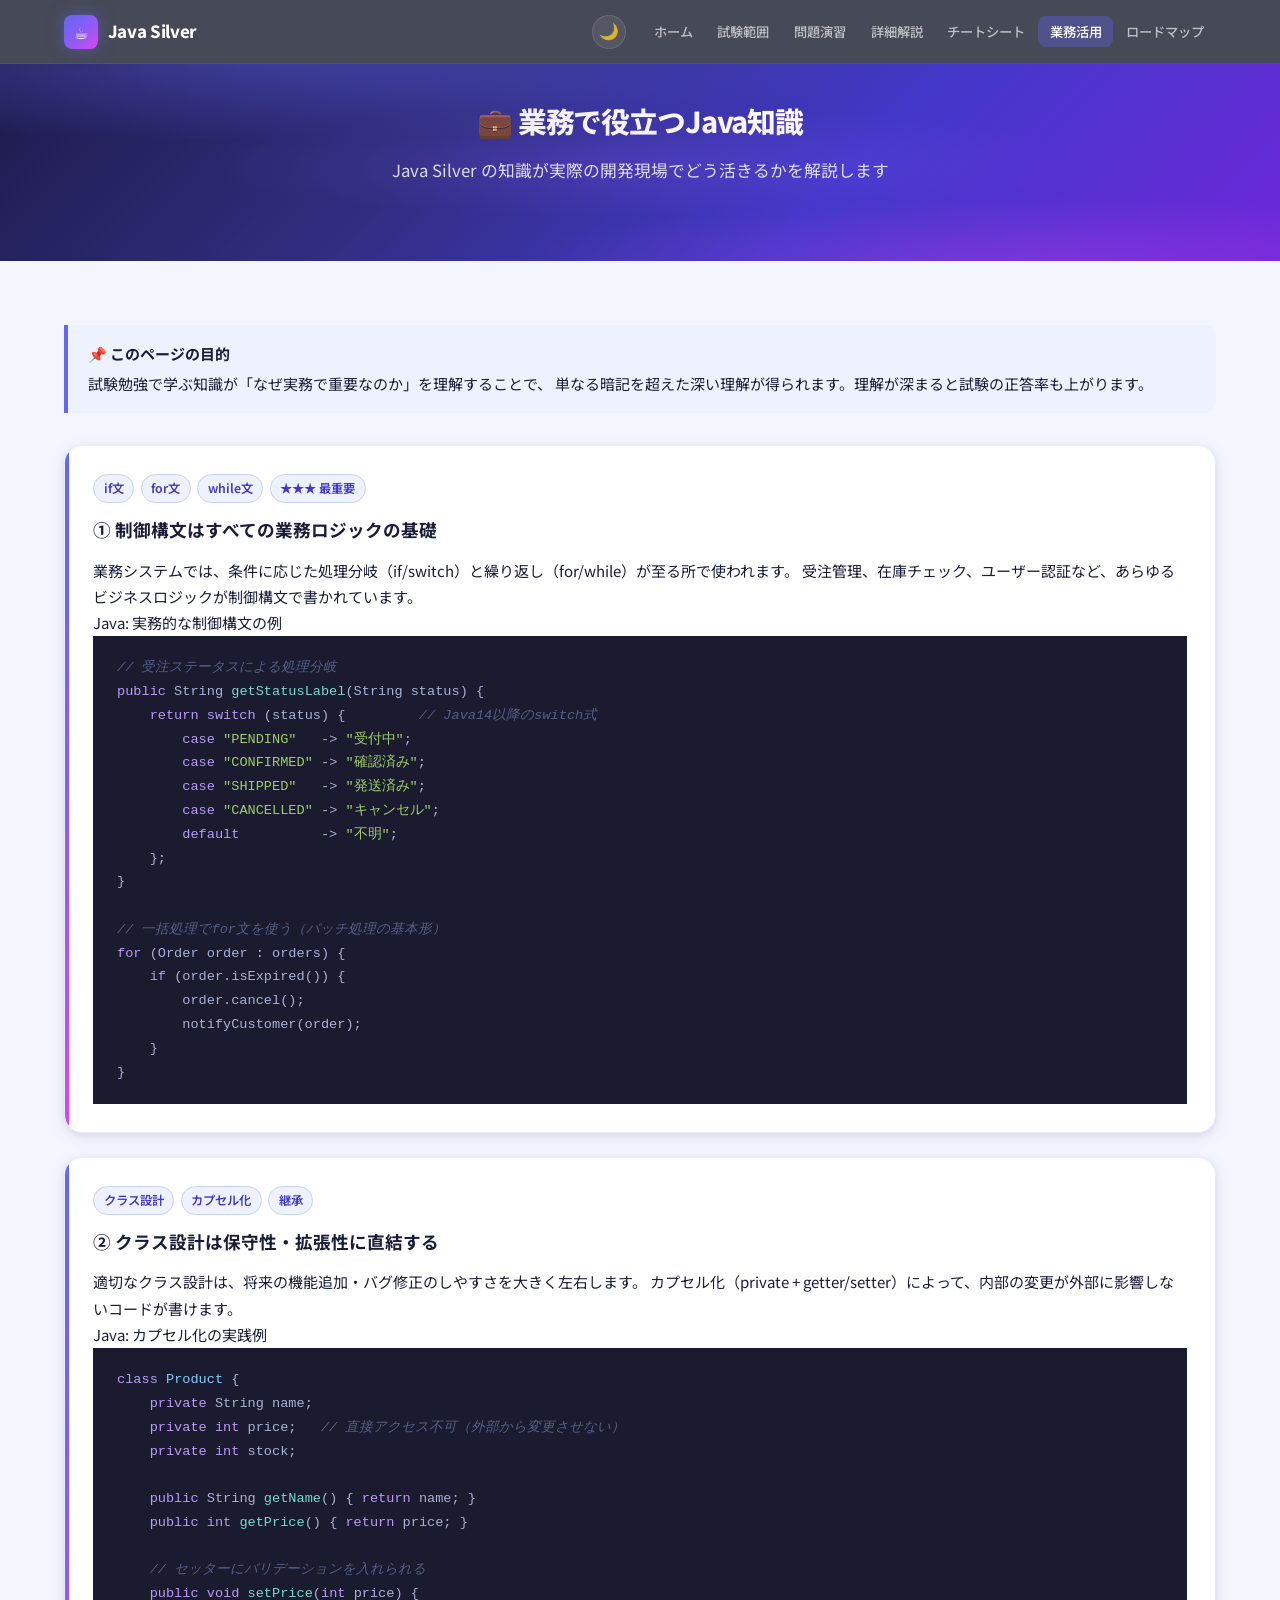
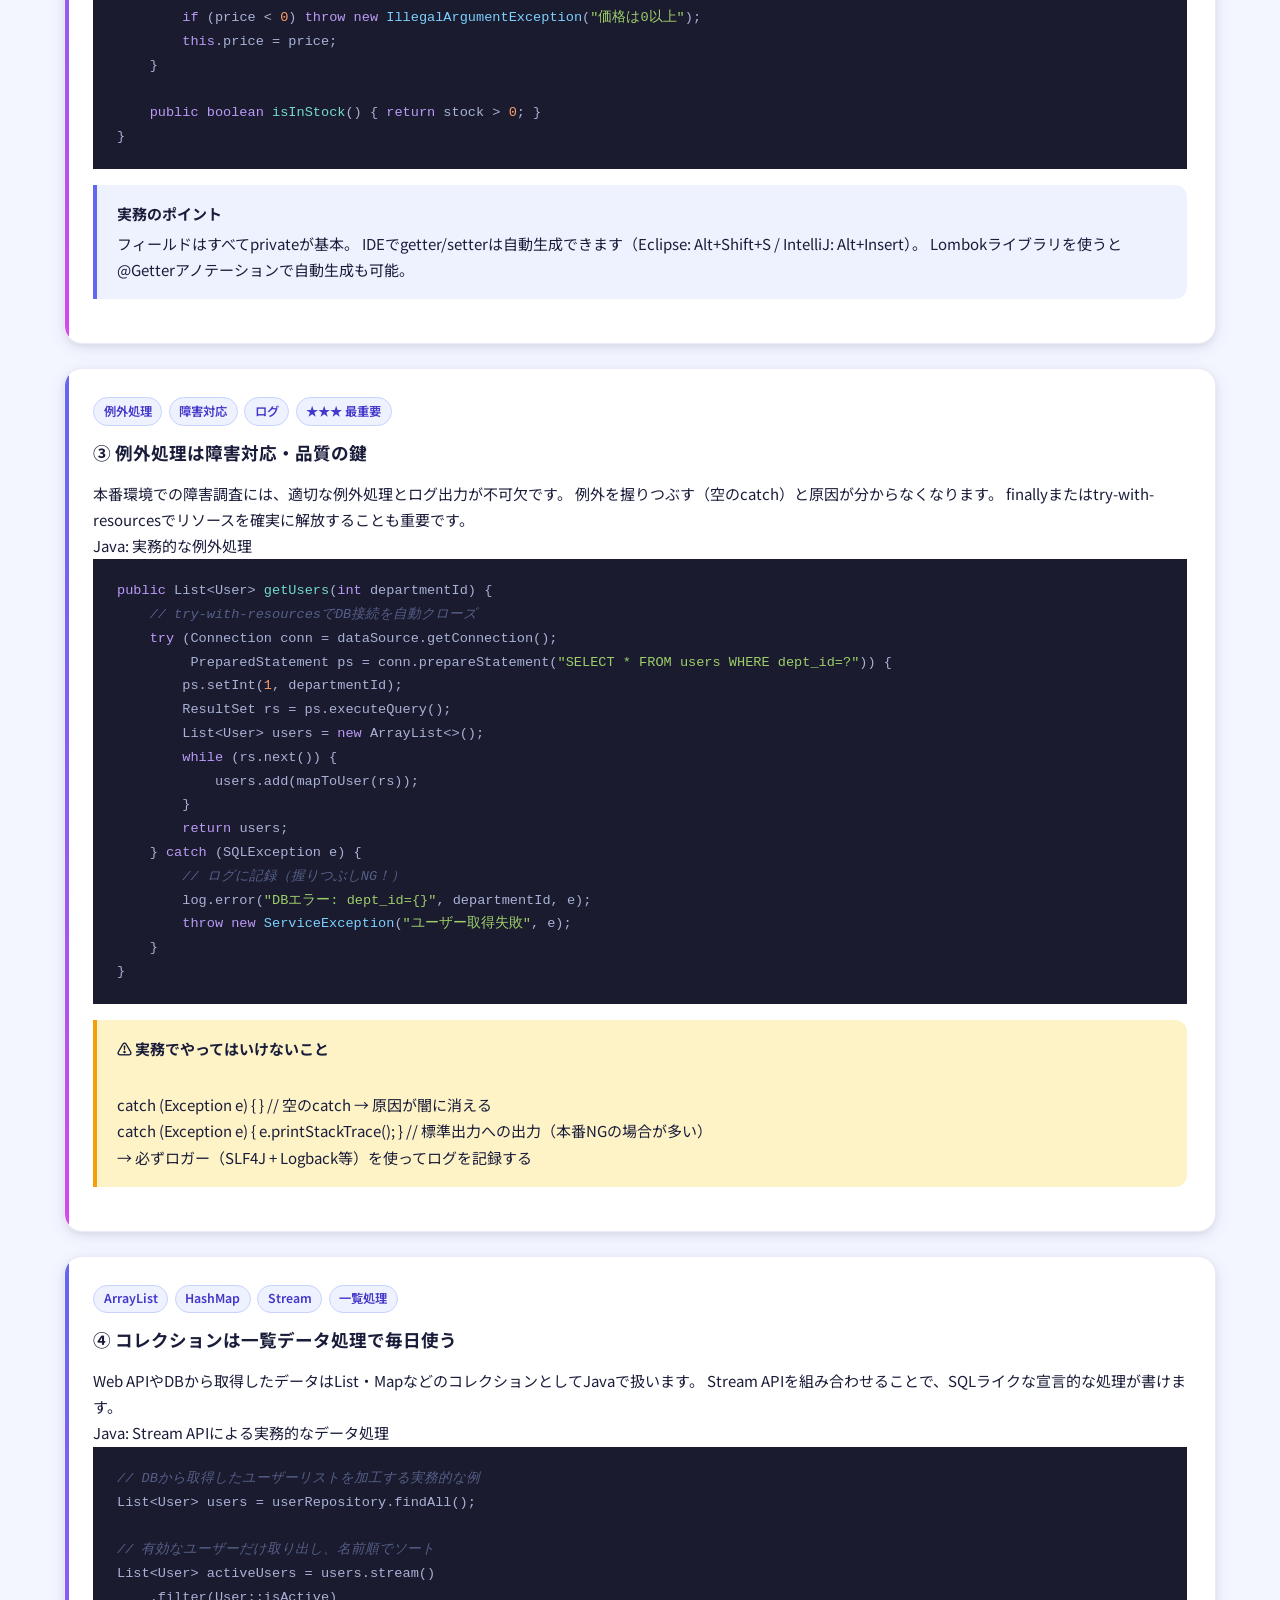
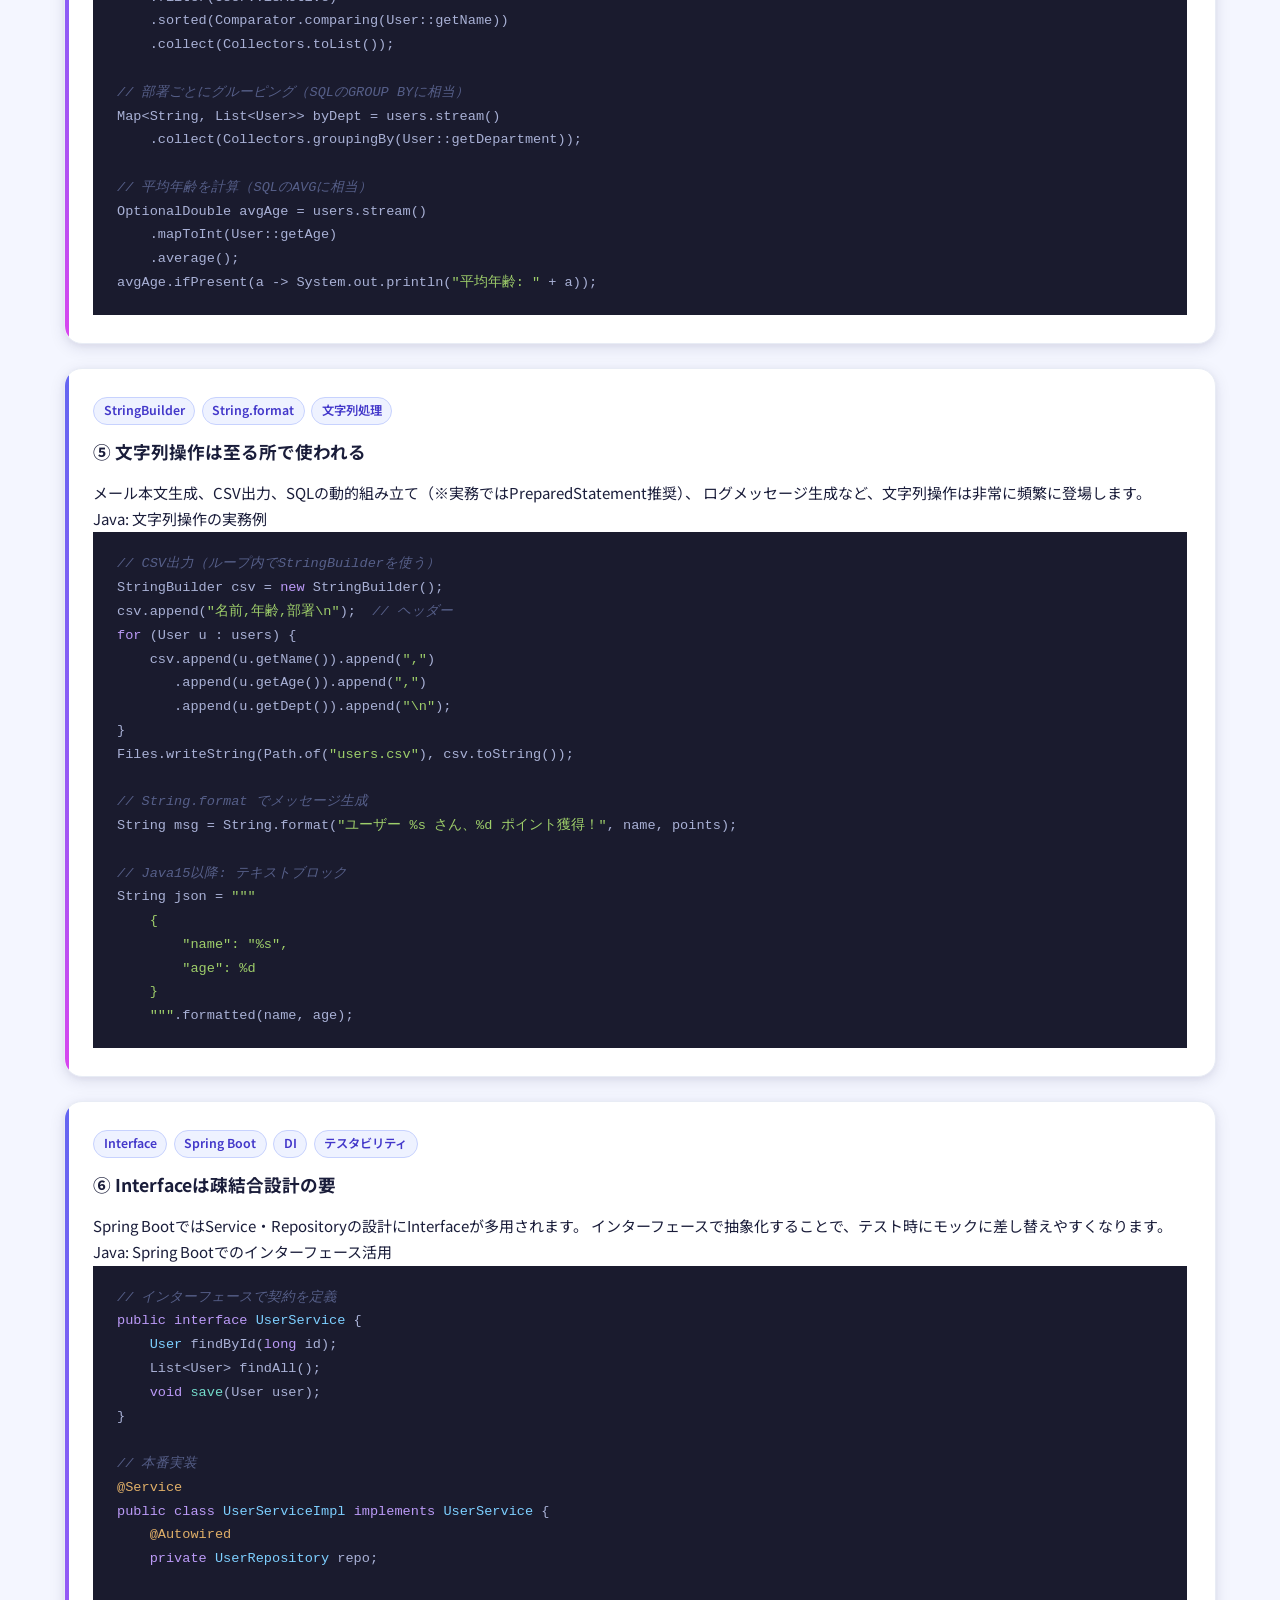
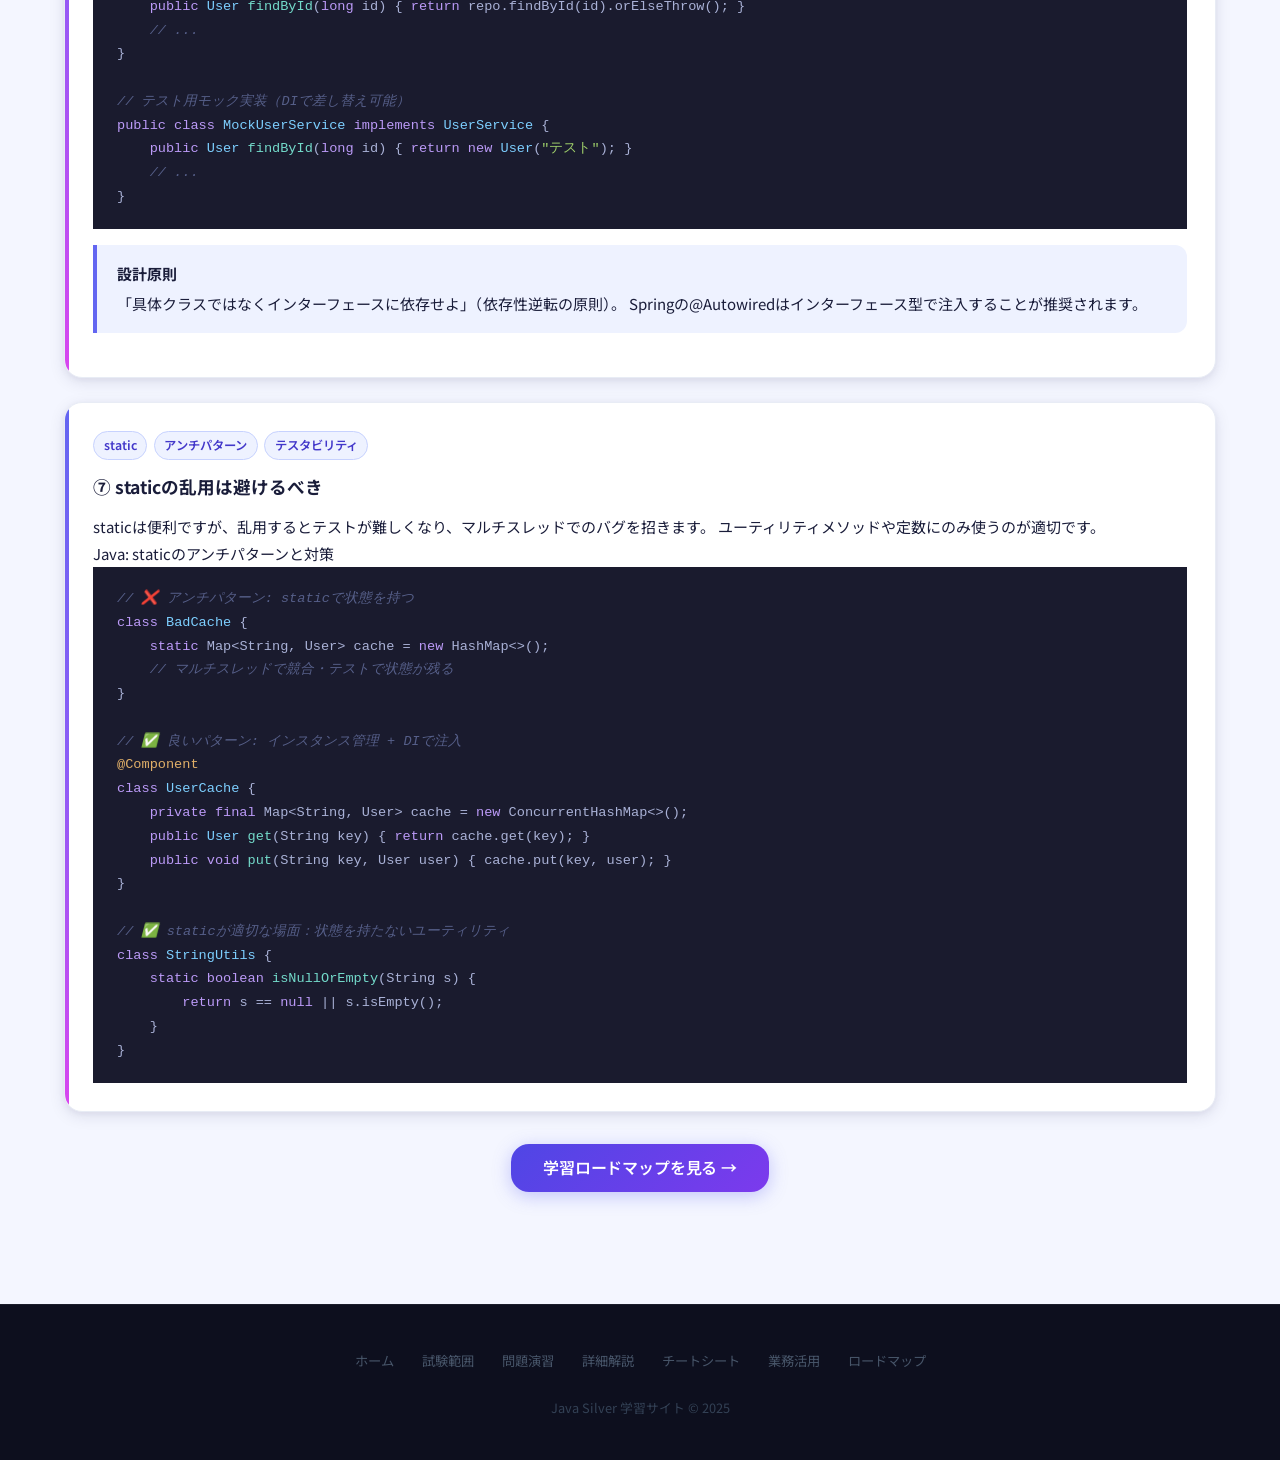
<file: practical.html>
<!DOCTYPE html>
<html lang="ja">
<head>
<meta charset="UTF-8">
<meta name="viewport" content="width=device-width, initial-scale=1.0">
<title>業務で役立つJava | Java Silver 学習サイト</title>
<link rel="stylesheet" href="css/style.css">
<script src="js/theme.js"></script>
</head>
<body>

<nav class="navbar">
  <div class="nav-inner">
    <div class="nav-logo">
      <div class="logo-icon">☕</div>
      <a href="index.html">Java Silver</a>
    </div>
    <div style="display:flex;align-items:center;gap:0.5rem;margin-left:auto">
      <button class="theme-toggle" aria-label="テーマ切替">🌙</button>
      <button class="nav-toggle" aria-label="メニュー">☰</button>
    </div>
    <ul class="nav-links">
      <li><a href="index.html">ホーム</a></li>
      <li><a href="exam.html">試験範囲</a></li>
      <li><a href="questions.html">問題演習</a></li>
      <li><a href="explanation.html">詳細解説</a></li>
      <li><a href="cheatsheet.html">チートシート</a></li>
      <li><a href="practical.html">業務活用</a></li>
      <li><a href="roadmap.html">ロードマップ</a></li>
    </ul>
  </div>
</nav>

<section class="hero" style="padding:2.5rem 1rem">
  <h1 style="font-size:1.8rem">💼 業務で役立つJava知識</h1>
  <p>Java Silver の知識が実際の開発現場でどう活きるかを解説します</p>
</section>

<div class="container">

  <div class="box box-info" style="margin-bottom:2rem">
    <strong>📌 このページの目的</strong>
    試験勉強で学ぶ知識が「なぜ実務で重要なのか」を理解することで、
    単なる暗記を超えた深い理解が得られます。理解が深まると試験の正答率も上がります。
  </div>

  <!-- 1. 制御構文 -->
  <div class="practical-card">
    <div class="tag-list">
      <span class="tag">if文</span>
      <span class="tag">for文</span>
      <span class="tag">while文</span>
      <span class="tag">★★★ 最重要</span>
    </div>
    <h3>① 制御構文はすべての業務ロジックの基礎</h3>
    <p>
      業務システムでは、条件に応じた処理分岐（if/switch）と繰り返し（for/while）が至る所で使われます。
      受注管理、在庫チェック、ユーザー認証など、あらゆるビジネスロジックが制御構文で書かれています。
    </p>
    <div class="code-label">Java: 実務的な制御構文の例</div>
    <div class="code-block"><pre><span class="cmt">// 受注ステータスによる処理分岐</span>
<span class="kw">public</span> String <span class="met">getStatusLabel</span>(String status) {
    <span class="kw">return switch</span> (status) {         <span class="cmt">// Java14以降のswitch式</span>
        <span class="kw">case</span> <span class="str">"PENDING"</span>   -> <span class="str">"受付中"</span>;
        <span class="kw">case</span> <span class="str">"CONFIRMED"</span> -> <span class="str">"確認済み"</span>;
        <span class="kw">case</span> <span class="str">"SHIPPED"</span>   -> <span class="str">"発送済み"</span>;
        <span class="kw">case</span> <span class="str">"CANCELLED"</span> -> <span class="str">"キャンセル"</span>;
        <span class="kw">default</span>          -> <span class="str">"不明"</span>;
    };
}

<span class="cmt">// 一括処理でfor文を使う（バッチ処理の基本形）</span>
<span class="kw">for</span> (Order order : orders) {
    <span class="kw">if</span> (order.isExpired()) {
        order.cancel();
        notifyCustomer(order);
    }
}</pre></div>
  </div>

  <!-- 2. クラス設計 -->
  <div class="practical-card">
    <div class="tag-list">
      <span class="tag">クラス設計</span>
      <span class="tag">カプセル化</span>
      <span class="tag">継承</span>
    </div>
    <h3>② クラス設計は保守性・拡張性に直結する</h3>
    <p>
      適切なクラス設計は、将来の機能追加・バグ修正のしやすさを大きく左右します。
      カプセル化（private + getter/setter）によって、内部の変更が外部に影響しないコードが書けます。
    </p>
    <div class="code-label">Java: カプセル化の実践例</div>
    <div class="code-block"><pre><span class="kw">class</span> <span class="cls">Product</span> {
    <span class="kw">private</span> String name;
    <span class="kw">private int</span> price;   <span class="cmt">// 直接アクセス不可（外部から変更させない）</span>
    <span class="kw">private int</span> stock;

    <span class="kw">public</span> String <span class="met">getName</span>() { <span class="kw">return</span> name; }
    <span class="kw">public int</span> <span class="met">getPrice</span>() { <span class="kw">return</span> price; }

    <span class="cmt">// セッターにバリデーションを入れられる</span>
    <span class="kw">public void</span> <span class="met">setPrice</span>(<span class="kw">int</span> price) {
        <span class="kw">if</span> (price < <span class="num">0</span>) <span class="kw">throw new</span> <span class="cls">IllegalArgumentException</span>(<span class="str">"価格は0以上"</span>);
        <span class="kw">this</span>.price = price;
    }

    <span class="kw">public boolean</span> <span class="met">isInStock</span>() { <span class="kw">return</span> stock > <span class="num">0</span>; }
}</pre></div>
    <div class="box box-info">
      <strong>実務のポイント</strong> フィールドはすべてprivateが基本。
      IDEでgetter/setterは自動生成できます（Eclipse: Alt+Shift+S / IntelliJ: Alt+Insert）。
      Lombokライブラリを使うと@Getterアノテーションで自動生成も可能。
    </div>
  </div>

  <!-- 3. 例外処理 -->
  <div class="practical-card">
    <div class="tag-list">
      <span class="tag">例外処理</span>
      <span class="tag">障害対応</span>
      <span class="tag">ログ</span>
      <span class="tag">★★★ 最重要</span>
    </div>
    <h3>③ 例外処理は障害対応・品質の鍵</h3>
    <p>
      本番環境での障害調査には、適切な例外処理とログ出力が不可欠です。
      例外を握りつぶす（空のcatch）と原因が分からなくなります。
      finallyまたはtry-with-resourcesでリソースを確実に解放することも重要です。
    </p>
    <div class="code-label">Java: 実務的な例外処理</div>
    <div class="code-block"><pre><span class="kw">public</span> List&lt;User&gt; <span class="met">getUsers</span>(<span class="kw">int</span> departmentId) {
    <span class="cmt">// try-with-resourcesでDB接続を自動クローズ</span>
    <span class="kw">try</span> (Connection conn = dataSource.getConnection();
         PreparedStatement ps = conn.prepareStatement(<span class="str">"SELECT * FROM users WHERE dept_id=?"</span>)) {
        ps.setInt(<span class="num">1</span>, departmentId);
        ResultSet rs = ps.executeQuery();
        List&lt;User&gt; users = <span class="kw">new</span> ArrayList&lt;&gt;();
        <span class="kw">while</span> (rs.next()) {
            users.add(mapToUser(rs));
        }
        <span class="kw">return</span> users;
    } <span class="kw">catch</span> (SQLException e) {
        <span class="cmt">// ログに記録（握りつぶしNG！）</span>
        log.error(<span class="str">"DBエラー: dept_id={}"</span>, departmentId, e);
        <span class="kw">throw new</span> <span class="cls">ServiceException</span>(<span class="str">"ユーザー取得失敗"</span>, e);
    }
}</pre></div>
    <div class="box box-warning">
      <strong>⚠️ 実務でやってはいけないこと</strong><br>
      catch (Exception e) &#123; &#125; // 空のcatch → 原因が闇に消える<br>
      catch (Exception e) &#123; e.printStackTrace(); &#125; // 標準出力への出力（本番NGの場合が多い）<br>
      → 必ずロガー（SLF4J + Logback等）を使ってログを記録する
    </div>
  </div>

  <!-- 4. コレクション -->
  <div class="practical-card">
    <div class="tag-list">
      <span class="tag">ArrayList</span>
      <span class="tag">HashMap</span>
      <span class="tag">Stream</span>
      <span class="tag">一覧処理</span>
    </div>
    <h3>④ コレクションは一覧データ処理で毎日使う</h3>
    <p>
      Web APIやDBから取得したデータはList・MapなどのコレクションとしてJavaで扱います。
      Stream APIを組み合わせることで、SQLライクな宣言的な処理が書けます。
    </p>
    <div class="code-label">Java: Stream APIによる実務的なデータ処理</div>
    <div class="code-block"><pre><span class="cmt">// DBから取得したユーザーリストを加工する実務的な例</span>
List&lt;User&gt; users = userRepository.findAll();

<span class="cmt">// 有効なユーザーだけ取り出し、名前順でソート</span>
List&lt;User&gt; activeUsers = users.stream()
    .filter(User::isActive)
    .sorted(Comparator.comparing(User::getName))
    .collect(Collectors.toList());

<span class="cmt">// 部署ごとにグルーピング（SQLのGROUP BYに相当）</span>
Map&lt;String, List&lt;User&gt;&gt; byDept = users.stream()
    .collect(Collectors.groupingBy(User::getDepartment));

<span class="cmt">// 平均年齢を計算（SQLのAVGに相当）</span>
OptionalDouble avgAge = users.stream()
    .mapToInt(User::getAge)
    .average();
avgAge.ifPresent(a -> System.out.println(<span class="str">"平均年齢: "</span> + a));</pre></div>
  </div>

  <!-- 5. StringBuilder -->
  <div class="practical-card">
    <div class="tag-list">
      <span class="tag">StringBuilder</span>
      <span class="tag">String.format</span>
      <span class="tag">文字列処理</span>
    </div>
    <h3>⑤ 文字列操作は至る所で使われる</h3>
    <p>
      メール本文生成、CSV出力、SQLの動的組み立て（※実務ではPreparedStatement推奨）、
      ログメッセージ生成など、文字列操作は非常に頻繁に登場します。
    </p>
    <div class="code-label">Java: 文字列操作の実務例</div>
    <div class="code-block"><pre><span class="cmt">// CSV出力（ループ内でStringBuilderを使う）</span>
StringBuilder csv = <span class="kw">new</span> StringBuilder();
csv.append(<span class="str">"名前,年齢,部署\n"</span>);  <span class="cmt">// ヘッダー</span>
<span class="kw">for</span> (User u : users) {
    csv.append(u.getName()).append(<span class="str">","</span>)
       .append(u.getAge()).append(<span class="str">","</span>)
       .append(u.getDept()).append(<span class="str">"\n"</span>);
}
Files.writeString(Path.of(<span class="str">"users.csv"</span>), csv.toString());

<span class="cmt">// String.format でメッセージ生成</span>
String msg = String.format(<span class="str">"ユーザー %s さん、%d ポイント獲得！"</span>, name, points);

<span class="cmt">// Java15以降: テキストブロック</span>
String json = <span class="str">"""
    {
        "name": "%s",
        "age": %d
    }
    """</span>.formatted(name, age);</pre></div>
  </div>

  <!-- 6. interface -->
  <div class="practical-card">
    <div class="tag-list">
      <span class="tag">Interface</span>
      <span class="tag">Spring Boot</span>
      <span class="tag">DI</span>
      <span class="tag">テスタビリティ</span>
    </div>
    <h3>⑥ Interfaceは疎結合設計の要</h3>
    <p>
      Spring BootではService・Repositoryの設計にInterfaceが多用されます。
      インターフェースで抽象化することで、テスト時にモックに差し替えやすくなります。
    </p>
    <div class="code-label">Java: Spring Bootでのインターフェース活用</div>
    <div class="code-block"><pre><span class="cmt">// インターフェースで契約を定義</span>
<span class="kw">public interface</span> <span class="cls">UserService</span> {
    <span class="cls">User</span> findById(<span class="kw">long</span> id);
    List&lt;User&gt; findAll();
    <span class="kw">void</span> <span class="met">save</span>(User user);
}

<span class="cmt">// 本番実装</span>
<span class="ann">@Service</span>
<span class="kw">public class</span> <span class="cls">UserServiceImpl</span> <span class="kw">implements</span> <span class="cls">UserService</span> {
    <span class="ann">@Autowired</span>
    <span class="kw">private</span> <span class="cls">UserRepository</span> repo;

    <span class="kw">public</span> <span class="cls">User</span> <span class="met">findById</span>(<span class="kw">long</span> id) { <span class="kw">return</span> repo.findById(id).orElseThrow(); }
    <span class="cmt">// ...</span>
}

<span class="cmt">// テスト用モック実装（DIで差し替え可能）</span>
<span class="kw">public class</span> <span class="cls">MockUserService</span> <span class="kw">implements</span> <span class="cls">UserService</span> {
    <span class="kw">public</span> <span class="cls">User</span> <span class="met">findById</span>(<span class="kw">long</span> id) { <span class="kw">return new</span> <span class="cls">User</span>(<span class="str">"テスト"</span>); }
    <span class="cmt">// ...</span>
}</pre></div>
    <div class="box box-info">
      <strong>設計原則</strong>
      「具体クラスではなくインターフェースに依存せよ」（依存性逆転の原則）。
      Springの@Autowiredはインターフェース型で注入することが推奨されます。
    </div>
  </div>

  <!-- 7. static乱用NG -->
  <div class="practical-card">
    <div class="tag-list">
      <span class="tag">static</span>
      <span class="tag">アンチパターン</span>
      <span class="tag">テスタビリティ</span>
    </div>
    <h3>⑦ staticの乱用は避けるべき</h3>
    <p>
      staticは便利ですが、乱用するとテストが難しくなり、マルチスレッドでのバグを招きます。
      ユーティリティメソッドや定数にのみ使うのが適切です。
    </p>
    <div class="code-label">Java: staticのアンチパターンと対策</div>
    <div class="code-block"><pre><span class="cmt">// ❌ アンチパターン: staticで状態を持つ</span>
<span class="kw">class</span> <span class="cls">BadCache</span> {
    <span class="kw">static</span> Map&lt;String, User&gt; cache = <span class="kw">new</span> HashMap&lt;&gt;();
    <span class="cmt">// マルチスレッドで競合・テストで状態が残る</span>
}

<span class="cmt">// ✅ 良いパターン: インスタンス管理 + DIで注入</span>
<span class="ann">@Component</span>
<span class="kw">class</span> <span class="cls">UserCache</span> {
    <span class="kw">private final</span> Map&lt;String, User&gt; cache = <span class="kw">new</span> ConcurrentHashMap&lt;&gt;();
    <span class="kw">public</span> <span class="cls">User</span> <span class="met">get</span>(String key) { <span class="kw">return</span> cache.get(key); }
    <span class="kw">public void</span> <span class="met">put</span>(String key, User user) { cache.put(key, user); }
}

<span class="cmt">// ✅ staticが適切な場面：状態を持たないユーティリティ</span>
<span class="kw">class</span> <span class="cls">StringUtils</span> {
    <span class="kw">static boolean</span> <span class="met">isNullOrEmpty</span>(String s) {
        <span class="kw">return</span> s == <span class="kw">null</span> || s.isEmpty();
    }
}</pre></div>
  </div>

  <div class="text-center" style="margin-top:2rem">
    <a href="roadmap.html" class="btn btn-primary btn-lg">学習ロードマップを見る →</a>
  </div>

</div>

<footer>
  <div class="footer-inner">
    <div class="footer-links">
      <a href="index.html">ホーム</a>
      <a href="exam.html">試験範囲</a>
      <a href="questions.html">問題演習</a>
      <a href="explanation.html">詳細解説</a>
      <a href="cheatsheet.html">チートシート</a>
      <a href="practical.html">業務活用</a>
      <a href="roadmap.html">ロードマップ</a>
    </div>
    <p class="footer-copy">Java Silver 学習サイト &copy; 2025</p>
  </div>
</footer>

<script src="js/questions.js"></script>
<script src="js/storage.js"></script>
<script src="js/app.js"></script>
</body>
</html>
</file>
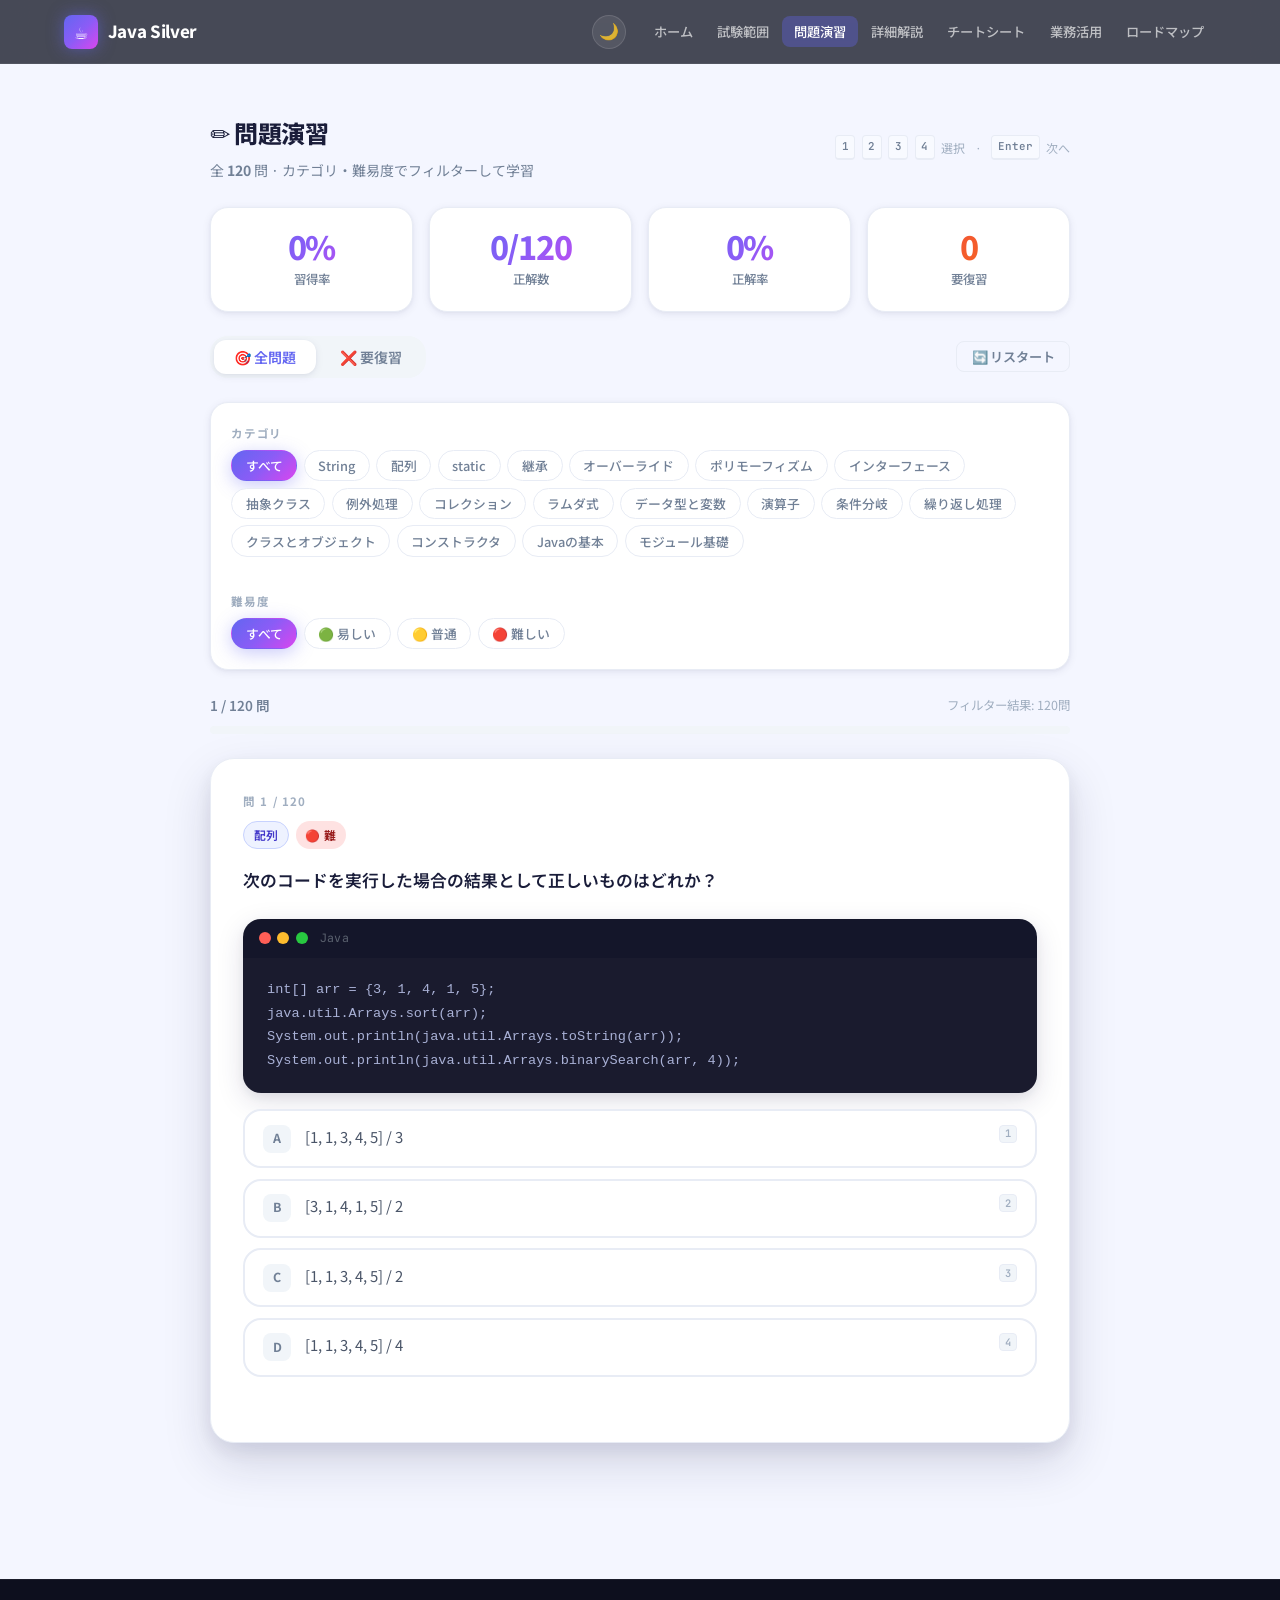
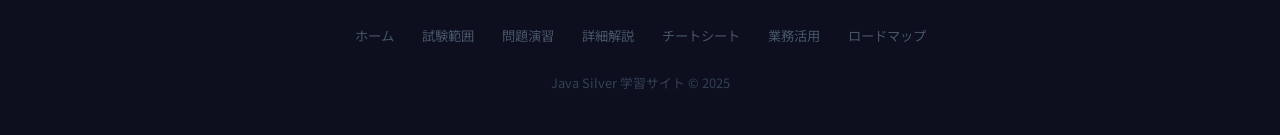
<file: questions.html>
<!DOCTYPE html>
<html lang="ja">
<head>
<meta charset="UTF-8">
<meta name="viewport" content="width=device-width, initial-scale=1.0">
<title>問題演習 — Java Silver 学習サイト</title>
<link rel="stylesheet" href="css/style.css">
<script src="js/theme.js"></script>
</head>
<body>

<nav class="navbar">
  <div class="nav-inner">
    <div class="nav-logo">
      <div class="logo-icon">☕</div>
      <a href="index.html">Java Silver</a>
    </div>
    <div style="display:flex;align-items:center;gap:0.5rem;margin-left:auto">
      <button class="theme-toggle" aria-label="テーマ切替">🌙</button>
      <button class="nav-toggle" aria-label="メニュー">☰</button>
    </div>
    <ul class="nav-links">
      <li><a href="index.html">ホーム</a></li>
      <li><a href="exam.html">試験範囲</a></li>
      <li><a href="questions.html" class="active">問題演習</a></li>
      <li><a href="explanation.html">詳細解説</a></li>
      <li><a href="cheatsheet.html">チートシート</a></li>
      <li><a href="practical.html">業務活用</a></li>
      <li><a href="roadmap.html">ロードマップ</a></li>
    </ul>
  </div>
</nav>

<div class="container">
  <div class="quiz-container">

    <div class="flex items-center justify-between mb-3 flex-wrap gap-1">
      <div>
        <h1 style="font-size:1.5rem;font-weight:800;color:var(--text);letter-spacing:-0.02em">✏️ 問題演習</h1>
        <p style="font-size:0.875rem;color:var(--text-muted);margin-top:0.25rem">全 <strong id="total-q-count">0</strong> 問 · カテゴリ・難易度でフィルターして学習</p>
      </div>
      <div style="display:flex;align-items:center;gap:0.4rem;font-size:0.75rem;color:var(--text-xmuted)">
        <kbd class="kbd">1</kbd><kbd class="kbd">2</kbd><kbd class="kbd">3</kbd><kbd class="kbd">4</kbd> 選択
        <span style="margin:0 0.2rem">·</span>
        <kbd class="kbd">Enter</kbd> 次へ
      </div>
    </div>

    <!-- 学習統計 -->
    <div id="progress-area" style="margin-bottom:1.25rem"></div>

    <!-- モード切替 -->
    <div class="flex items-center justify-between mb-3 flex-wrap gap-2">
      <div class="mode-tabs">
        <button class="mode-tab active" id="mode-all" onclick="QuizApp.setMode('all')">🎯 全問題</button>
        <button class="mode-tab" id="mode-wrong" onclick="QuizApp.setMode('wrong')">❌ 要復習</button>
      </div>
      <button class="btn btn-ghost btn-sm" onclick="QuizApp.startQuiz(QuizApp.currentCategory, QuizApp.currentDifficulty)">🔄 リスタート</button>
    </div>

    <!-- フィルターパネル -->
    <div class="filter-panel" id="filter-panel">
      <div class="filter-section">
        <div class="filter-label">カテゴリ</div>
        <div class="filter-bar" id="cat-filters">
          <button class="filter-btn active" data-category="all">すべて</button>
        </div>
      </div>
      <div style="height:0.875rem"></div>
      <div class="filter-section" style="margin-bottom:0">
        <div class="filter-label">難易度</div>
        <div class="filter-bar" id="diff-filters">
          <button class="filter-btn active" data-difficulty="all">すべて</button>
          <button class="filter-btn" data-difficulty="easy">🟢 易しい</button>
          <button class="filter-btn" data-difficulty="medium">🟡 普通</button>
          <button class="filter-btn" data-difficulty="hard">🔴 難しい</button>
        </div>
      </div>
    </div>

    <!-- プログレス -->
    <div class="flex items-center justify-between mb-1">
      <span id="progress-text" class="quiz-progress-text">— / — 問</span>
      <span id="filtered-count" style="font-size:0.78rem;color:var(--text-xmuted)"></span>
    </div>
    <div class="progress-bar-wrap" style="margin-bottom:1.5rem">
      <div class="progress-bar" id="progress-bar" style="width:0%"></div>
    </div>

    <!-- 問題エリア -->
    <div id="quiz-area">
      <div class="card text-center" style="padding:3rem">
        <p style="color:var(--text-muted)">読み込み中...</p>
      </div>
    </div>

  </div>
</div>

<footer>
  <div class="footer-inner">
    <div class="footer-links">
      <a href="index.html">ホーム</a>
      <a href="exam.html">試験範囲</a>
      <a href="questions.html">問題演習</a>
      <a href="explanation.html">詳細解説</a>
      <a href="cheatsheet.html">チートシート</a>
      <a href="practical.html">業務活用</a>
      <a href="roadmap.html">ロードマップ</a>
    </div>
    <p class="footer-copy">Java Silver 学習サイト &copy; 2025</p>
  </div>
</footer>

<script src="js/questions.js"></script>
<script src="js/storage.js"></script>
<script src="js/app.js"></script>
<script>
document.getElementById("total-q-count").textContent = QUESTIONS.length;

// mini progress summary
const pa = document.getElementById("progress-area");
if (pa) {
  const p = Storage.getProgress();
  pa.innerHTML = `
    <div class="stats-grid" style="grid-template-columns:repeat(4,1fr)">
      <div class="stat-card"><span class="stat-num">${p.rate}%</span><span class="stat-label">習得率</span></div>
      <div class="stat-card"><span class="stat-num">${p.correct}/${p.total}</span><span class="stat-label">正解数</span></div>
      <div class="stat-card"><span class="stat-num">${Storage.getStats().accuracy}%</span><span class="stat-label">正解率</span></div>
      <div class="stat-card"><span class="stat-num" style="background:linear-gradient(135deg,#ef4444,#f97316);-webkit-background-clip:text;-webkit-text-fill-color:transparent;background-clip:text">${Storage.getWrongIds().length}</span><span class="stat-label">要復習</span></div>
    </div>
  `;
}
</script>
</body>
</html>
</file>
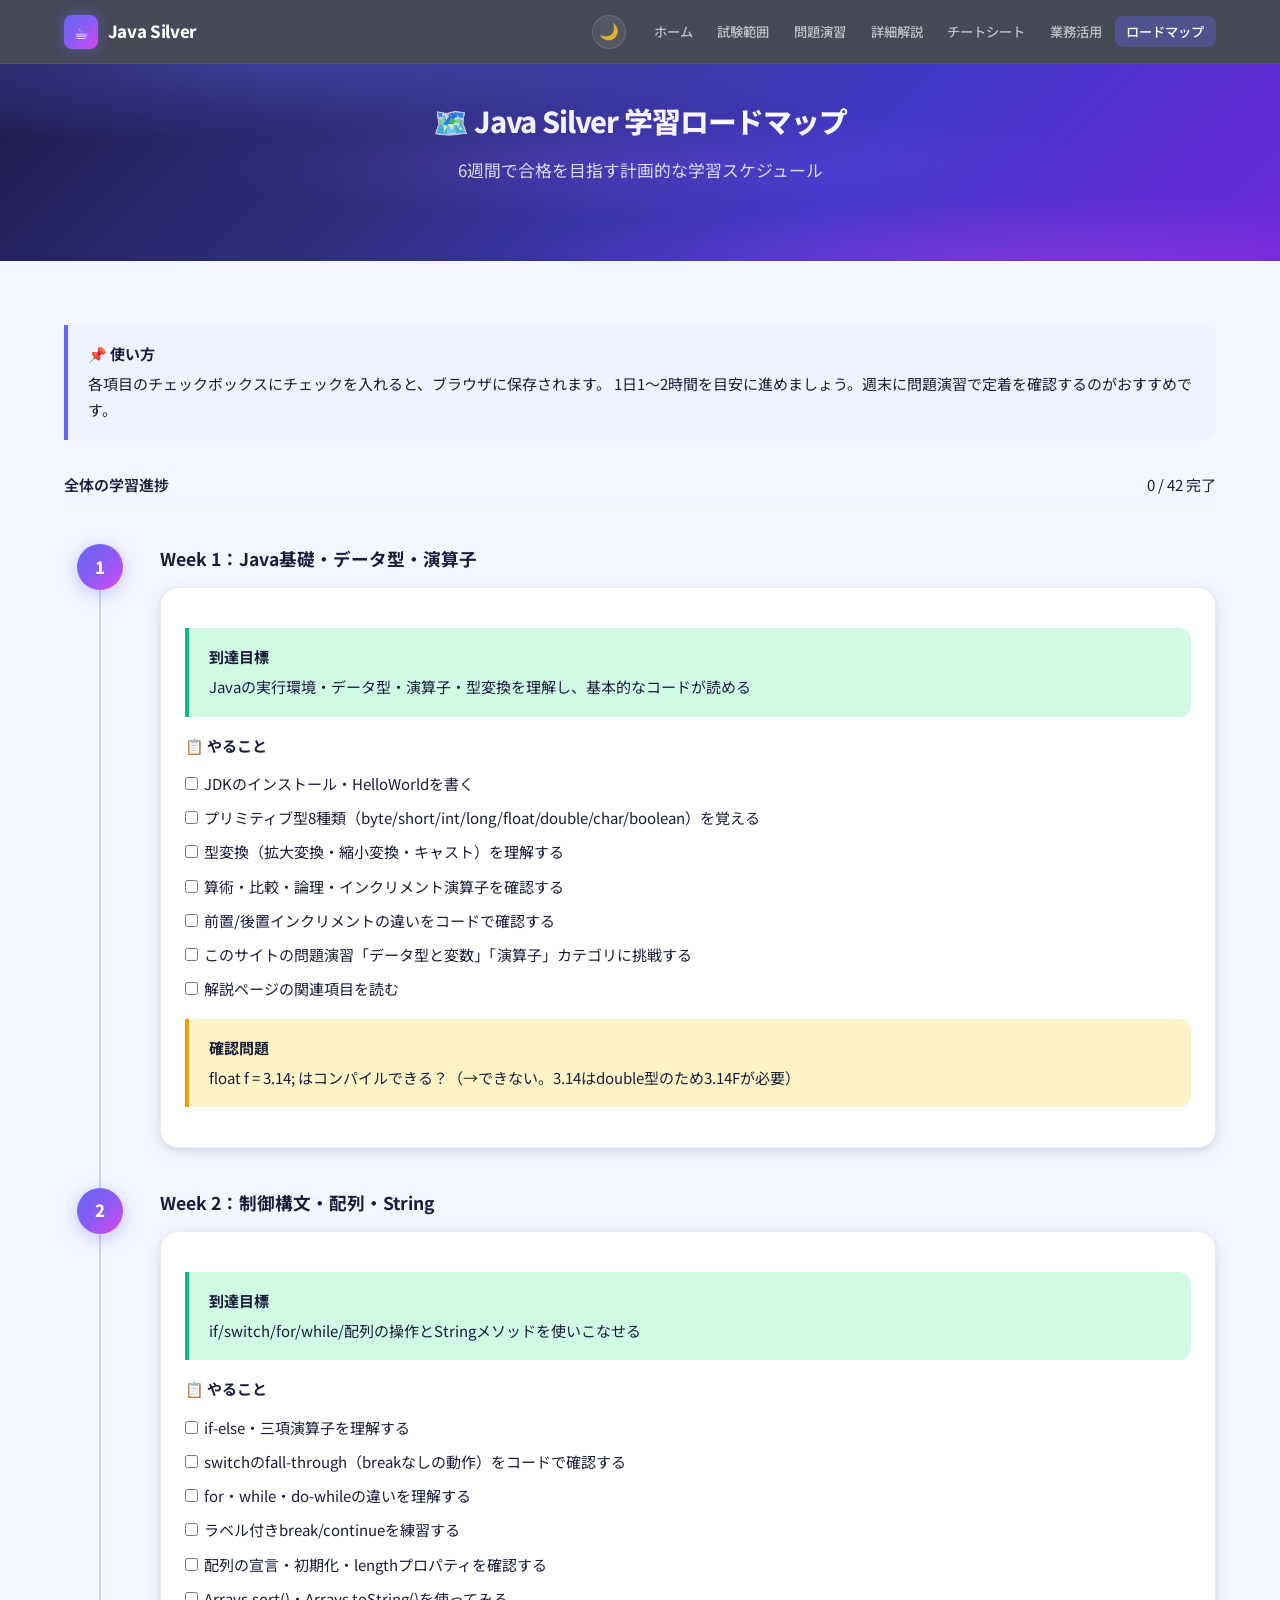
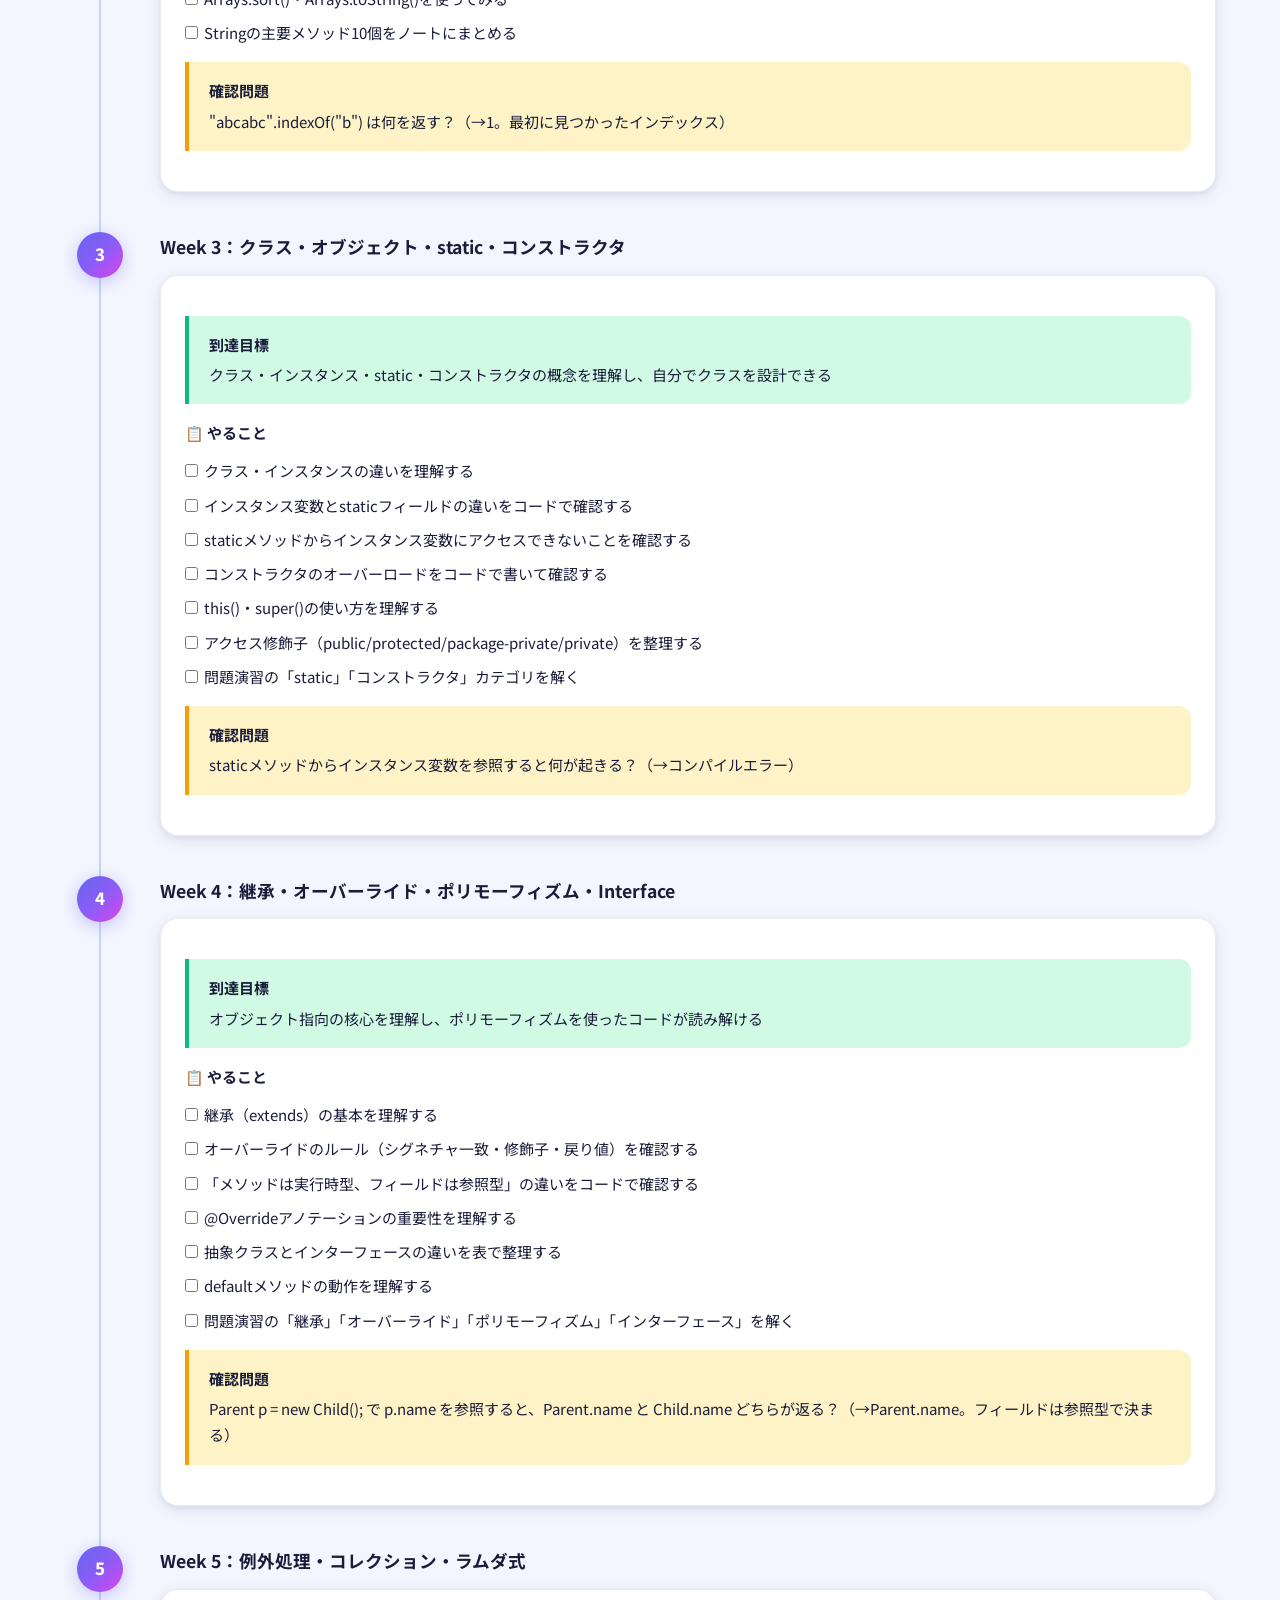
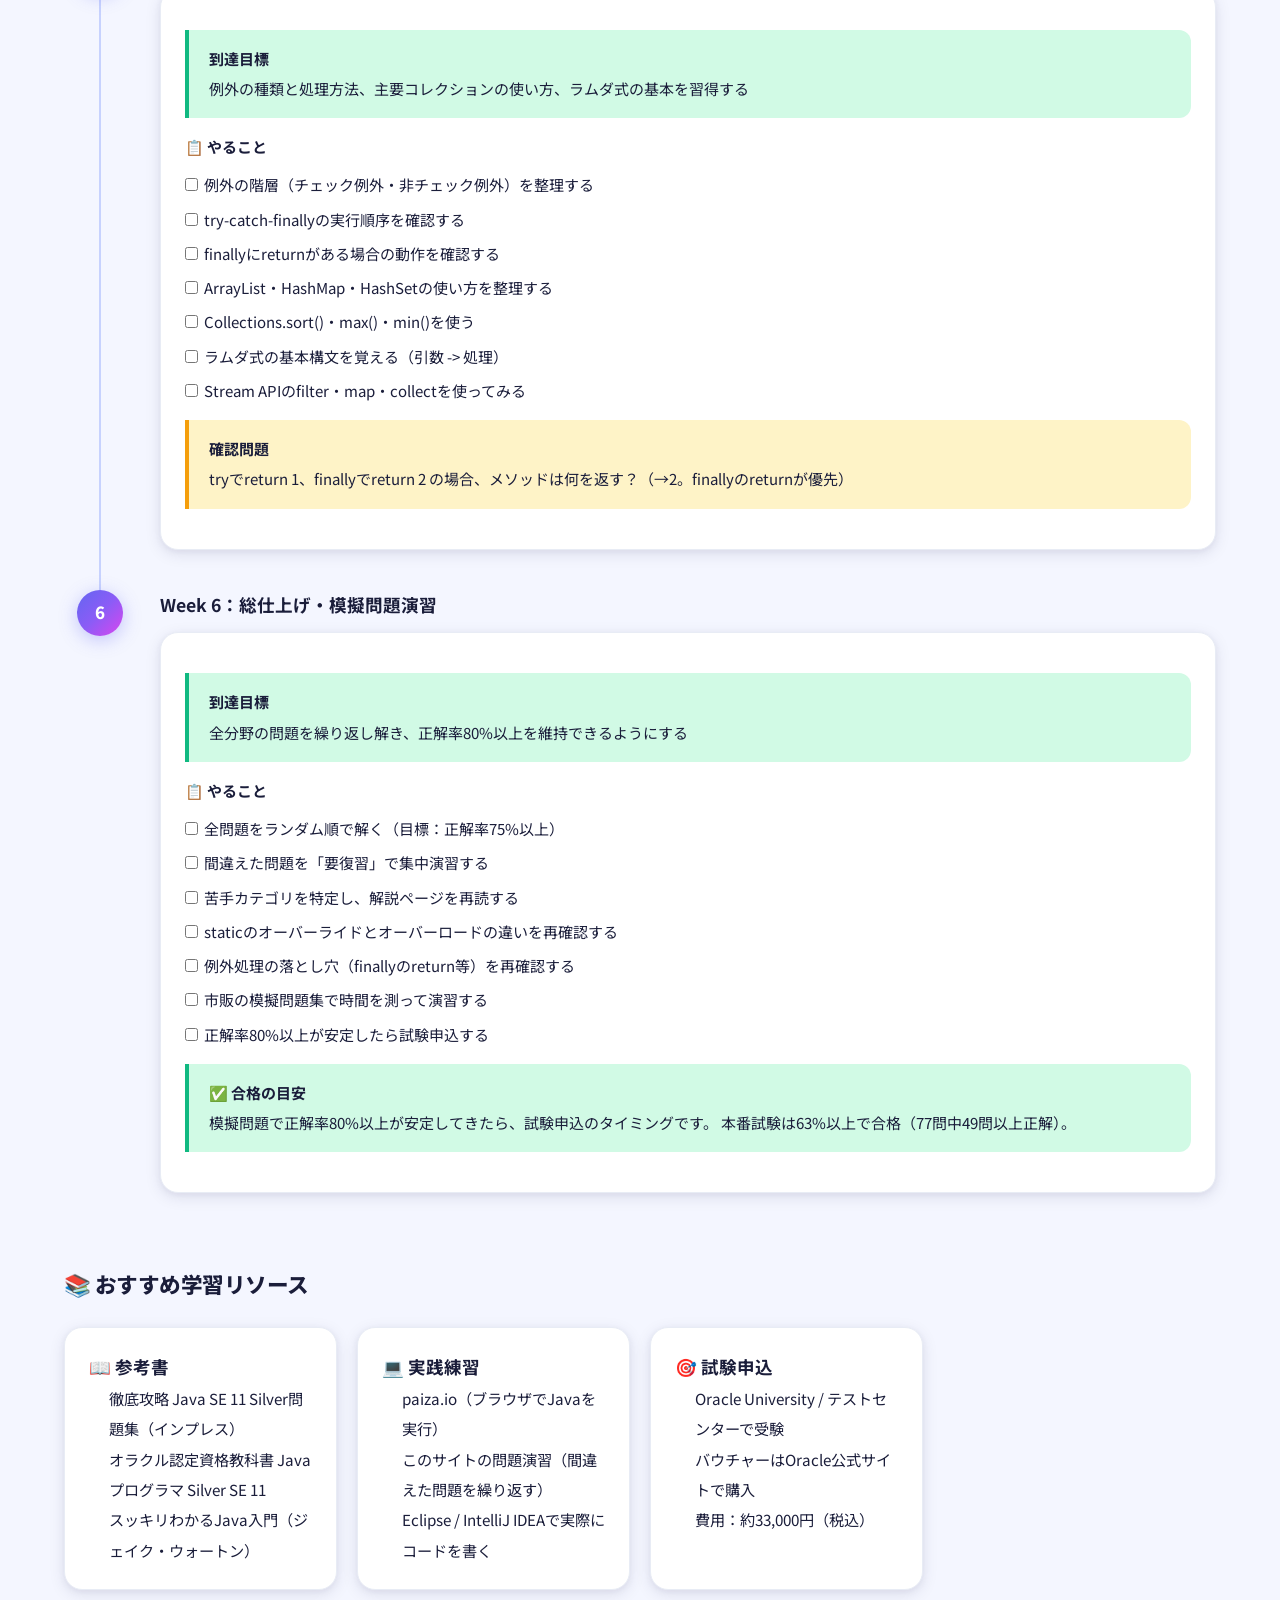
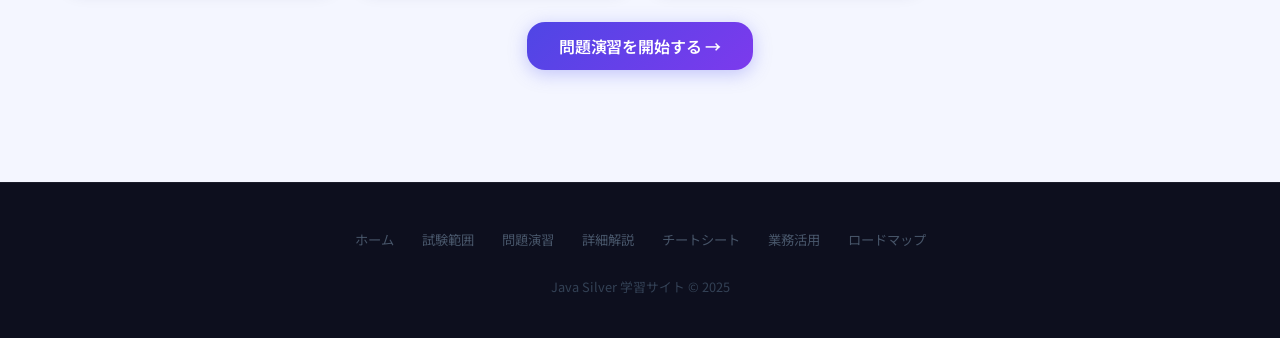
<file: roadmap.html>
<!DOCTYPE html>
<html lang="ja">
<head>
<meta charset="UTF-8">
<meta name="viewport" content="width=device-width, initial-scale=1.0">
<title>学習ロードマップ | Java Silver 学習サイト</title>
<link rel="stylesheet" href="css/style.css">
<script src="js/theme.js"></script>
</head>
<body>

<nav class="navbar">
  <div class="nav-inner">
    <div class="nav-logo">
      <div class="logo-icon">☕</div>
      <a href="index.html">Java Silver</a>
    </div>
    <div style="display:flex;align-items:center;gap:0.5rem;margin-left:auto">
      <button class="theme-toggle" aria-label="テーマ切替">🌙</button>
      <button class="nav-toggle" aria-label="メニュー">☰</button>
    </div>
    <ul class="nav-links">
      <li><a href="index.html">ホーム</a></li>
      <li><a href="exam.html">試験範囲</a></li>
      <li><a href="questions.html">問題演習</a></li>
      <li><a href="explanation.html">詳細解説</a></li>
      <li><a href="cheatsheet.html">チートシート</a></li>
      <li><a href="practical.html">業務活用</a></li>
      <li><a href="roadmap.html">ロードマップ</a></li>
    </ul>
  </div>
</nav>

<section class="hero" style="padding:2.5rem 1rem">
  <h1 style="font-size:1.8rem">🗺️ Java Silver 学習ロードマップ</h1>
  <p>6週間で合格を目指す計画的な学習スケジュール</p>
</section>

<div class="container" id="roadmap-area">

  <div class="box box-info" style="margin-bottom:2rem">
    <strong>📌 使い方</strong>
    各項目のチェックボックスにチェックを入れると、ブラウザに保存されます。
    1日1〜2時間を目安に進めましょう。週末に問題演習で定着を確認するのがおすすめです。
  </div>

  <!-- 進捗バー -->
  <div style="margin-bottom:2rem">
    <div style="display:flex;justify-content:space-between;margin-bottom:0.4rem">
      <span style="font-weight:600">全体の学習進捗</span>
      <span id="check-count">0 / 42 完了</span>
    </div>
    <div class="progress-bar-wrap">
      <div class="progress-bar" id="roadmap-progress" style="width:0%"></div>
    </div>
  </div>

  <!-- Week 1 -->
  <div class="roadmap-week">
    <div class="week-number">
      <div class="week-badge">1</div>
      <div class="week-line"></div>
    </div>
    <div class="week-content">
      <h3>Week 1：Java基礎・データ型・演算子</h3>
      <div class="card" style="margin-top:0.5rem">
        <div class="box box-success" style="margin-bottom:1rem">
          <strong>到達目標</strong>Javaの実行環境・データ型・演算子・型変換を理解し、基本的なコードが読める
        </div>
        <h4 style="margin-bottom:0.75rem">📋 やること</h4>
        <ul style="list-style:none;display:flex;flex-direction:column;gap:0.5rem">
          <li><label><input type="checkbox" class="task-check" data-key="w1t1"> &nbsp;JDKのインストール・HelloWorldを書く</label></li>
          <li><label><input type="checkbox" class="task-check" data-key="w1t2"> &nbsp;プリミティブ型8種類（byte/short/int/long/float/double/char/boolean）を覚える</label></li>
          <li><label><input type="checkbox" class="task-check" data-key="w1t3"> &nbsp;型変換（拡大変換・縮小変換・キャスト）を理解する</label></li>
          <li><label><input type="checkbox" class="task-check" data-key="w1t4"> &nbsp;算術・比較・論理・インクリメント演算子を確認する</label></li>
          <li><label><input type="checkbox" class="task-check" data-key="w1t5"> &nbsp;前置/後置インクリメントの違いをコードで確認する</label></li>
          <li><label><input type="checkbox" class="task-check" data-key="w1t6"> &nbsp;このサイトの問題演習「データ型と変数」「演算子」カテゴリに挑戦する</label></li>
          <li><label><input type="checkbox" class="task-check" data-key="w1t7"> &nbsp;解説ページの関連項目を読む</label></li>
        </ul>
        <div class="box box-warning" style="margin-top:1rem">
          <strong>確認問題</strong>
          float f = 3.14; はコンパイルできる？（→できない。3.14はdouble型のため3.14Fが必要）
        </div>
      </div>
    </div>
  </div>

  <!-- Week 2 -->
  <div class="roadmap-week">
    <div class="week-number">
      <div class="week-badge">2</div>
      <div class="week-line"></div>
    </div>
    <div class="week-content">
      <h3>Week 2：制御構文・配列・String</h3>
      <div class="card" style="margin-top:0.5rem">
        <div class="box box-success" style="margin-bottom:1rem">
          <strong>到達目標</strong>if/switch/for/while/配列の操作とStringメソッドを使いこなせる
        </div>
        <h4 style="margin-bottom:0.75rem">📋 やること</h4>
        <ul style="list-style:none;display:flex;flex-direction:column;gap:0.5rem">
          <li><label><input type="checkbox" class="task-check" data-key="w2t1"> &nbsp;if-else・三項演算子を理解する</label></li>
          <li><label><input type="checkbox" class="task-check" data-key="w2t2"> &nbsp;switchのfall-through（breakなしの動作）をコードで確認する</label></li>
          <li><label><input type="checkbox" class="task-check" data-key="w2t3"> &nbsp;for・while・do-whileの違いを理解する</label></li>
          <li><label><input type="checkbox" class="task-check" data-key="w2t4"> &nbsp;ラベル付きbreak/continueを練習する</label></li>
          <li><label><input type="checkbox" class="task-check" data-key="w2t5"> &nbsp;配列の宣言・初期化・lengthプロパティを確認する</label></li>
          <li><label><input type="checkbox" class="task-check" data-key="w2t6"> &nbsp;Arrays.sort()・Arrays.toString()を使ってみる</label></li>
          <li><label><input type="checkbox" class="task-check" data-key="w2t7"> &nbsp;Stringの主要メソッド10個をノートにまとめる</label></li>
        </ul>
        <div class="box box-warning" style="margin-top:1rem">
          <strong>確認問題</strong>
          "abcabc".indexOf("b") は何を返す？（→1。最初に見つかったインデックス）
        </div>
      </div>
    </div>
  </div>

  <!-- Week 3 -->
  <div class="roadmap-week">
    <div class="week-number">
      <div class="week-badge">3</div>
      <div class="week-line"></div>
    </div>
    <div class="week-content">
      <h3>Week 3：クラス・オブジェクト・static・コンストラクタ</h3>
      <div class="card" style="margin-top:0.5rem">
        <div class="box box-success" style="margin-bottom:1rem">
          <strong>到達目標</strong>クラス・インスタンス・static・コンストラクタの概念を理解し、自分でクラスを設計できる
        </div>
        <h4 style="margin-bottom:0.75rem">📋 やること</h4>
        <ul style="list-style:none;display:flex;flex-direction:column;gap:0.5rem">
          <li><label><input type="checkbox" class="task-check" data-key="w3t1"> &nbsp;クラス・インスタンスの違いを理解する</label></li>
          <li><label><input type="checkbox" class="task-check" data-key="w3t2"> &nbsp;インスタンス変数とstaticフィールドの違いをコードで確認する</label></li>
          <li><label><input type="checkbox" class="task-check" data-key="w3t3"> &nbsp;staticメソッドからインスタンス変数にアクセスできないことを確認する</label></li>
          <li><label><input type="checkbox" class="task-check" data-key="w3t4"> &nbsp;コンストラクタのオーバーロードをコードで書いて確認する</label></li>
          <li><label><input type="checkbox" class="task-check" data-key="w3t5"> &nbsp;this()・super()の使い方を理解する</label></li>
          <li><label><input type="checkbox" class="task-check" data-key="w3t6"> &nbsp;アクセス修飾子（public/protected/package-private/private）を整理する</label></li>
          <li><label><input type="checkbox" class="task-check" data-key="w3t7"> &nbsp;問題演習の「static」「コンストラクタ」カテゴリを解く</label></li>
        </ul>
        <div class="box box-warning" style="margin-top:1rem">
          <strong>確認問題</strong>
          staticメソッドからインスタンス変数を参照すると何が起きる？（→コンパイルエラー）
        </div>
      </div>
    </div>
  </div>

  <!-- Week 4 -->
  <div class="roadmap-week">
    <div class="week-number">
      <div class="week-badge">4</div>
      <div class="week-line"></div>
    </div>
    <div class="week-content">
      <h3>Week 4：継承・オーバーライド・ポリモーフィズム・Interface</h3>
      <div class="card" style="margin-top:0.5rem">
        <div class="box box-success" style="margin-bottom:1rem">
          <strong>到達目標</strong>オブジェクト指向の核心を理解し、ポリモーフィズムを使ったコードが読み解ける
        </div>
        <h4 style="margin-bottom:0.75rem">📋 やること</h4>
        <ul style="list-style:none;display:flex;flex-direction:column;gap:0.5rem">
          <li><label><input type="checkbox" class="task-check" data-key="w4t1"> &nbsp;継承（extends）の基本を理解する</label></li>
          <li><label><input type="checkbox" class="task-check" data-key="w4t2"> &nbsp;オーバーライドのルール（シグネチャ一致・修飾子・戻り値）を確認する</label></li>
          <li><label><input type="checkbox" class="task-check" data-key="w4t3"> &nbsp;「メソッドは実行時型、フィールドは参照型」の違いをコードで確認する</label></li>
          <li><label><input type="checkbox" class="task-check" data-key="w4t4"> &nbsp;@Overrideアノテーションの重要性を理解する</label></li>
          <li><label><input type="checkbox" class="task-check" data-key="w4t5"> &nbsp;抽象クラスとインターフェースの違いを表で整理する</label></li>
          <li><label><input type="checkbox" class="task-check" data-key="w4t6"> &nbsp;defaultメソッドの動作を理解する</label></li>
          <li><label><input type="checkbox" class="task-check" data-key="w4t7"> &nbsp;問題演習の「継承」「オーバーライド」「ポリモーフィズム」「インターフェース」を解く</label></li>
        </ul>
        <div class="box box-warning" style="margin-top:1rem">
          <strong>確認問題</strong>
          Parent p = new Child(); で p.name を参照すると、Parent.name と Child.name どちらが返る？（→Parent.name。フィールドは参照型で決まる）
        </div>
      </div>
    </div>
  </div>

  <!-- Week 5 -->
  <div class="roadmap-week">
    <div class="week-number">
      <div class="week-badge">5</div>
      <div class="week-line"></div>
    </div>
    <div class="week-content">
      <h3>Week 5：例外処理・コレクション・ラムダ式</h3>
      <div class="card" style="margin-top:0.5rem">
        <div class="box box-success" style="margin-bottom:1rem">
          <strong>到達目標</strong>例外の種類と処理方法、主要コレクションの使い方、ラムダ式の基本を習得する
        </div>
        <h4 style="margin-bottom:0.75rem">📋 やること</h4>
        <ul style="list-style:none;display:flex;flex-direction:column;gap:0.5rem">
          <li><label><input type="checkbox" class="task-check" data-key="w5t1"> &nbsp;例外の階層（チェック例外・非チェック例外）を整理する</label></li>
          <li><label><input type="checkbox" class="task-check" data-key="w5t2"> &nbsp;try-catch-finallyの実行順序を確認する</label></li>
          <li><label><input type="checkbox" class="task-check" data-key="w5t3"> &nbsp;finallyにreturnがある場合の動作を確認する</label></li>
          <li><label><input type="checkbox" class="task-check" data-key="w5t4"> &nbsp;ArrayList・HashMap・HashSetの使い方を整理する</label></li>
          <li><label><input type="checkbox" class="task-check" data-key="w5t5"> &nbsp;Collections.sort()・max()・min()を使う</label></li>
          <li><label><input type="checkbox" class="task-check" data-key="w5t6"> &nbsp;ラムダ式の基本構文を覚える（引数 -> 処理）</label></li>
          <li><label><input type="checkbox" class="task-check" data-key="w5t7"> &nbsp;Stream APIのfilter・map・collectを使ってみる</label></li>
        </ul>
        <div class="box box-warning" style="margin-top:1rem">
          <strong>確認問題</strong>
          tryでreturn 1、finallyでreturn 2 の場合、メソッドは何を返す？（→2。finallyのreturnが優先）
        </div>
      </div>
    </div>
  </div>

  <!-- Week 6 -->
  <div class="roadmap-week">
    <div class="week-number">
      <div class="week-badge">6</div>
      <div class="week-line" style="display:none"></div>
    </div>
    <div class="week-content">
      <h3>Week 6：総仕上げ・模擬問題演習</h3>
      <div class="card" style="margin-top:0.5rem">
        <div class="box box-success" style="margin-bottom:1rem">
          <strong>到達目標</strong>全分野の問題を繰り返し解き、正解率80%以上を維持できるようにする
        </div>
        <h4 style="margin-bottom:0.75rem">📋 やること</h4>
        <ul style="list-style:none;display:flex;flex-direction:column;gap:0.5rem">
          <li><label><input type="checkbox" class="task-check" data-key="w6t1"> &nbsp;全問題をランダム順で解く（目標：正解率75%以上）</label></li>
          <li><label><input type="checkbox" class="task-check" data-key="w6t2"> &nbsp;間違えた問題を「要復習」で集中演習する</label></li>
          <li><label><input type="checkbox" class="task-check" data-key="w6t3"> &nbsp;苦手カテゴリを特定し、解説ページを再読する</label></li>
          <li><label><input type="checkbox" class="task-check" data-key="w6t4"> &nbsp;staticのオーバーライドとオーバーロードの違いを再確認する</label></li>
          <li><label><input type="checkbox" class="task-check" data-key="w6t5"> &nbsp;例外処理の落とし穴（finallyのreturn等）を再確認する</label></li>
          <li><label><input type="checkbox" class="task-check" data-key="w6t6"> &nbsp;市販の模擬問題集で時間を測って演習する</label></li>
          <li><label><input type="checkbox" class="task-check" data-key="w6t7"> &nbsp;正解率80%以上が安定したら試験申込する</label></li>
        </ul>
        <div class="box box-success" style="margin-top:1rem">
          <strong>✅ 合格の目安</strong>
          模擬問題で正解率80%以上が安定してきたら、試験申込のタイミングです。
          本番試験は63%以上で合格（77問中49問以上正解）。
        </div>
      </div>
    </div>
  </div>

  <!-- 学習リソース -->
  <section style="margin-top:2rem">
    <h2 class="section-title">📚 おすすめ学習リソース</h2>
    <div class="card-grid">
      <div class="card">
        <h3>📖 参考書</h3>
        <ul style="padding-left:1.25rem;line-height:2;font-size:0.95rem">
          <li>徹底攻略 Java SE 11 Silver問題集（インプレス）</li>
          <li>オラクル認定資格教科書 Javaプログラマ Silver SE 11</li>
          <li>スッキリわかるJava入門（ジェイク・ウォートン）</li>
        </ul>
      </div>
      <div class="card">
        <h3>💻 実践練習</h3>
        <ul style="padding-left:1.25rem;line-height:2;font-size:0.95rem">
          <li>paiza.io（ブラウザでJavaを実行）</li>
          <li>このサイトの問題演習（間違えた問題を繰り返す）</li>
          <li>Eclipse / IntelliJ IDEAで実際にコードを書く</li>
        </ul>
      </div>
      <div class="card">
        <h3>🎯 試験申込</h3>
        <ul style="padding-left:1.25rem;line-height:2;font-size:0.95rem">
          <li>Oracle University / テストセンターで受験</li>
          <li>バウチャーはOracle公式サイトで購入</li>
          <li>費用：約33,000円（税込）</li>
        </ul>
      </div>
    </div>
  </section>

  <div class="text-center" style="margin-top:2rem">
    <a href="questions.html" class="btn btn-primary btn-lg">問題演習を開始する →</a>
  </div>
</div>

<footer>
  <div class="footer-inner">
    <div class="footer-links">
      <a href="index.html">ホーム</a>
      <a href="exam.html">試験範囲</a>
      <a href="questions.html">問題演習</a>
      <a href="explanation.html">詳細解説</a>
      <a href="cheatsheet.html">チートシート</a>
      <a href="practical.html">業務活用</a>
      <a href="roadmap.html">ロードマップ</a>
    </div>
    <p class="footer-copy">Java Silver 学習サイト &copy; 2025</p>
  </div>
</footer>

<script src="js/questions.js"></script>
<script src="js/storage.js"></script>
<script src="js/app.js"></script>
<script>
  // チェックボックス進捗
  function updateRoadmapProgress() {
    const all = document.querySelectorAll(".task-check");
    const checked = document.querySelectorAll(".task-check:checked");
    const total = all.length;
    const done = checked.length;
    document.getElementById("check-count").textContent = done + " / " + total + " 完了";
    document.getElementById("roadmap-progress").style.width = (done / total * 100) + "%";
  }

  document.querySelectorAll(".task-check").forEach(cb => {
    const key = "roadmap_" + cb.dataset.key;
    cb.checked = localStorage.getItem(key) === "1";
    cb.addEventListener("change", () => {
      localStorage.setItem(key, cb.checked ? "1" : "0");
      updateRoadmapProgress();
    });
  });
  updateRoadmapProgress();
</script>
</body>
</html>
</file>
<file: css/style.css>
/* ============================================
   Java Silver 学習サイト — Design System v3
   ============================================ */

@import url('https://fonts.googleapis.com/css2?family=Noto+Sans+JP:wght@400;500;600;700;800&family=JetBrains+Mono:ital,wght@0,400;0,500;1,400&display=swap');

/* ===== Design Tokens ===== */
:root {
  /* Palette */
  --c-indigo-50:  #eef2ff;
  --c-indigo-100: #e0e7ff;
  --c-indigo-200: #c7d2fe;
  --c-indigo-300: #a5b4fc;
  --c-indigo-400: #818cf8;
  --c-indigo-500: #6366f1;
  --c-indigo-600: #4f46e5;
  --c-indigo-700: #4338ca;
  --c-indigo-800: #3730a3;
  --c-indigo-900: #312e81;
  --c-violet-400: #a78bfa;
  --c-violet-500: #8b5cf6;
  --c-violet-600: #7c3aed;
  --c-fuchsia-500:#d946ef;
  --c-cyan-400:   #22d3ee;
  --c-cyan-500:   #06b6d4;
  --c-emerald-400:#34d399;
  --c-emerald-500:#10b981;
  --c-amber-400:  #fbbf24;
  --c-amber-500:  #f59e0b;
  --c-red-400:    #f87171;
  --c-red-500:    #ef4444;

  /* Semantic — light mode */
  --primary:        var(--c-indigo-500);
  --primary-dark:   var(--c-indigo-700);
  --primary-light:  var(--c-indigo-50);
  --secondary:      var(--c-violet-600);
  --accent:         var(--c-cyan-500);
  --success:        var(--c-emerald-500);
  --success-bg:     #d1fae5;
  --warning:        var(--c-amber-500);
  --warning-bg:     #fef3c7;
  --error:          var(--c-red-500);
  --error-bg:       #fee2e2;

  /* Surface */
  --bg:             #f4f6ff;
  --surface:        #ffffff;
  --surface-2:      #f8faff;
  --surface-3:      #f1f5f9;
  --border:         #e8ecf5;
  --border-focus:   var(--c-indigo-300);

  /* Text */
  --text:           #1a1d3a;
  --text-sub:       #4a5568;
  --text-muted:     #718096;
  --text-xmuted:    #a0aec0;
  --text-inv:       #ffffff;

  /* Gradients */
  --grad-brand:   linear-gradient(135deg, #6366f1 0%, #8b5cf6 50%, #d946ef 100%);
  --grad-hero:    linear-gradient(135deg, #1e1b4b 0%, #312e81 35%, #4338ca 65%, #6d28d9 100%);
  --grad-indigo:  linear-gradient(135deg, #4f46e5 0%, #7c3aed 100%);
  --grad-success: linear-gradient(135deg, #059669 0%, #10b981 100%);
  --grad-error:   linear-gradient(135deg, #dc2626 0%, #ef4444 100%);
  --grad-warm:    linear-gradient(135deg, #f59e0b 0%, #ef4444 100%);

  /* Shadows */
  --sh-xs:   0 1px 3px rgba(30,27,74,.06);
  --sh-sm:   0 2px 8px rgba(30,27,74,.08), 0 1px 3px rgba(30,27,74,.04);
  --sh:      0 4px 16px rgba(30,27,74,.10), 0 2px 6px rgba(30,27,74,.05);
  --sh-md:   0 8px 28px rgba(30,27,74,.13), 0 4px 10px rgba(30,27,74,.06);
  --sh-lg:   0 20px 48px rgba(30,27,74,.15), 0 8px 20px rgba(30,27,74,.08);
  --sh-xl:   0 32px 64px rgba(30,27,74,.20);
  --sh-glow: 0 0 0 3px rgba(99,102,241,.2), 0 8px 28px rgba(99,102,241,.25);
  --sh-glow-sm: 0 4px 18px rgba(99,102,241,.35);

  /* Radius */
  --r-xs:  4px;
  --r-sm:  8px;
  --r:     12px;
  --r-lg:  18px;
  --r-xl:  24px;
  --r-2xl: 32px;
  --r-full:9999px;

  /* Spacing */
  --nav-h: 64px;
  --max-w: 1200px;

  /* Motion */
  --ease:       cubic-bezier(0.4, 0, 0.2, 1);
  --ease-out:   cubic-bezier(0, 0, 0.2, 1);
  --ease-spring:cubic-bezier(0.34, 1.56, 0.64, 1);
  --t-fast: 0.15s;
  --t:      0.22s;
  --t-slow: 0.40s;
}

/* ===== Dark Mode ===== */
[data-theme="dark"] {
  --bg:          #0d0f1e;
  --surface:     #151827;
  --surface-2:   #1c1f33;
  --surface-3:   #242840;
  --border:      rgba(255,255,255,0.08);
  --border-focus:var(--c-indigo-400);
  --text:        #e2e8f0;
  --text-sub:    #94a3b8;
  --text-muted:  #64748b;
  --text-xmuted: #475569;
  --primary:     var(--c-indigo-400);
  --primary-light: rgba(99,102,241,0.12);
  --sh:      0 4px 16px rgba(0,0,0,.35), 0 2px 6px rgba(0,0,0,.25);
  --sh-md:   0 8px 28px rgba(0,0,0,.45), 0 4px 10px rgba(0,0,0,.3);
  --sh-lg:   0 20px 48px rgba(0,0,0,.55), 0 8px 20px rgba(0,0,0,.35);
  --sh-glow: 0 0 0 3px rgba(129,140,248,.2), 0 8px 28px rgba(129,140,248,.2);
  --sh-glow-sm: 0 4px 18px rgba(129,140,248,.3);
  --success-bg:  rgba(16,185,129,.12);
  --error-bg:    rgba(239,68,68,.12);
  --warning-bg:  rgba(245,158,11,.12);
}

/* ===== Reset ===== */
*, *::before, *::after { box-sizing: border-box; margin: 0; padding: 0; }
html { scroll-behavior: smooth; }
body {
  font-family: 'Noto Sans JP', 'Segoe UI', system-ui, sans-serif;
  background: var(--bg);
  color: var(--text);
  line-height: 1.75;
  font-size: 15px;
  -webkit-font-smoothing: antialiased;
  transition: background var(--t-slow) var(--ease), color var(--t-slow) var(--ease);
}
a { color: var(--primary); text-decoration: none; }
a:hover { opacity: 0.85; }
img { max-width: 100%; }
ul, ol { list-style: none; }
code {
  font-family: 'JetBrains Mono', monospace;
  background: var(--surface-2);
  padding: 0.15em 0.45em;
  border-radius: var(--r-xs);
  font-size: 0.85em;
  color: var(--c-indigo-500);
  border: 1px solid var(--border);
}
[data-theme="dark"] code { color: var(--c-indigo-400); }

/* ===== Navigation ===== */
.navbar {
  background: rgba(13,15,30,.75);
  backdrop-filter: blur(24px) saturate(180%);
  -webkit-backdrop-filter: blur(24px) saturate(180%);
  border-bottom: 1px solid rgba(255,255,255,0.07);
  position: sticky;
  top: 0;
  z-index: 1000;
  height: var(--nav-h);
  transition: background var(--t-slow) var(--ease);
}
[data-theme="dark"] .navbar { background: rgba(13,15,30,.90); }

.nav-inner {
  max-width: var(--max-w);
  margin: 0 auto;
  display: flex;
  align-items: center;
  justify-content: space-between;
  padding: 0 1.5rem;
  height: 100%;
  gap: 1rem;
}

.nav-logo {
  font-size: 1.05rem;
  font-weight: 800;
  color: #fff;
  display: flex;
  align-items: center;
  gap: 0.6rem;
  flex-shrink: 0;
  letter-spacing: -0.02em;
}
.nav-logo a { color: #fff; }
.logo-icon {
  width: 34px; height: 34px;
  background: var(--grad-brand);
  border-radius: var(--r-sm);
  display: flex; align-items: center; justify-content: center;
  font-size: 1rem;
  box-shadow: 0 0 16px rgba(99,102,241,.5);
  flex-shrink: 0;
}

.nav-links {
  display: flex;
  align-items: center;
  gap: 0.1rem;
}
.nav-links a {
  color: rgba(255,255,255,.65);
  padding: 0.38rem 0.72rem;
  border-radius: var(--r-sm);
  font-size: 0.83rem;
  font-weight: 500;
  transition: all var(--t) var(--ease);
  white-space: nowrap;
}
.nav-links a:hover { color: #fff; background: rgba(255,255,255,.1); opacity: 1; }
.nav-links a.active { color: #fff; background: rgba(99,102,241,.35); }

/* Dark mode toggle */
.theme-toggle {
  background: rgba(255,255,255,.08);
  border: 1px solid rgba(255,255,255,.12);
  border-radius: var(--r-full);
  color: rgba(255,255,255,.8);
  cursor: pointer;
  font-size: 1rem;
  width: 34px; height: 34px;
  display: flex; align-items: center; justify-content: center;
  transition: all var(--t) var(--ease);
  flex-shrink: 0;
}
.theme-toggle:hover { background: rgba(255,255,255,.18); color: #fff; }

.nav-toggle {
  display: none;
  background: rgba(255,255,255,.08);
  border: 1px solid rgba(255,255,255,.12);
  border-radius: var(--r-sm);
  color: #fff;
  font-size: 1.2rem;
  cursor: pointer;
  padding: 0.38rem 0.6rem;
  transition: background var(--t) var(--ease);
  line-height: 1;
}
.nav-toggle:hover { background: rgba(255,255,255,.18); }

/* ===== Hero ===== */
.hero {
  position: relative;
  overflow: hidden;
  background: var(--grad-hero);
  padding: 5.5rem 1.5rem 4.5rem;
  text-align: center;
  color: #fff;
}

/* Mesh gradient overlay */
.hero::before {
  content: '';
  position: absolute;
  inset: 0;
  background:
    radial-gradient(ellipse 80% 60% at 20% 0%,   rgba(99,102,241,.35) 0%, transparent 65%),
    radial-gradient(ellipse 60% 50% at 80% 100%,  rgba(217,70,239,.25) 0%, transparent 65%),
    radial-gradient(ellipse 50% 40% at 50% 50%,   rgba(139,92,246,.2)  0%, transparent 70%);
  pointer-events: none;
}

/* Floating orbs */
.hero-orb {
  position: absolute;
  border-radius: 50%;
  filter: blur(48px);
  opacity: 0.35;
  pointer-events: none;
  animation: float-orb var(--dur, 8s) ease-in-out infinite;
  animation-delay: var(--delay, 0s);
}
.hero-orb-1 { width:360px;height:360px; background:#6366f1; top:-120px; right:-80px; --dur:9s; --delay:0s; }
.hero-orb-2 { width:280px;height:280px; background:#d946ef; bottom:-100px; left:-60px; --dur:11s; --delay:-3s; }
.hero-orb-3 { width:200px;height:200px; background:#06b6d4; top:40%; left:50%; margin-left:-100px; --dur:13s; --delay:-6s; }

@keyframes float-orb {
  0%, 100% { transform: translate(0, 0) scale(1); }
  33%       { transform: translate(20px, -25px) scale(1.05); }
  66%       { transform: translate(-15px, 15px) scale(0.96); }
}

/* Grid pattern */
.hero-grid-bg {
  position: absolute;
  inset: 0;
  background-image:
    linear-gradient(rgba(255,255,255,.04) 1px, transparent 1px),
    linear-gradient(90deg, rgba(255,255,255,.04) 1px, transparent 1px);
  background-size: 48px 48px;
  pointer-events: none;
}

.hero-content { position: relative; z-index: 1; max-width: 720px; margin: 0 auto; }

.hero-badge {
  display: inline-flex;
  align-items: center;
  gap: 0.4rem;
  background: rgba(255,255,255,.12);
  border: 1px solid rgba(255,255,255,.22);
  border-radius: var(--r-full);
  padding: 0.32rem 1rem;
  font-size: 0.78rem;
  font-weight: 600;
  margin-bottom: 1.5rem;
  backdrop-filter: blur(8px);
  letter-spacing: 0.04em;
  text-transform: uppercase;
}

.hero h1 {
  font-size: clamp(1.9rem, 5.5vw, 3rem);
  font-weight: 800;
  line-height: 1.18;
  margin-bottom: 1.1rem;
  letter-spacing: -0.04em;
}
.hero h1 .highlight {
  background: linear-gradient(135deg, #a5b4fc 0%, #e879f9 50%, #67e8f9 100%);
  -webkit-background-clip: text;
  -webkit-text-fill-color: transparent;
  background-clip: text;
}

.hero p {
  font-size: 1.05rem;
  line-height: 1.75;
  opacity: 0.82;
  margin-bottom: 2.25rem;
}

.hero-actions {
  display: flex;
  gap: 0.75rem;
  justify-content: center;
  flex-wrap: wrap;
}

.hero-stat {
  display: flex;
  gap: 2rem;
  justify-content: center;
  margin-top: 3rem;
  flex-wrap: wrap;
  position: relative;
  padding-top: 2rem;
}
.hero-stat::before {
  content: '';
  position: absolute;
  top: 0; left: 50%; transform: translateX(-50%);
  width: 160px; height: 1px;
  background: linear-gradient(90deg, transparent, rgba(255,255,255,.3), transparent);
}
.hero-stat-item { text-align: center; }
.hero-stat-num {
  font-size: 2.1rem; font-weight: 800; letter-spacing: -0.04em;
  background: linear-gradient(135deg, #fff 0%, rgba(255,255,255,.75) 100%);
  -webkit-background-clip: text; -webkit-text-fill-color: transparent; background-clip: text;
}
.hero-stat-label { font-size: 0.78rem; opacity: 0.65; margin-top: 0.1rem; letter-spacing: 0.03em; }
.hero-stat-divider { width: 1px; background: rgba(255,255,255,.2); align-self: stretch; }

/* ===== Container ===== */
.container { max-width: var(--max-w); margin: 0 auto; padding: 3rem 1.5rem; }

.section-title {
  font-size: 1.35rem;
  font-weight: 800;
  margin-bottom: 1.5rem;
  color: var(--text);
  display: flex;
  align-items: center;
  gap: 0.5rem;
  letter-spacing: -0.025em;
}
.section-title .title-line {
  display: inline-block;
  width: 3px; height: 1.2em;
  background: var(--grad-brand);
  border-radius: 2px;
}

/* ===== Cards ===== */
.card {
  background: var(--surface);
  border-radius: var(--r-lg);
  box-shadow: var(--sh);
  padding: 1.5rem;
  border: 1px solid var(--border);
  transition: box-shadow var(--t) var(--ease), transform var(--t) var(--ease), border-color var(--t) var(--ease);
}
.card:hover { box-shadow: var(--sh-md); transform: translateY(-2px); }

.card-grid {
  display: grid;
  grid-template-columns: repeat(auto-fill, minmax(268px, 1fr));
  gap: 1.25rem;
}

/* Feature Card — accent border reveal on hover */
.feature-card {
  background: var(--surface);
  border-radius: var(--r-lg);
  padding: 1.5rem;
  border: 1px solid var(--border);
  box-shadow: var(--sh-sm);
  transition: all var(--t-slow) var(--ease);
  position: relative;
  overflow: hidden;
  text-decoration: none !important;
  display: block;
  color: var(--text);
}
.feature-card::before {
  content: '';
  position: absolute;
  inset: 0; bottom: auto;
  height: 3px;
  background: var(--grad-brand);
  transform: scaleX(0);
  transform-origin: left;
  transition: transform var(--t-slow) var(--ease-spring);
}
.feature-card::after {
  content: '';
  position: absolute;
  inset: 0;
  background: radial-gradient(ellipse at 50% 0%, rgba(99,102,241,.06) 0%, transparent 70%);
  opacity: 0;
  transition: opacity var(--t-slow) var(--ease);
}
.feature-card:hover {
  box-shadow: var(--sh-glow);
  transform: translateY(-5px);
  border-color: var(--c-indigo-200);
}
[data-theme="dark"] .feature-card:hover { border-color: rgba(99,102,241,.35); }
.feature-card:hover::before { transform: scaleX(1); }
.feature-card:hover::after  { opacity: 1; }

.feature-icon {
  width: 46px; height: 46px;
  border-radius: var(--r);
  background: var(--primary-light);
  display: flex; align-items: center; justify-content: center;
  font-size: 1.3rem;
  margin-bottom: 1rem;
  transition: transform var(--t) var(--ease-spring);
}
.feature-card:hover .feature-icon { transform: scale(1.12) rotate(-4deg); }
[data-theme="dark"] .feature-icon { background: rgba(99,102,241,.15); }

/* Glass Card */
.glass-card {
  background: rgba(255,255,255,.65);
  backdrop-filter: blur(20px) saturate(160%);
  -webkit-backdrop-filter: blur(20px) saturate(160%);
  border: 1px solid rgba(255,255,255,.55);
  border-radius: var(--r-lg);
  box-shadow: var(--sh-md);
  padding: 1.5rem;
}
[data-theme="dark"] .glass-card {
  background: rgba(21,24,39,.65);
  border-color: rgba(255,255,255,.08);
}

/* ===== Buttons ===== */
.btn {
  display: inline-flex;
  align-items: center;
  gap: 0.45rem;
  padding: 0.6rem 1.5rem;
  border-radius: var(--r);
  font-size: 0.9rem;
  font-weight: 600;
  cursor: pointer;
  border: none;
  transition: all var(--t) var(--ease);
  font-family: inherit;
  text-decoration: none !important;
  line-height: 1.4;
  position: relative;
  overflow: hidden;
  white-space: nowrap;
  letter-spacing: -0.01em;
}

/* Shimmer effect */
.btn::after {
  content: '';
  position: absolute;
  top: 0; left: -100%;
  width: 60%; height: 100%;
  background: linear-gradient(90deg, transparent, rgba(255,255,255,.25), transparent);
  transition: left var(--t-slow) var(--ease);
  pointer-events: none;
}
.btn:hover::after { left: 150%; }

.btn-primary {
  background: var(--grad-indigo);
  color: #fff;
  box-shadow: var(--sh-glow-sm);
}
.btn-primary:hover {
  box-shadow: 0 6px 24px rgba(99,102,241,.55);
  transform: translateY(-2px);
  opacity: 1;
}

.btn-secondary {
  background: rgba(255,255,255,.14);
  color: #fff;
  border: 1px solid rgba(255,255,255,.28);
  backdrop-filter: blur(8px);
}
.btn-secondary:hover { background: rgba(255,255,255,.26); opacity: 1; }

.btn-outline {
  background: transparent;
  color: var(--primary);
  border: 2px solid var(--c-indigo-200);
}
.btn-outline:hover {
  background: var(--primary-light);
  border-color: var(--primary);
  opacity: 1;
}
[data-theme="dark"] .btn-outline {
  border-color: rgba(99,102,241,.45);
  color: var(--c-indigo-400);
}
[data-theme="dark"] .btn-outline:hover { background: rgba(99,102,241,.12); }

.btn-success {
  background: var(--grad-success); color: #fff;
  box-shadow: 0 4px 16px rgba(16,185,129,.3);
}
.btn-success:hover { box-shadow: 0 6px 24px rgba(16,185,129,.5); transform: translateY(-2px); opacity: 1; }

.btn-ghost {
  background: transparent;
  color: var(--text-muted);
  border: 1px solid var(--border);
}
.btn-ghost:hover { background: var(--surface-3); color: var(--text-sub); opacity: 1; }
[data-theme="dark"] .btn-ghost:hover { background: var(--surface-2); }

.btn-lg { padding: 0.8rem 2rem; font-size: 1rem; border-radius: var(--r-lg); }
.btn-sm { padding: 0.35rem 0.9rem; font-size: 0.82rem; border-radius: var(--r-sm); }
.btn-xs { padding: 0.2rem 0.6rem; font-size: 0.78rem; border-radius: var(--r-xs); }

/* ===== Code Blocks ===== */
.code-wrap {
  border-radius: var(--r-lg);
  overflow: hidden;
  box-shadow: var(--sh-md);
  margin: 1rem 0;
}
.code-header {
  background: #14162a;
  padding: 0.6rem 1rem;
  display: flex;
  align-items: center;
  gap: 0.75rem;
}
.code-dots { display: flex; gap: 0.4rem; }
.code-dots span { width: 12px; height: 12px; border-radius: 50%; }
.code-dots .d1 { background: #ff5f57; }
.code-dots .d2 { background: #febc2e; }
.code-dots .d3 { background: #28c840; }
.code-file {
  font-family: 'JetBrains Mono', monospace;
  font-size: 0.72rem;
  color: #5c6370;
  letter-spacing: 0.03em;
}

/* Tokyo Night theme */
.code-block {
  background: #1a1b2e;
  color: #a9b1d6;
  padding: 1.25rem 1.5rem;
  font-family: 'JetBrains Mono', monospace;
  font-size: 0.85rem;
  line-height: 1.75;
  overflow-x: auto;
  margin: 0;
}
.code-block pre { margin: 0; white-space: pre; }

/* Syntax — Tokyo Night */
.kw  { color: #bb9af7; font-weight: 500; }   /* keyword */
.str { color: #9ece6a; }                      /* string */
.num { color: #ff9e64; }                      /* number */
.cmt { color: #565f89; font-style: italic; }  /* comment */
.cls { color: #7dcfff; }                      /* class name */
.met { color: #73daca; }                      /* method */
.ann { color: #e0af68; }                      /* annotation */
.typ { color: #2ac3de; }                      /* type */
.op  { color: #89ddff; }                      /* operator */

.code-block-simple {
  background: #1a1b2e;
  color: #a9b1d6;
  border-radius: var(--r-lg);
  padding: 1.25rem 1.5rem;
  font-family: 'JetBrains Mono', monospace;
  font-size: 0.85rem;
  line-height: 1.75;
  overflow-x: auto;
  margin: 1rem 0;
  box-shadow: var(--sh-md);
}
.code-block-simple pre { margin: 0; white-space: pre; }

/* ===== Callout / Alert ===== */
.callout {
  border-radius: var(--r-lg);
  padding: 1rem 1.25rem;
  margin: 1rem 0;
  display: flex;
  gap: 0.75rem;
  align-items: flex-start;
  border: 1px solid;
}
.callout-icon { font-size: 1.1rem; flex-shrink: 0; margin-top: 0.1rem; }
.callout-body { font-size: 0.9rem; line-height: 1.65; }
.callout-body strong { display: block; margin-bottom: 0.2rem; }
.callout-warning { background: var(--warning-bg); border-color: var(--c-amber-400); }
.callout-success { background: var(--success-bg); border-color: var(--c-emerald-400); }
.callout-info    { background: var(--primary-light); border-color: var(--c-indigo-200); }
.callout-error   { background: var(--error-bg); border-color: var(--c-red-400); }

/* Legacy box classes */
.box { border-left: 4px solid; padding: 1rem 1.25rem; border-radius: 0 var(--r) var(--r) 0; margin: 1rem 0; }
.box-warning { background: var(--warning-bg); border-color: var(--warning); }
.box-success { background: var(--success-bg); border-color: var(--success); }
.box-info    { background: var(--primary-light); border-color: var(--primary); }
.box-error   { background: var(--error-bg); border-color: var(--error); }
.box strong  { display: block; margin-bottom: 0.25rem; }

/* ===== Stats ===== */
.stats-grid {
  display: grid;
  grid-template-columns: repeat(auto-fill, minmax(140px, 1fr));
  gap: 1rem;
  margin-bottom: 1.5rem;
}
.stat-card {
  background: var(--surface);
  border-radius: var(--r-lg);
  padding: 1.2rem;
  text-align: center;
  box-shadow: var(--sh-sm);
  border: 1px solid var(--border);
  transition: all var(--t) var(--ease);
}
.stat-card:hover { box-shadow: var(--sh-glow); border-color: var(--c-indigo-200); transform: translateY(-3px); }
[data-theme="dark"] .stat-card:hover { border-color: rgba(99,102,241,.35); }
.stat-num {
  font-size: 2rem;
  font-weight: 800;
  background: var(--grad-brand);
  -webkit-background-clip: text;
  -webkit-text-fill-color: transparent;
  background-clip: text;
  line-height: 1.2;
  display: block;
  letter-spacing: -0.04em;
}
.stat-label { font-size: 0.78rem; color: var(--text-muted); margin-top: 0.3rem; font-weight: 500; }

/* ===== Progress Bar ===== */
.progress-bar-wrap {
  background: var(--surface-3);
  border-radius: var(--r-full);
  height: 8px;
  overflow: hidden;
  margin-bottom: 1.5rem;
}
.progress-bar {
  background: var(--grad-brand);
  height: 100%;
  border-radius: var(--r-full);
  transition: width 0.6s var(--ease-out);
  position: relative;
  overflow: hidden;
}
.progress-bar::after {
  content: '';
  position: absolute; inset: 0;
  background: linear-gradient(90deg, transparent 0%, rgba(255,255,255,.4) 50%, transparent 100%);
  animation: shimmer 2.2s infinite;
}
@keyframes shimmer {
  0%   { transform: translateX(-100%); }
  100% { transform: translateX(200%); }
}

/* ===== Badges ===== */
.badge {
  display: inline-flex;
  align-items: center;
  padding: 0.18rem 0.6rem;
  border-radius: var(--r-full);
  font-size: 0.74rem;
  font-weight: 600;
  letter-spacing: 0.02em;
}
.badge-category { background: var(--primary-light); color: var(--c-indigo-700); border: 1px solid var(--c-indigo-200); }
[data-theme="dark"] .badge-category { background: rgba(99,102,241,.15); color: var(--c-indigo-300); border-color: rgba(99,102,241,.3); }
.badge-easy   { background: #d1fae5; color: #065f46; }
.badge-medium { background: #fef3c7; color: #92400e; }
.badge-hard   { background: #fee2e2; color: #991b1b; }
[data-theme="dark"] .badge-easy   { background: rgba(16,185,129,.15); color: #6ee7b7; }
[data-theme="dark"] .badge-medium { background: rgba(245,158,11,.15); color: #fcd34d; }
[data-theme="dark"] .badge-hard   { background: rgba(239,68,68,.15);  color: #fca5a5; }

/* ===== Quiz ===== */
.quiz-container { max-width: 860px; margin: 0 auto; }

.quiz-progress-text { font-size: 0.85rem; color: var(--text-muted); font-weight: 600; }

/* Question Card */
.question-card {
  background: var(--surface);
  border-radius: var(--r-xl);
  box-shadow: var(--sh-lg);
  padding: 2rem;
  margin-bottom: 1.5rem;
  border: 1px solid var(--border);
  animation: slide-in 0.3s var(--ease-out) both;
}
@keyframes slide-in {
  from { opacity: 0; transform: translateY(14px) scale(.99); }
  to   { opacity: 1; transform: translateY(0)     scale(1); }
}

.question-number {
  font-size: 0.72rem;
  font-weight: 700;
  color: var(--text-xmuted);
  text-transform: uppercase;
  letter-spacing: 0.1em;
  margin-bottom: 0.6rem;
}
.question-meta { display: flex; gap: 0.45rem; margin-bottom: 1.1rem; flex-wrap: wrap; }
.question-text {
  font-size: 1.05rem;
  font-weight: 600;
  line-height: 1.65;
  margin-bottom: 1.5rem;
  color: var(--text);
}

/* Choices */
.choices { display: flex; flex-direction: column; gap: 0.65rem; margin-bottom: 1.25rem; }

.choice-btn {
  width: 100%;
  text-align: left;
  padding: 0.85rem 1.15rem;
  border: 2px solid var(--border);
  border-radius: var(--r-lg);
  background: var(--surface);
  cursor: pointer;
  font-size: 0.93rem;
  transition: all var(--t) var(--ease);
  display: flex;
  align-items: flex-start;
  gap: 0.85rem;
  line-height: 1.55;
  font-family: inherit;
  color: var(--text-sub);
  position: relative;
  overflow: hidden;
}
.choice-btn::before {
  content: '';
  position: absolute;
  left: 0; top: 0; bottom: 0;
  width: 4px;
  background: var(--grad-brand);
  transform: scaleY(0);
  transition: transform var(--t) var(--ease-spring);
  border-radius: 0 2px 2px 0;
}
.choice-btn:hover:not(:disabled) {
  border-color: var(--c-indigo-300);
  background: var(--primary-light);
  color: var(--text);
  transform: translateX(3px);
}
.choice-btn:hover:not(:disabled)::before { transform: scaleY(1); }
[data-theme="dark"] .choice-btn {
  background: var(--surface-2);
  border-color: var(--border);
}
[data-theme="dark"] .choice-btn:hover:not(:disabled) {
  background: var(--surface-3);
  border-color: rgba(99,102,241,.4);
}

.choice-label {
  display: flex; align-items: center; justify-content: center;
  width: 28px; height: 28px; min-width: 28px;
  background: var(--surface-3);
  border-radius: var(--r-sm);
  font-weight: 700;
  font-size: 0.78rem;
  color: var(--text-muted);
  transition: all var(--t) var(--ease);
  flex-shrink: 0;
}
.choice-btn:hover:not(:disabled) .choice-label {
  background: var(--c-indigo-100);
  color: var(--c-indigo-700);
}
[data-theme="dark"] .choice-btn:hover:not(:disabled) .choice-label {
  background: rgba(99,102,241,.2);
  color: var(--c-indigo-300);
}

/* Correct / Wrong state */
.choice-btn.correct {
  border-color: var(--c-emerald-400);
  background: var(--success-bg);
  color: #065f46;
  transform: none;
}
.choice-btn.correct .choice-label { background: var(--success); color: #fff; }
.choice-btn.correct::before { background: var(--grad-success); transform: scaleY(1); }
[data-theme="dark"] .choice-btn.correct {
  background: rgba(16,185,129,.12);
  border-color: var(--c-emerald-400);
  color: var(--c-emerald-400);
}

.choice-btn.wrong {
  border-color: var(--c-red-400);
  background: var(--error-bg);
  color: #991b1b;
  transform: none;
}
.choice-btn.wrong .choice-label { background: var(--error); color: #fff; }
.choice-btn.wrong::before { background: var(--grad-error); transform: scaleY(1); }
[data-theme="dark"] .choice-btn.wrong {
  background: rgba(239,68,68,.12);
  border-color: var(--c-red-400);
  color: var(--c-red-400);
}

.choice-btn:disabled { cursor: default; }

/* Key hint badge */
.key-hint {
  margin-left: auto;
  flex-shrink: 0;
  width: 18px; height: 18px;
  background: var(--surface-3);
  border: 1px solid var(--border);
  border-radius: 4px;
  font-family: 'JetBrains Mono', monospace;
  font-size: 0.65rem;
  color: var(--text-xmuted);
  font-weight: 600;
  display: flex; align-items: center; justify-content: center;
}
.choice-btn.correct .key-hint,
.choice-btn.wrong   .key-hint { display: none; }

/* Explanation */
.explanation {
  background: linear-gradient(135deg, var(--primary-light), var(--surface-2));
  border-radius: var(--r-lg);
  padding: 1.5rem;
  margin-top: 1.25rem;
  border: 1px solid var(--c-indigo-200);
  display: none;
  animation: slide-in 0.3s var(--ease-out) both;
}
.explanation.show { display: block; }
[data-theme="dark"] .explanation {
  background: linear-gradient(135deg, rgba(99,102,241,.1), rgba(99,102,241,.04));
  border-color: rgba(99,102,241,.3);
}
.explanation-header { display: flex; align-items: center; gap: 0.5rem; margin-bottom: 1rem; }
.explanation-header h4 { font-size: 0.95rem; font-weight: 700; color: var(--c-indigo-700); }
[data-theme="dark"] .explanation-header h4 { color: var(--c-indigo-300); }
.explanation pre {
  white-space: pre-wrap;
  font-family: 'Noto Sans JP', sans-serif;
  font-size: 0.9rem;
  line-height: 1.8;
  color: var(--text-sub);
}
[data-theme="dark"] .explanation pre { color: var(--text-sub); }

.practical-note {
  background: linear-gradient(135deg, #fef3c7, #fffbeb);
  border: 1px solid var(--c-amber-400);
  border-radius: var(--r);
  padding: 0.75rem 1rem;
  margin-top: 1rem;
  font-size: 0.85rem;
  line-height: 1.65;
  color: #92400e;
}
.practical-note strong { display: block; margin-bottom: 0.2rem; color: #78350f; }
[data-theme="dark"] .practical-note {
  background: rgba(245,158,11,.1);
  color: var(--c-amber-400);
  border-color: rgba(245,158,11,.4);
}
[data-theme="dark"] .practical-note strong { color: var(--c-amber-400); }

/* Result message */
.result-msg {
  display: flex; align-items: center; gap: 0.5rem;
  font-weight: 700; font-size: 1rem; padding: 0.4rem 0;
}

.quiz-controls {
  display: flex; gap: 0.75rem; flex-wrap: wrap;
  justify-content: space-between; align-items: center;
  margin-top: 1.25rem;
}

/* Score Display */
.score-display {
  background: var(--surface);
  border-radius: var(--r-xl);
  box-shadow: var(--sh-xl);
  padding: 3rem 2rem;
  text-align: center;
  border: 1px solid var(--border);
  animation: slide-in 0.4s var(--ease-out) both;
}
.score-ring { position: relative; width: 160px; height: 160px; margin: 0 auto 2rem; }
.score-ring svg { transform: rotate(-90deg); }
.score-ring-bg   { fill: none; stroke: var(--surface-3); stroke-width: 10; }
.score-ring-fill { fill: none; stroke-width: 10; stroke-linecap: round; transition: stroke-dashoffset 1.2s var(--ease-out); }
.score-ring-text {
  position: absolute; inset: 0;
  display: flex; flex-direction: column; align-items: center; justify-content: center;
}
.score-pct { font-size: 2.2rem; font-weight: 800; letter-spacing: -0.04em; }
.score-sub { font-size: 0.78rem; color: var(--text-muted); }

/* ===== Filter Bar ===== */
.filter-section { margin-bottom: 1.25rem; }
.filter-label {
  font-size: 0.72rem; font-weight: 700; color: var(--text-xmuted);
  text-transform: uppercase; letter-spacing: 0.07em; margin-bottom: 0.45rem;
}
.filter-bar { display: flex; gap: 0.4rem; flex-wrap: wrap; }
.filter-btn {
  padding: 0.32rem 0.85rem;
  border: 1.5px solid var(--border);
  border-radius: var(--r-full);
  background: var(--surface);
  cursor: pointer;
  font-size: 0.8rem;
  font-weight: 500;
  color: var(--text-muted);
  transition: all var(--t) var(--ease);
  font-family: inherit;
}
.filter-btn:hover { border-color: var(--c-indigo-300); color: var(--primary); background: var(--primary-light); }
.filter-btn.active {
  background: var(--grad-brand);
  color: #fff;
  border-color: transparent;
  box-shadow: var(--sh-glow-sm);
}
[data-theme="dark"] .filter-btn { background: var(--surface-2); border-color: var(--border); }
[data-theme="dark"] .filter-btn:hover { background: rgba(99,102,241,.12); }

/* ===== Tables ===== */
.data-table {
  width: 100%;
  border-collapse: collapse;
  font-size: 0.88rem;
  border-radius: var(--r-lg);
  overflow: hidden;
  box-shadow: var(--sh-sm);
}
.data-table th {
  background: var(--gray-900, #1e293b);
  color: #fff;
  padding: 0.7rem 1rem;
  text-align: left;
  font-size: 0.8rem;
  font-weight: 600;
  letter-spacing: 0.03em;
}
[data-theme="dark"] .data-table th { background: #1a1b2e; }
.data-table td {
  padding: 0.7rem 1rem;
  border-bottom: 1px solid var(--border);
  color: var(--text-sub);
  background: var(--surface);
  vertical-align: top;
}
.data-table tr:last-child td { border-bottom: none; }
.data-table tr:hover td { background: var(--surface-2); }
[data-theme="dark"] .data-table td { background: var(--surface); }
[data-theme="dark"] .data-table tr:hover td { background: var(--surface-2); }
.ok { color: var(--success); font-weight: 700; }
.ng { color: var(--error); font-weight: 700; }

/* Legacy range-table */
.range-table { width: 100%; border-collapse: collapse; }
.range-table th { background: #1e293b; color: #fff; padding: 0.7rem 1rem; text-align: left; font-size: 0.85rem; }
.range-table td { padding: 0.7rem 1rem; border-bottom: 1px solid var(--border); background: var(--surface); }
.range-table tr:hover td { background: var(--surface-2); }

/* ===== Detail Page ===== */
.detail-nav {
  position: sticky;
  top: var(--nav-h);
  background: rgba(255,255,255,.88);
  backdrop-filter: blur(16px) saturate(160%);
  border-bottom: 1px solid var(--border);
  padding: 0.55rem 1.5rem;
  overflow-x: auto;
  white-space: nowrap;
  z-index: 100;
}
[data-theme="dark"] .detail-nav { background: rgba(21,24,39,.9); }
.detail-nav a {
  display: inline-block;
  padding: 0.3rem 0.85rem;
  border-radius: var(--r-full);
  font-size: 0.8rem;
  color: var(--text-muted);
  font-weight: 500;
  margin-right: 0.2rem;
  transition: all var(--t) var(--ease);
}
.detail-nav a:hover { background: var(--primary-light); color: var(--primary); opacity: 1; }
.detail-nav a.active { background: var(--primary-light); color: var(--c-indigo-700); font-weight: 700; }
[data-theme="dark"] .detail-nav a:hover  { background: rgba(99,102,241,.15); color: var(--c-indigo-400); }
[data-theme="dark"] .detail-nav a.active { background: rgba(99,102,241,.2);  color: var(--c-indigo-300); }

.detail-section { margin-bottom: 3rem; scroll-margin-top: 130px; }
.detail-section h2 {
  font-size: 1.35rem; font-weight: 800; color: var(--text);
  padding-bottom: 0.65rem; margin-bottom: 1.25rem;
  border-bottom: 2px solid transparent;
  background: linear-gradient(var(--surface), var(--surface)) padding-box,
              var(--grad-brand) border-box;
  -webkit-border-image: var(--grad-brand) 1;
  letter-spacing: -0.02em;
}
.detail-section h3 { font-size: 1.05rem; color: var(--text-sub); margin: 1.25rem 0 0.5rem; font-weight: 700; }

/* ===== Roadmap ===== */
.roadmap-week { display: grid; grid-template-columns: 72px 1fr; }
.week-number { display: flex; flex-direction: column; align-items: center; }
.week-badge {
  background: var(--grad-brand);
  color: #fff;
  font-weight: 800;
  width: 46px; height: 46px;
  border-radius: 50%;
  display: flex; align-items: center; justify-content: center;
  font-size: 1.05rem;
  box-shadow: var(--sh-glow-sm);
  position: relative; z-index: 1;
}
.week-line { width: 2px; background: var(--c-indigo-200); flex: 1; margin: 0 auto; }
[data-theme="dark"] .week-line { background: rgba(99,102,241,.25); }
.week-content { padding: 0 0 2.5rem 1.5rem; }
.week-content h3 { color: var(--text); font-size: 1.1rem; font-weight: 700; margin-bottom: 0.75rem; }

/* ===== Practical Cards ===== */
.practical-card {
  background: var(--surface);
  border-radius: var(--r-lg);
  box-shadow: var(--sh);
  padding: 1.75rem;
  margin-bottom: 1.5rem;
  border: 1px solid var(--border);
  position: relative; overflow: hidden;
  transition: all var(--t) var(--ease);
}
.practical-card::after {
  content: '';
  position: absolute; left: 0; top: 0; bottom: 0; width: 4px;
  background: var(--grad-brand);
}
.practical-card:hover { box-shadow: var(--sh-md); transform: translateX(3px); }
.practical-card h3 { color: var(--text); font-size: 1.1rem; font-weight: 700; margin-bottom: 0.75rem; }
.tag-list { display: flex; gap: 0.4rem; flex-wrap: wrap; margin-bottom: 0.75rem; }
.tag {
  background: var(--primary-light);
  color: var(--c-indigo-700);
  padding: 0.15rem 0.6rem;
  border-radius: var(--r-full);
  font-size: 0.77rem; font-weight: 600;
  border: 1px solid var(--c-indigo-200);
}
[data-theme="dark"] .tag { background: rgba(99,102,241,.15); color: var(--c-indigo-300); border-color: rgba(99,102,241,.3); }

/* ===== Mode Tabs ===== */
.mode-tabs {
  display: flex;
  background: var(--surface-3);
  border-radius: var(--r-lg);
  padding: 0.25rem;
  gap: 0.25rem;
  width: fit-content;
}
.mode-tab {
  padding: 0.45rem 1.25rem;
  border-radius: var(--r);
  border: none;
  background: transparent;
  cursor: pointer;
  font-size: 0.875rem;
  font-weight: 600;
  color: var(--text-muted);
  transition: all var(--t) var(--ease);
  font-family: inherit;
}
.mode-tab.active { background: var(--surface); color: var(--primary); box-shadow: var(--sh-sm); }
.mode-tab:hover:not(.active) { color: var(--text-sub); background: rgba(0,0,0,.03); }
[data-theme="dark"] .mode-tab.active { background: var(--surface-2); }
[data-theme="dark"] .mode-tab:hover:not(.active) { background: var(--surface-2); }

.filter-panel {
  background: var(--surface);
  border-radius: var(--r-lg);
  padding: 1.25rem;
  margin-bottom: 1.5rem;
  border: 1px solid var(--border);
  box-shadow: var(--sh-sm);
}
[data-theme="dark"] .filter-panel { background: var(--surface-2); }

/* kbd style */
.kbd {
  background: var(--surface-2);
  border: 1px solid var(--border);
  border-bottom-width: 2px;
  border-radius: var(--r-xs);
  padding: 0.1rem 0.35rem;
  font-family: 'JetBrains Mono', monospace;
  font-size: 0.68rem;
  color: var(--text-muted);
  font-weight: 600;
}

/* ===== Cheatsheet ===== */
.cs-section { margin-bottom: 2rem; }
.cs-section h2 {
  font-size: 1.1rem;
  background: var(--grad-indigo);
  color: #fff;
  padding: 0.6rem 1rem;
  border-radius: var(--r) var(--r) 0 0;
  margin: 0;
  font-weight: 700;
}
.cs-table {
  width: 100%; border-collapse: collapse;
  background: var(--surface);
  border-radius: 0 0 var(--r) var(--r);
  overflow: hidden;
  box-shadow: var(--sh-sm);
}
.cs-table th { background: var(--primary-light); color: var(--c-indigo-800); padding: 0.5rem 0.85rem; text-align: left; font-size: 0.82rem; }
[data-theme="dark"] .cs-table th { background: rgba(99,102,241,.15); color: var(--c-indigo-300); }
.cs-table td { padding: 0.55rem 0.85rem; border-bottom: 1px solid var(--border); font-size: 0.85rem; vertical-align: top; line-height: 1.55; color: var(--text-sub); }
.cs-table tr:last-child td { border-bottom: none; }
.cs-table tr:hover td { background: var(--surface-2); }
.cs-code {
  font-family: 'JetBrains Mono', monospace; font-size: 0.82rem;
  background: var(--surface-3); padding: 0.1rem 0.35rem; border-radius: var(--r-xs);
  color: var(--c-indigo-600);
}
[data-theme="dark"] .cs-code { background: rgba(255,255,255,.06); color: var(--c-indigo-400); }
.cs-grid { display: grid; grid-template-columns: repeat(auto-fill, minmax(320px, 1fr)); gap: 1.25rem; }
.tip {
  background: var(--warning-bg);
  border-left: 3px solid var(--warning);
  padding: 0.55rem 0.85rem;
  border-radius: 0 var(--r-sm) var(--r-sm) 0;
  font-size: 0.85rem; margin-top: 0.5rem;
  color: #92400e;
}
[data-theme="dark"] .tip { background: rgba(245,158,11,.1); color: var(--c-amber-400); }
.tip strong { display: block; }

/* ===== Footer ===== */
footer {
  background: #0d0f1e;
  color: #64748b;
  padding: 2.5rem 1.5rem;
  margin-top: 4rem;
  border-top: 1px solid rgba(255,255,255,.06);
}
.footer-inner { max-width: var(--max-w); margin: 0 auto; text-align: center; }
.footer-links {
  display: flex; gap: 0.25rem; justify-content: center; flex-wrap: wrap; margin-bottom: 1.25rem;
}
.footer-links a {
  color: #475569;
  padding: 0.3rem 0.75rem;
  border-radius: var(--r-full);
  font-size: 0.83rem;
  transition: all var(--t) var(--ease);
}
.footer-links a:hover { color: #fff; background: rgba(255,255,255,.07); opacity: 1; }
.footer-copy { font-size: 0.8rem; color: #334155; }

/* ===== Utility ===== */
.text-center { text-align: center; }
.text-muted  { color: var(--text-muted); }
.text-sm     { font-size: 0.875rem; }
.font-bold   { font-weight: 700; }
.mt-1 { margin-top: 0.5rem; } .mt-2 { margin-top: 1rem; }
.mt-3 { margin-top: 1.5rem; } .mt-4 { margin-top: 2rem; }
.mb-1 { margin-bottom: 0.5rem; } .mb-2 { margin-bottom: 1rem; }
.mb-3 { margin-bottom: 1.5rem; } .mb-4 { margin-bottom: 2rem; }
.hidden { display: none !important; }
.flex { display: flex; } .flex-wrap { flex-wrap: wrap; }
.gap-1 { gap: 0.5rem; } .gap-2 { gap: 1rem; }
.items-center { align-items: center; }
.justify-between { justify-content: space-between; }
.justify-center { justify-content: center; }
.w-full { width: 100%; }
.divider { height: 1px; background: var(--border); margin: 2rem 0; }

/* TipBox (legacy) */
.toc {
  background: linear-gradient(135deg, var(--primary-light), var(--surface-2));
  border: 1px solid var(--c-indigo-200);
  border-radius: var(--r-lg); padding: 1.5rem; margin-bottom: 2rem;
}
.toc h3 { color: var(--c-indigo-700); margin-bottom: 0.75rem; font-size: 1rem; font-weight: 700; }
[data-theme="dark"] .toc { background: rgba(99,102,241,.08); border-color: rgba(99,102,241,.3); }
[data-theme="dark"] .toc h3 { color: var(--c-indigo-300); }
.toc ol { padding-left: 1.5rem; list-style: none; counter-reset: toc; }
.toc ol li {
  counter-increment: toc; margin-bottom: 0.3rem; font-size: 0.9rem;
  display: flex; align-items: baseline; gap: 0.5rem;
}
.toc ol li::before {
  content: counter(toc) '.';
  color: var(--c-indigo-400); font-weight: 700; font-size: 0.8rem; min-width: 1.5rem;
}

/* Score ring (step cards) */
.step-card {
  background: var(--surface); border-radius: var(--r-lg); padding: 1.5rem;
  border: 1px solid var(--border); box-shadow: var(--sh-sm);
  display: flex; gap: 1rem; align-items: flex-start;
  transition: all var(--t) var(--ease);
}
.step-card:hover { box-shadow: var(--sh-glow); border-color: var(--c-indigo-200); }
[data-theme="dark"] .step-card:hover { border-color: rgba(99,102,241,.35); }
.step-num {
  width: 40px; height: 40px; min-width: 40px;
  border-radius: 50%;
  background: var(--grad-brand);
  color: #fff; font-weight: 800; font-size: 1rem;
  display: flex; align-items: center; justify-content: center;
  box-shadow: var(--sh-glow-sm); flex-shrink: 0;
}
.step-body h3 { font-size: 0.95rem; font-weight: 700; color: var(--text); margin-bottom: 0.3rem; }
.step-body p  { font-size: 0.85rem; color: var(--text-muted); line-height: 1.65; }

/* Mini score card */
.mini-score-card {
  background: var(--grad-indigo);
  border-radius: var(--r-xl); padding: 1.75rem;
  color: #fff; text-align: center; box-shadow: var(--sh-glow-sm);
}
.mini-score-ring { width: 100px; height: 100px; margin: 0 auto 1rem; position: relative; }
.mini-score-ring svg { transform: rotate(-90deg); }
.mini-ring-bg   { fill: none; stroke: rgba(255,255,255,.2); stroke-width: 8; }
.mini-ring-fill { fill: none; stroke: rgba(255,255,255,.9); stroke-width: 8; stroke-linecap: round; }
.mini-ring-text {
  position: absolute; inset: 0;
  display: flex; flex-direction: column; align-items: center; justify-content: center;
}
.mini-pct   { font-size: 1.5rem; font-weight: 800; }
.mini-label { font-size: 0.7rem; opacity: 0.75; }

/* ===== Animations ===== */
@keyframes fade-up {
  from { opacity: 0; transform: translateY(20px); }
  to   { opacity: 1; transform: translateY(0); }
}
.fade-up { animation: fade-up 0.5s var(--ease-out) both; }

@keyframes pulse-glow {
  0%, 100% { box-shadow: var(--sh-glow-sm); }
  50%       { box-shadow: 0 0 32px rgba(99,102,241,.6); }
}
.pulse { animation: pulse-glow 2.2s ease-in-out infinite; }

/* ===== Responsive ===== */
@media (max-width: 1024px) {
  .dashboard-row { grid-template-columns: 1fr; }
}

@media (max-width: 768px) {
  :root { --nav-h: 58px; }

  .hero { padding: 3.5rem 1.25rem 3rem; }
  .hero h1 { font-size: 1.75rem; }
  .hero p  { font-size: 0.95rem; }

  /* Mobile nav drawer */
  .nav-toggle { display: flex; align-items: center; }
  .navbar      { position: relative; }
  .nav-links {
    display: none;
    position: absolute;
    top: var(--nav-h); left: 0; right: 0;
    background: rgba(10,12,24,.97);
    backdrop-filter: blur(24px);
    flex-direction: column;
    padding: 0.75rem;
    border-bottom: 1px solid rgba(255,255,255,.08);
    gap: 0.2rem; z-index: 999;
    animation: slide-in 0.2s var(--ease-out) both;
  }
  .nav-links.open { display: flex; }
  .nav-links a { padding: 0.65rem 1rem; font-size: 0.92rem; }

  .card-grid   { grid-template-columns: 1fr; }
  .stats-grid  { grid-template-columns: repeat(2, 1fr); }
  .question-card { padding: 1.25rem; }
  .quiz-controls { flex-direction: column; }
  .roadmap-week  { grid-template-columns: 56px 1fr; }
  .data-table    { font-size: 0.81rem; }
  .data-table th, .data-table td { padding: 0.55rem 0.65rem; }
  .container { padding: 1.75rem 1rem; }
  .btn-lg    { padding: 0.72rem 1.6rem; font-size: 0.95rem; }
  .score-ring { width: 130px; height: 130px; }
  .score-pct  { font-size: 1.9rem; }
  .hero-actions { flex-direction: column; align-items: center; }
  .hero-stat { gap: 1.5rem; }
  .hero-stat-num { font-size: 1.75rem; }
}

@media (max-width: 480px) {
  .stats-grid { grid-template-columns: repeat(2, 1fr); }
  .filter-bar { gap: 0.3rem; }
  .filter-btn { font-size: 0.76rem; padding: 0.28rem 0.65rem; }
  .hero-badge { font-size: 0.72rem; }
}
</file>
